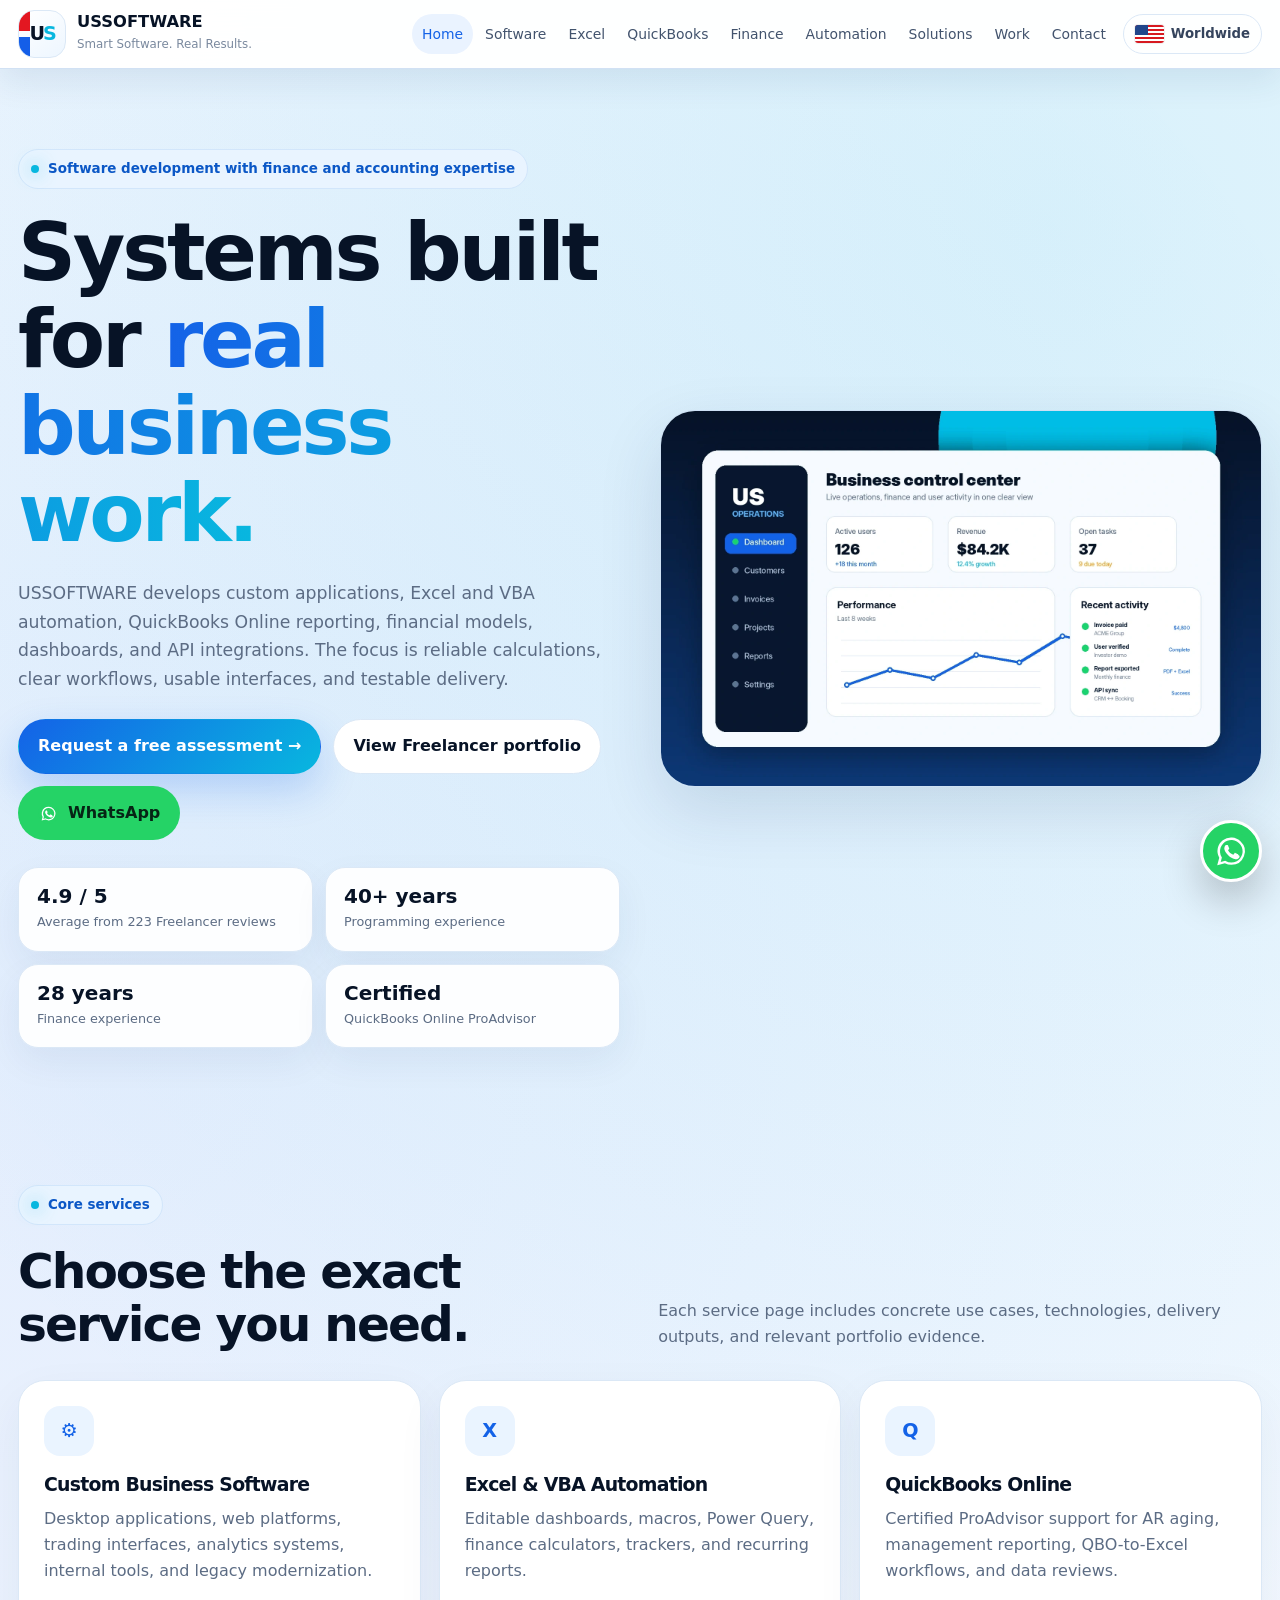
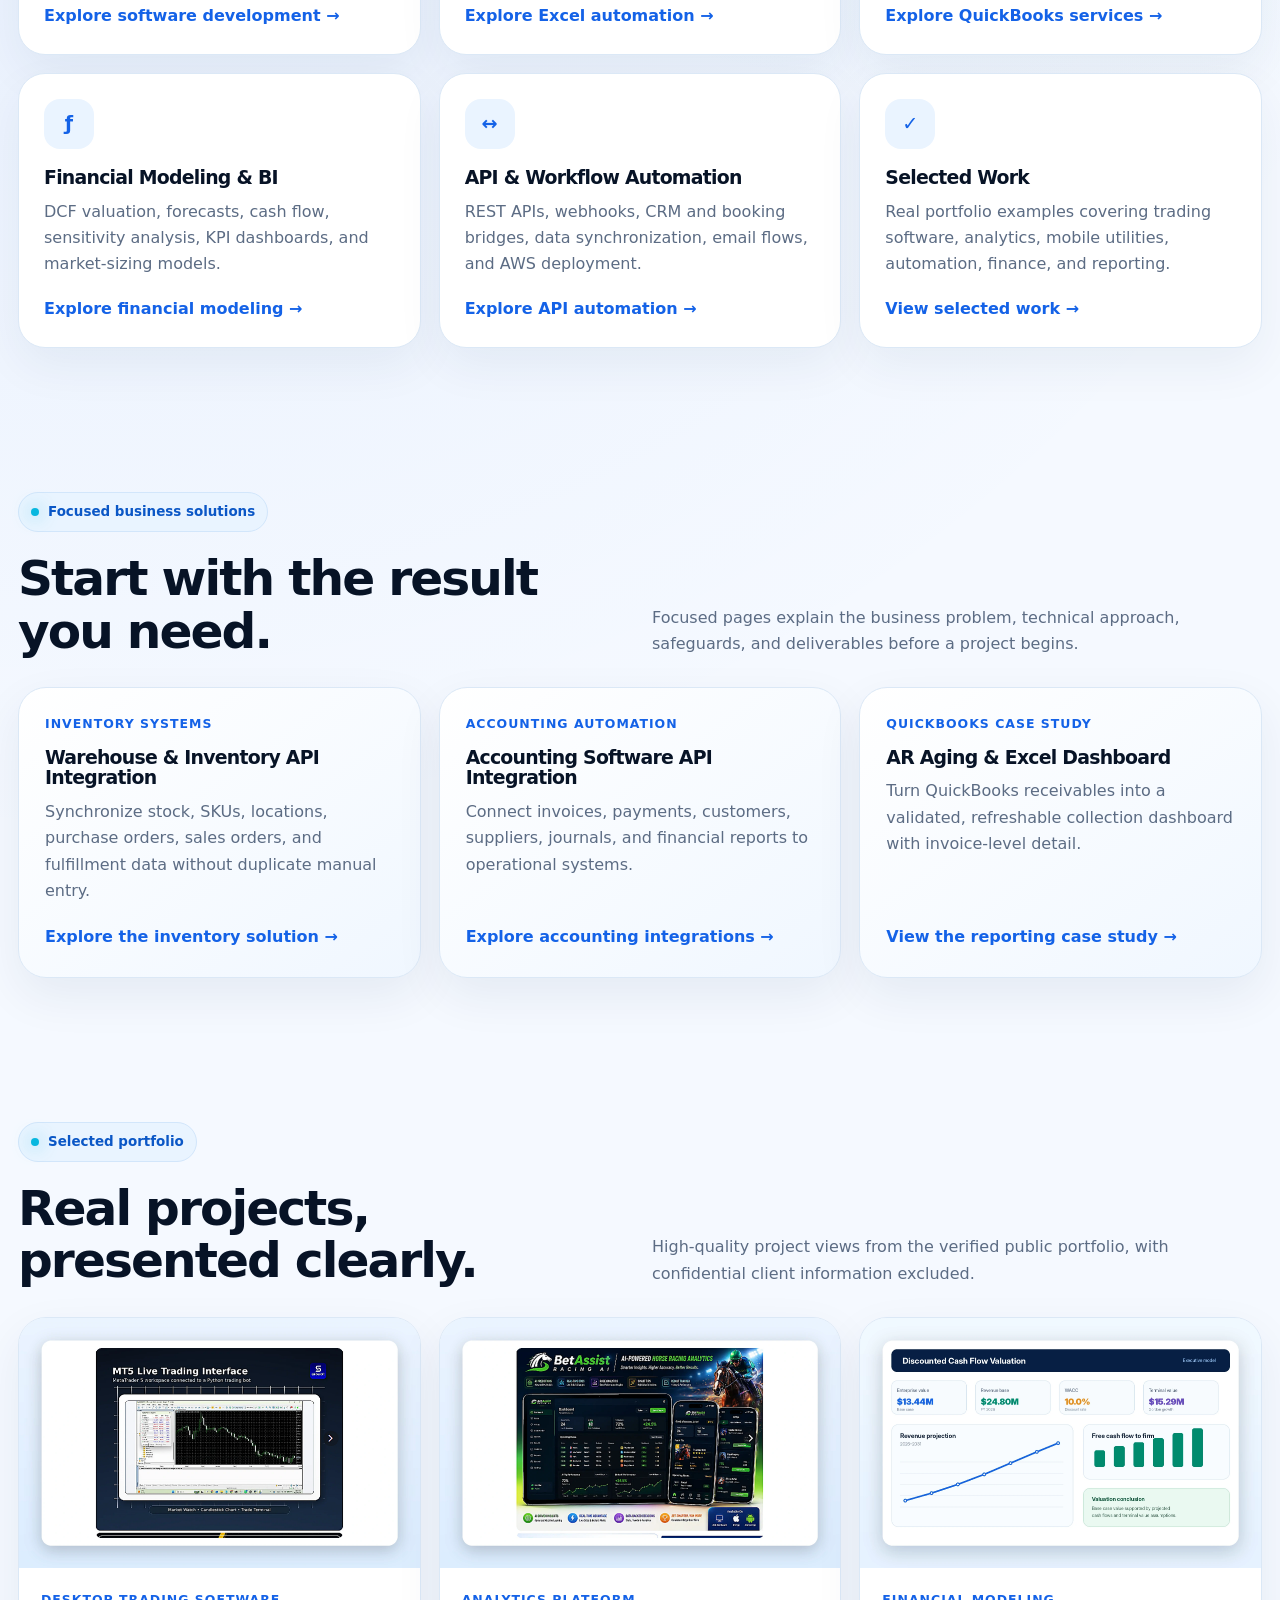
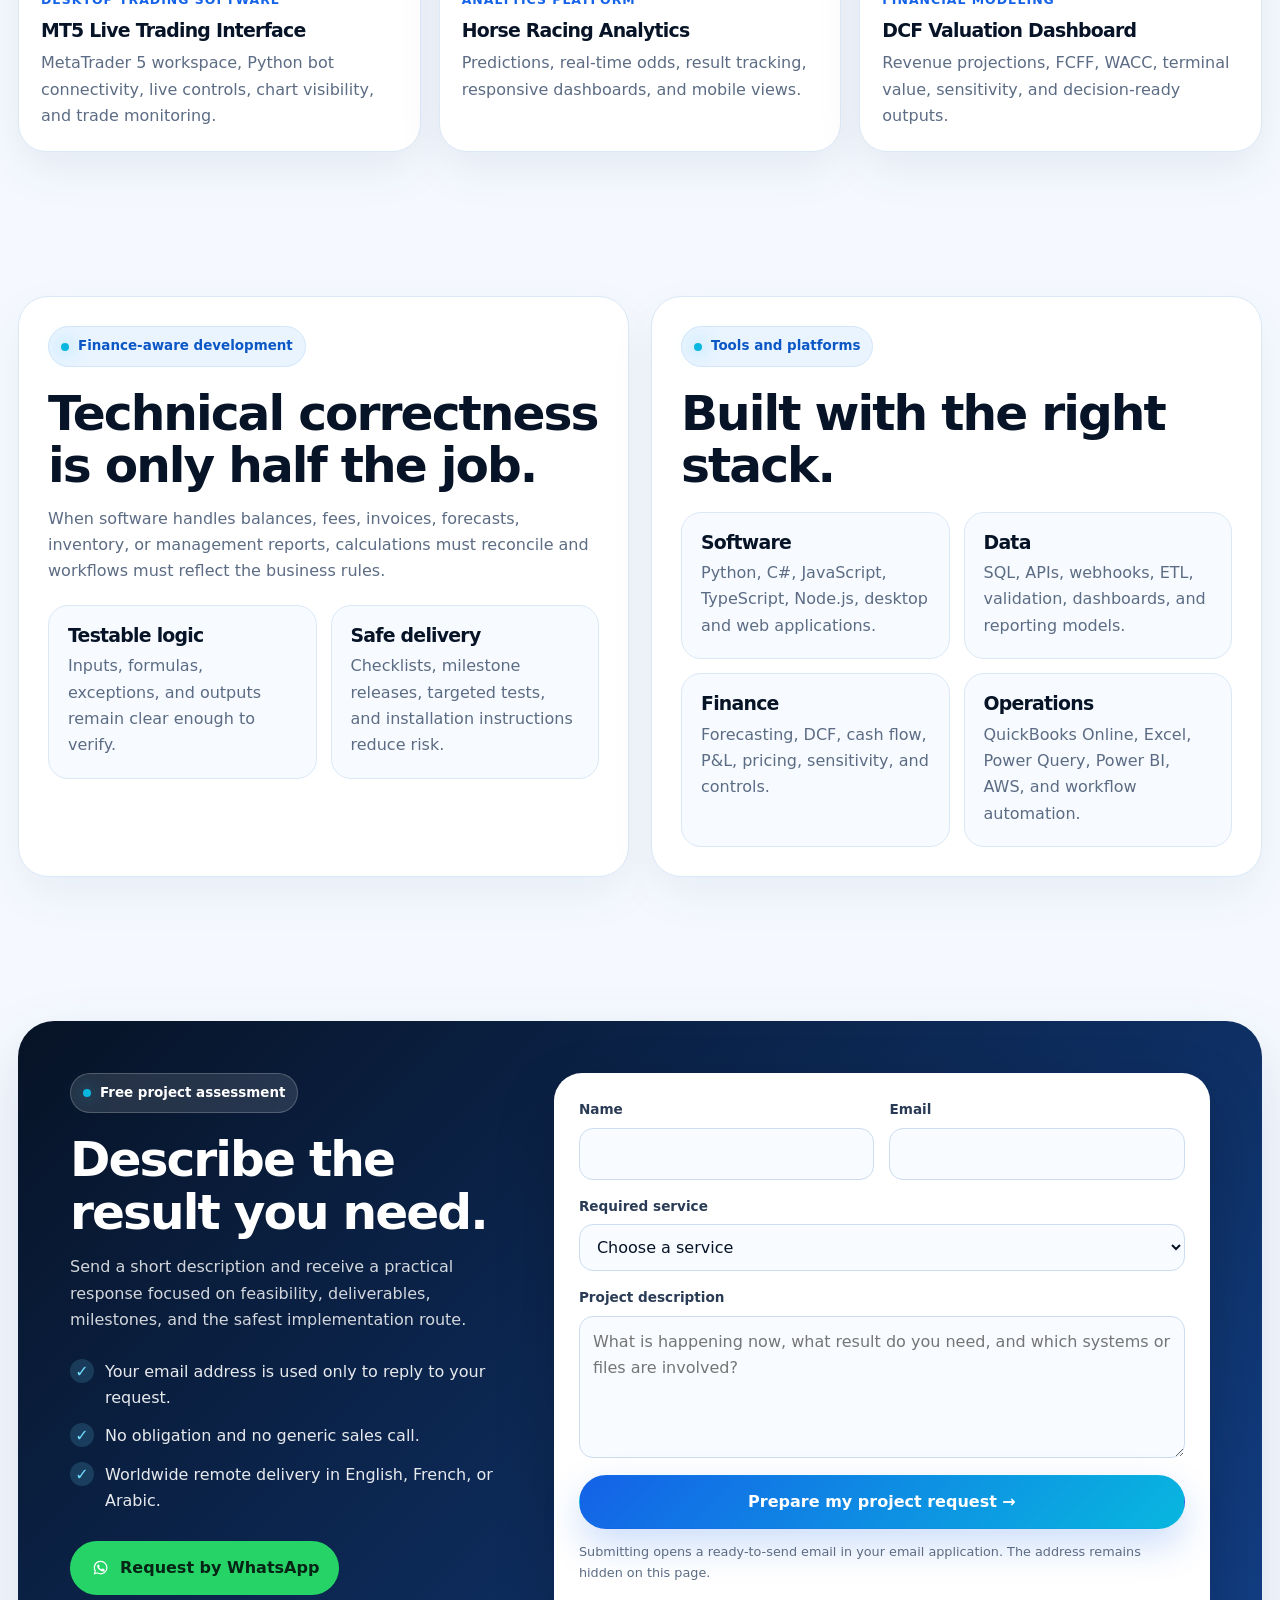
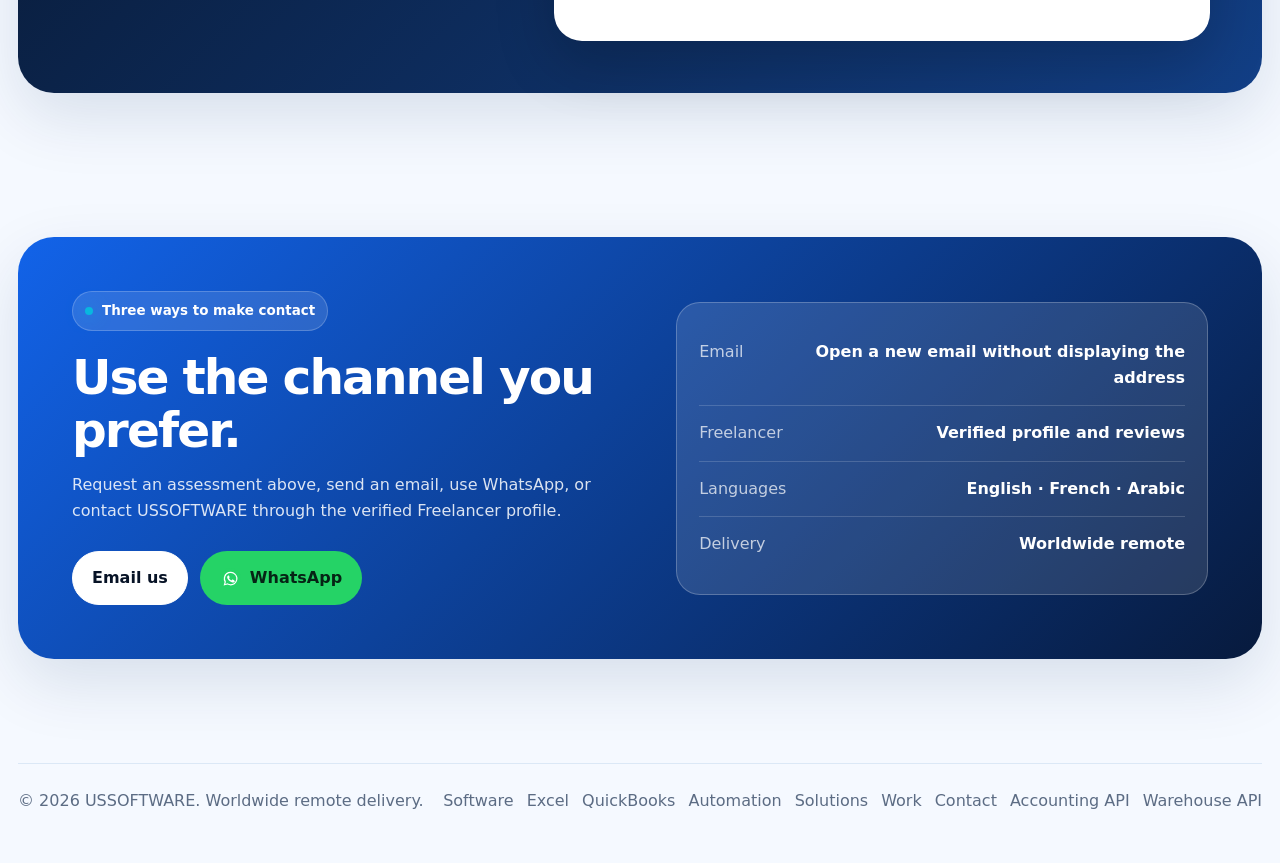
<file: index.html>
<!DOCTYPE html>

<html lang="en">
<head>
<meta charset="utf-8"/>
<meta content="width=device-width,initial-scale=1,viewport-fit=cover" name="viewport"/>
<title>Custom Software, Excel Automation &amp; QuickBooks Services | USSOFTWARE</title>
<meta content="Custom software, Excel and VBA automation, certified QuickBooks Online ProAdvisor services, financial dashboards, inventory systems, and API integration for businesses worldwide." name="description"/>
<meta content="index,follow,max-image-preview:large" name="robots"/>
<link href="https://ussoftware.online/" rel="canonical"/>
<meta content="#071326" name="theme-color"/>
<meta content="website" property="og:type"/>
<meta content="USSOFTWARE" property="og:site_name"/>
<meta content="Custom Software, Excel Automation &amp; QuickBooks Services | USSOFTWARE" property="og:title"/>
<meta content="Custom software, Excel automation, QuickBooks reporting, inventory systems, financial dashboards, and API integration for businesses worldwide." property="og:description"/>
<meta content="https://ussoftware.online/" property="og:url"/>
<meta content="https://ussoftware.online/assets/social-card.jpg" property="og:image"/>
<meta content="summary_large_image" name="twitter:card"/>
<link href="/assets/favicon.svg" rel="icon" type="image/svg+xml"/>
<link href="/assets/styles.css?v=4.2" rel="stylesheet"/>
<script type="application/ld+json">
    {
      "@context": "https://schema.org",
      "@graph": [
        {
          "@type": "ProfessionalService",
          "@id": "https://ussoftware.online/#business",
          "name": "USSOFTWARE",
          "url": "https://ussoftware.online/",
          "logo": "https://ussoftware.online/assets/favicon.svg",
          "image": "https://ussoftware.online/assets/social-card.jpg",
          "description": "Custom software, Excel automation, certified QuickBooks Online ProAdvisor services, financial modeling, dashboards, inventory systems, and API integration for businesses worldwide.",
          "areaServed": "Worldwide",
          "knowsLanguage": ["English", "French", "Arabic"],
          "sameAs": [
            "https://www.freelancer.com/u/saliba04",
            "https://github.com/ussoftware1"
          ],
          "serviceType": [
            "Custom Software Development",
            "Excel and VBA Automation",
            "QuickBooks Online Consulting",
            "Financial Modeling",
            "Warehouse and Inventory API Integration",
            "Accounting Software API Integration"
          ]
        },
        {
          "@type": "WebSite",
          "url": "https://ussoftware.online/",
          "name": "USSOFTWARE"
        }
      ]
    }
  </script>
</head>
<body>
<a class="skip-link" href="#main">Skip to content</a>
<header class="topbar">
<a aria-label="USSOFTWARE home" class="brand" href="/">
<span aria-hidden="true" class="brand-mark"><span>U<b>S</b></span></span>
<span><strong>USSOFTWARE</strong><em>Smart Software. Real Results.</em></span>
</a>
<button aria-expanded="false" aria-label="Open navigation" class="menu-btn" type="button">☰</button>
<nav aria-label="Main navigation">
<a aria-current="page" href="/">Home</a>
<a href="/custom-software/">Software</a>
<a href="/excel-automation/">Excel</a>
<a href="/quickbooks-online/">QuickBooks</a>
<a href="/financial-modeling/">Finance</a>
<a href="/api-automation/">Automation</a>
<a href="/solutions/">Solutions</a><a href="/work/">Work</a>
<a href="/#project-assessment">Contact</a>
<span class="flag-pill"><span aria-hidden="true" class="mini-flag"></span>Worldwide</span>
</nav>
</header>
<main id="main">
<section class="hero">
<div class="shell hero-grid">
<div class="reveal">
<div class="eyebrow"><span class="dot"></span>Software development with finance and accounting expertise</div>
<h1>Systems built for <span class="gradient">real business work.</span></h1>
<p class="lead">USSOFTWARE develops custom applications, Excel and VBA automation, QuickBooks Online reporting, financial models, dashboards, and API integrations. The focus is reliable calculations, clear workflows, usable interfaces, and testable delivery.</p>
<div class="cta-row">
<a class="btn primary" href="#project-assessment">Request a free assessment →</a>
<a class="btn secondary" href="https://www.freelancer.com/u/saliba04" rel="noopener" target="_blank">View Freelancer portfolio</a>
<a class="btn green" href="https://wa.me/9613613731?text=Hello%2C%20I%20visited%20USSOFTWARE%20and%20would%20like%20to%20discuss%20a%20project." rel="noopener" target="_blank">
<img alt="" class="whatsapp-mini" src="/assets/whatsapp.svg"/>WhatsApp
            </a>
</div>
<div class="proof-grid">
<div class="proof"><strong>4.9 / 5</strong><span>Average from 223 Freelancer reviews</span></div>
<div class="proof"><strong>40+ years</strong><span>Programming experience</span></div>
<div class="proof"><strong>28 years</strong><span>Finance experience</span></div>
<div class="proof"><strong>Certified</strong><span>QuickBooks Online ProAdvisor</span></div>
</div>
</div>
<div class="hero-visual reveal">
<img alt="Custom business software dashboard" height="1000" src="/assets/software-hero.webp" width="1600"/>
</div>
</div>
</section>
<section>
<div class="shell">
<div class="section-head">
<div>
<div class="eyebrow"><span class="dot"></span>Core services</div>
<h2>Choose the exact service you need.</h2>
</div>
<p>Each service page includes concrete use cases, technologies, delivery outputs, and relevant portfolio evidence.</p>
</div>
<div class="cards">
<a class="card reveal" href="/custom-software/">
<div class="icon">⚙</div>
<h3>Custom Business Software</h3>
<p>Desktop applications, web platforms, trading interfaces, analytics systems, internal tools, and legacy modernization.</p>
<span class="more">Explore software development →</span>
</a>
<a class="card reveal" href="/excel-automation/">
<div class="icon">X</div>
<h3>Excel &amp; VBA Automation</h3>
<p>Editable dashboards, macros, Power Query, finance calculators, trackers, and recurring reports.</p>
<span class="more">Explore Excel automation →</span>
</a>
<a class="card reveal" href="/quickbooks-online/">
<div class="icon">Q</div>
<h3>QuickBooks Online</h3>
<p>Certified ProAdvisor support for AR aging, management reporting, QBO-to-Excel workflows, and data reviews.</p>
<span class="more">Explore QuickBooks services →</span>
</a>
<a class="card reveal" href="/financial-modeling/">
<div class="icon">ƒ</div>
<h3>Financial Modeling &amp; BI</h3>
<p>DCF valuation, forecasts, cash flow, sensitivity analysis, KPI dashboards, and market-sizing models.</p>
<span class="more">Explore financial modeling →</span>
</a>
<a class="card reveal" href="/api-automation/">
<div class="icon">↔</div>
<h3>API &amp; Workflow Automation</h3>
<p>REST APIs, webhooks, CRM and booking bridges, data synchronization, email flows, and AWS deployment.</p>
<span class="more">Explore API automation →</span>
</a>
<a class="card reveal" href="/work/">
<div class="icon">✓</div>
<h3>Selected Work</h3>
<p>Real portfolio examples covering trading software, analytics, mobile utilities, automation, finance, and reporting.</p>
<span class="more">View selected work →</span>
</a>
</div>
</div>
</section>
<section aria-labelledby="buyer-solutions" id="specialized-solutions">
<div class="shell">
<div class="section-head">
<div>
<div class="eyebrow"><span class="dot"></span>Focused business solutions</div>
<h2 id="buyer-solutions">Start with the result you need.</h2>
</div>
<p>Focused pages explain the business problem, technical approach, safeguards, and deliverables before a project begins.</p>
</div>
<div class="solution-links">
<a class="solution-link reveal" href="/warehouse-inventory-api-integration/">
<span class="kicker">Inventory systems</span>
<h3>Warehouse &amp; Inventory API Integration</h3>
<p>Synchronize stock, SKUs, locations, purchase orders, sales orders, and fulfillment data without duplicate manual entry.</p>
<span class="more">Explore the inventory solution →</span>
</a>
<a class="solution-link reveal" href="/accounting-software-api-integration/">
<span class="kicker">Accounting automation</span>
<h3>Accounting Software API Integration</h3>
<p>Connect invoices, payments, customers, suppliers, journals, and financial reports to operational systems.</p>
<span class="more">Explore accounting integrations →</span>
</a>
<a class="solution-link reveal" href="/quickbooks-ar-aging-excel-dashboard/">
<span class="kicker">QuickBooks case study</span>
<h3>AR Aging &amp; Excel Dashboard</h3>
<p>Turn QuickBooks receivables into a validated, refreshable collection dashboard with invoice-level detail.</p>
<span class="more">View the reporting case study →</span>
</a>
</div>
</div>
</section>
<section>
<div class="shell">
<div class="section-head">
<div>
<div class="eyebrow"><span class="dot"></span>Selected portfolio</div>
<h2>Real projects, presented clearly.</h2>
</div>
<p>High-quality project views from the verified public portfolio, with confidential client information excluded.</p>
</div>
<div class="portfolio-grid">
<a class="portfolio-card reveal" href="/work/#mt5">
<div class="image-frame"><img alt="MT5 live trading interface" height="1000" loading="lazy" src="/assets/work-mt5.webp" width="1600"/></div>
<div class="portfolio-body"><small>Desktop trading software</small><h3>MT5 Live Trading Interface</h3><p>MetaTrader 5 workspace, Python bot connectivity, live controls, chart visibility, and trade monitoring.</p></div>
</a>
<a class="portfolio-card reveal" href="/work/#betassist">
<div class="image-frame"><img alt="Horse racing analytics platform" height="1000" loading="lazy" src="/assets/work-betassist.webp" width="1600"/></div>
<div class="portfolio-body"><small>Analytics platform</small><h3>Horse Racing Analytics</h3><p>Predictions, real-time odds, result tracking, responsive dashboards, and mobile views.</p></div>
</a>
<a class="portfolio-card reveal" href="/work/#dcf">
<div class="image-frame"><img alt="DCF valuation dashboard" height="1000" loading="lazy" src="/assets/work-dcf.webp" width="1600"/></div>
<div class="portfolio-body"><small>Financial modeling</small><h3>DCF Valuation Dashboard</h3><p>Revenue projections, FCFF, WACC, terminal value, sensitivity, and decision-ready outputs.</p></div>
</a>
</div>
</div>
</section>
<section>
<div class="shell split">
<div class="panel reveal">
<div class="eyebrow"><span class="dot"></span>Finance-aware development</div>
<h2>Technical correctness is only half the job.</h2>
<p>When software handles balances, fees, invoices, forecasts, inventory, or management reports, calculations must reconcile and workflows must reflect the business rules.</p>
<div class="feature-grid">
<div class="feature"><h3>Testable logic</h3><p>Inputs, formulas, exceptions, and outputs remain clear enough to verify.</p></div>
<div class="feature"><h3>Safe delivery</h3><p>Checklists, milestone releases, targeted tests, and installation instructions reduce risk.</p></div>
</div>
</div>
<div class="panel reveal">
<div class="eyebrow"><span class="dot"></span>Tools and platforms</div>
<h2>Built with the right stack.</h2>
<div class="feature-grid">
<div class="feature"><h3>Software</h3><p>Python, C#, JavaScript, TypeScript, Node.js, desktop and web applications.</p></div>
<div class="feature"><h3>Data</h3><p>SQL, APIs, webhooks, ETL, validation, dashboards, and reporting models.</p></div>
<div class="feature"><h3>Finance</h3><p>Forecasting, DCF, cash flow, P&amp;L, pricing, sensitivity, and controls.</p></div>
<div class="feature"><h3>Operations</h3><p>QuickBooks Online, Excel, Power Query, Power BI, AWS, and workflow automation.</p></div>
</div>
</div>
</div>
</section>
<section id="project-assessment">
<div class="shell">
<div class="assessment-wrap reveal">
<div class="assessment-copy">
<div class="eyebrow" style="background:rgba(255,255,255,.12);border-color:rgba(255,255,255,.2);color:#fff"><span class="dot"></span>Free project assessment</div>
<h2>Describe the result you need.</h2>
<p>Send a short description and receive a practical response focused on feasibility, deliverables, milestones, and the safest implementation route.</p>
<ul class="assessment-points">
<li>Your email address is used only to reply to your request.</li>
<li>No obligation and no generic sales call.</li>
<li>Worldwide remote delivery in English, French, or Arabic.</li>
</ul>
<div class="cta-row">
<a class="btn green" href="https://wa.me/9613613731?text=Hello%2C%20I%20would%20like%20a%20free%20project%20assessment." rel="noopener" target="_blank">
<img alt="" class="whatsapp-mini" src="/assets/whatsapp.svg"/>Request by WhatsApp
              </a>
</div>
</div>
<form class="assessment-form" data-assessment-form="">
<div class="form-grid">
<div class="field">
<label for="assessment-name">Name</label>
<input autocomplete="name" id="assessment-name" name="name" required=""/>
</div>
<div class="field">
<label for="assessment-email">Email</label>
<input autocomplete="email" id="assessment-email" name="email" required="" type="email"/>
</div>
<div class="field full">
<label for="assessment-service">Required service</label>
<select id="assessment-service" name="service" required="">
<option value="">Choose a service</option>
<option>Custom business software</option>
<option>Excel or VBA automation</option>
<option>QuickBooks Online reporting</option>
<option>Financial modeling or Power BI</option>
<option>Warehouse or inventory integration</option>
<option>Accounting software API integration</option>
<option>Other software or automation</option>
</select>
</div>
<div class="field full">
<label for="assessment-details">Project description</label>
<textarea id="assessment-details" minlength="20" name="details" placeholder="What is happening now, what result do you need, and which systems or files are involved?" required=""></textarea>
</div>
</div>
<button class="btn primary" type="submit">Prepare my project request →</button>
<p class="form-note">Submitting opens a ready-to-send email in your email application. The address remains hidden on this page.</p>
<p aria-live="polite" class="form-status" data-form-status=""></p>
</form>
</div>
</div>
</section>
<section id="contact">
<div class="shell">
<div class="contact-box reveal">
<div>
<div class="eyebrow" style="background:rgba(255,255,255,.12);border-color:rgba(255,255,255,.2);color:#fff"><span class="dot"></span>Three ways to make contact</div>
<h2>Use the channel you prefer.</h2>
<p>Request an assessment above, send an email, use WhatsApp, or contact USSOFTWARE through the verified Freelancer profile.</p>
<div class="cta-row">
<a class="btn light" data-email="" data-subject="Project inquiry from USSOFTWARE" href="#">Email us</a>
<a class="btn green" href="https://wa.me/9613613731?text=Hello%2C%20I%20visited%20USSOFTWARE%20and%20would%20like%20to%20discuss%20a%20project." rel="noopener" target="_blank">
<img alt="" class="whatsapp-mini" src="/assets/whatsapp.svg"/>WhatsApp
              </a>
</div>
</div>
<div class="contact-card">
<div class="contact-row"><span>Email</span><strong>Open a new email without displaying the address</strong></div>
<div class="contact-row"><span>Freelancer</span><strong><a href="https://www.freelancer.com/u/saliba04" rel="noopener" target="_blank">Verified profile and reviews</a></strong></div>
<div class="contact-row"><span>Languages</span><strong>English · French · Arabic</strong></div>
<div class="contact-row"><span>Delivery</span><strong>Worldwide remote</strong></div>
</div>
</div>
</div>
</section>
</main>
<footer>
<div class="shell footer-inner">
<span>© <span data-year=""></span> USSOFTWARE. Worldwide remote delivery.</span>
<div class="footer-links">
<a href="/custom-software/">Software</a>
<a href="/excel-automation/">Excel</a>
<a href="/quickbooks-online/">QuickBooks</a>
<a href="/api-automation/">Automation</a>
<a href="/solutions/">Solutions</a><a href="/work/">Work</a>
<a href="/#project-assessment">Contact</a>
<a href="/accounting-software-api-integration/">Accounting API</a><a href="/warehouse-inventory-api-integration/">Warehouse API</a></div>
</div>
</footer>
<a aria-label="Contact USSOFTWARE on WhatsApp" class="whatsapp-float" href="https://wa.me/9613613731?text=Hello%2C%20I%20visited%20USSOFTWARE%20and%20would%20like%20to%20discuss%20a%20project." rel="noopener" target="_blank">
<img alt="" src="/assets/whatsapp.svg"/>
</a>
<script defer="" src="/assets/main.js"></script>
<script data-cf-beacon='{"token":"175af1d7c566448f83ae9717b216f542"}' defer="" src="https://static.cloudflareinsights.com/beacon.min.js"></script>
</body>
</html>
</file>
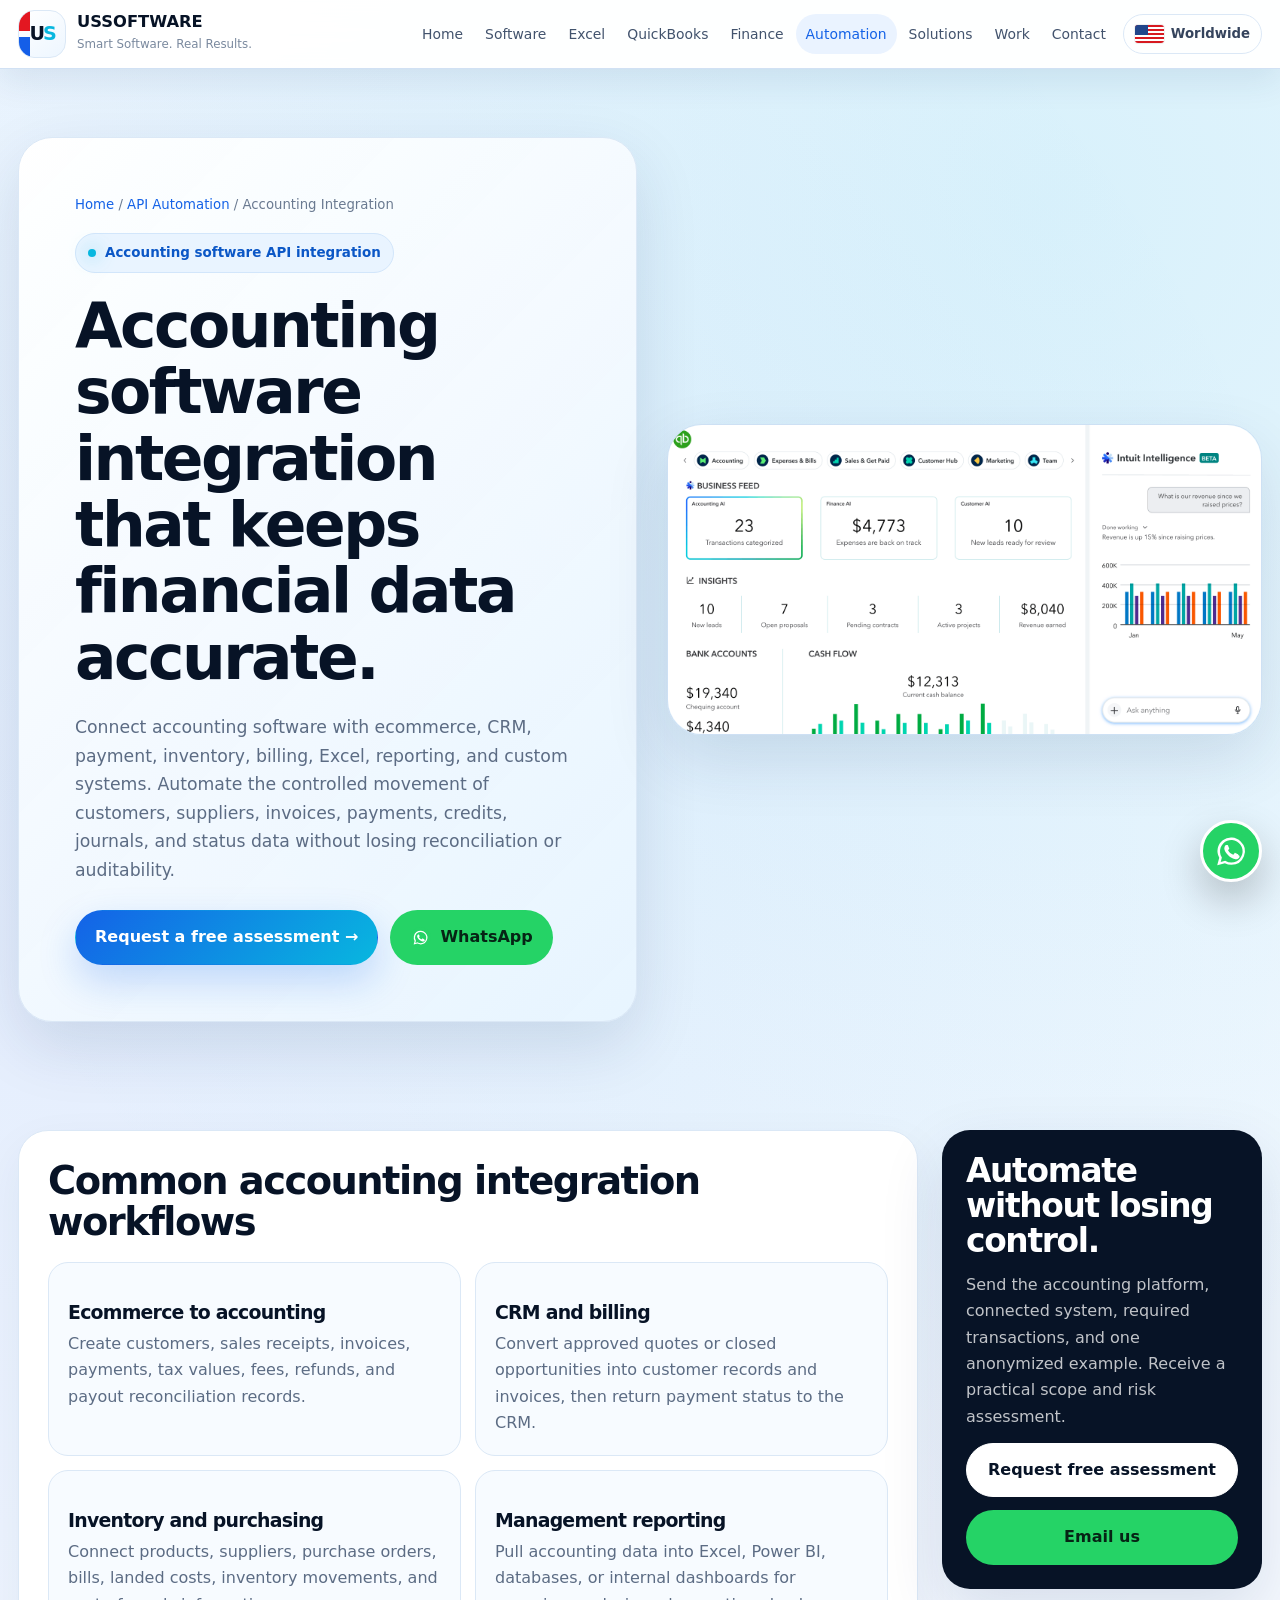
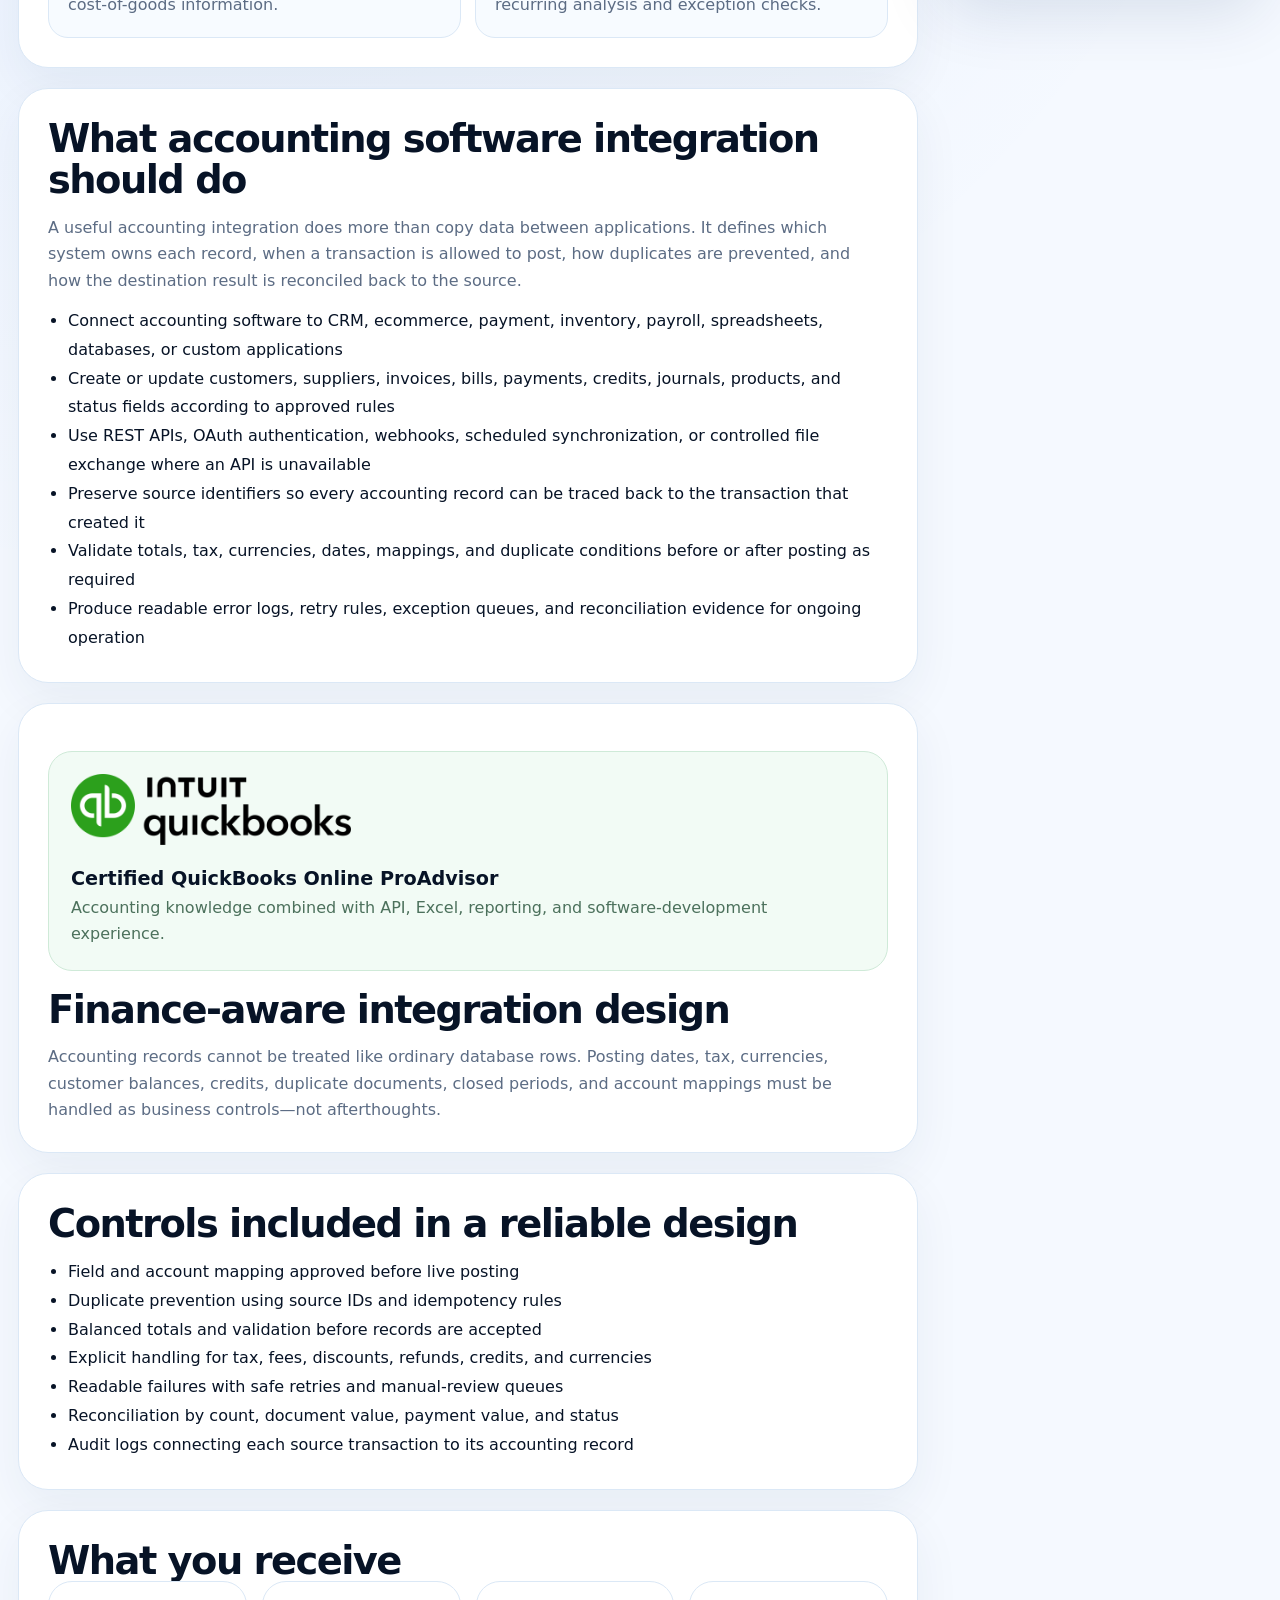
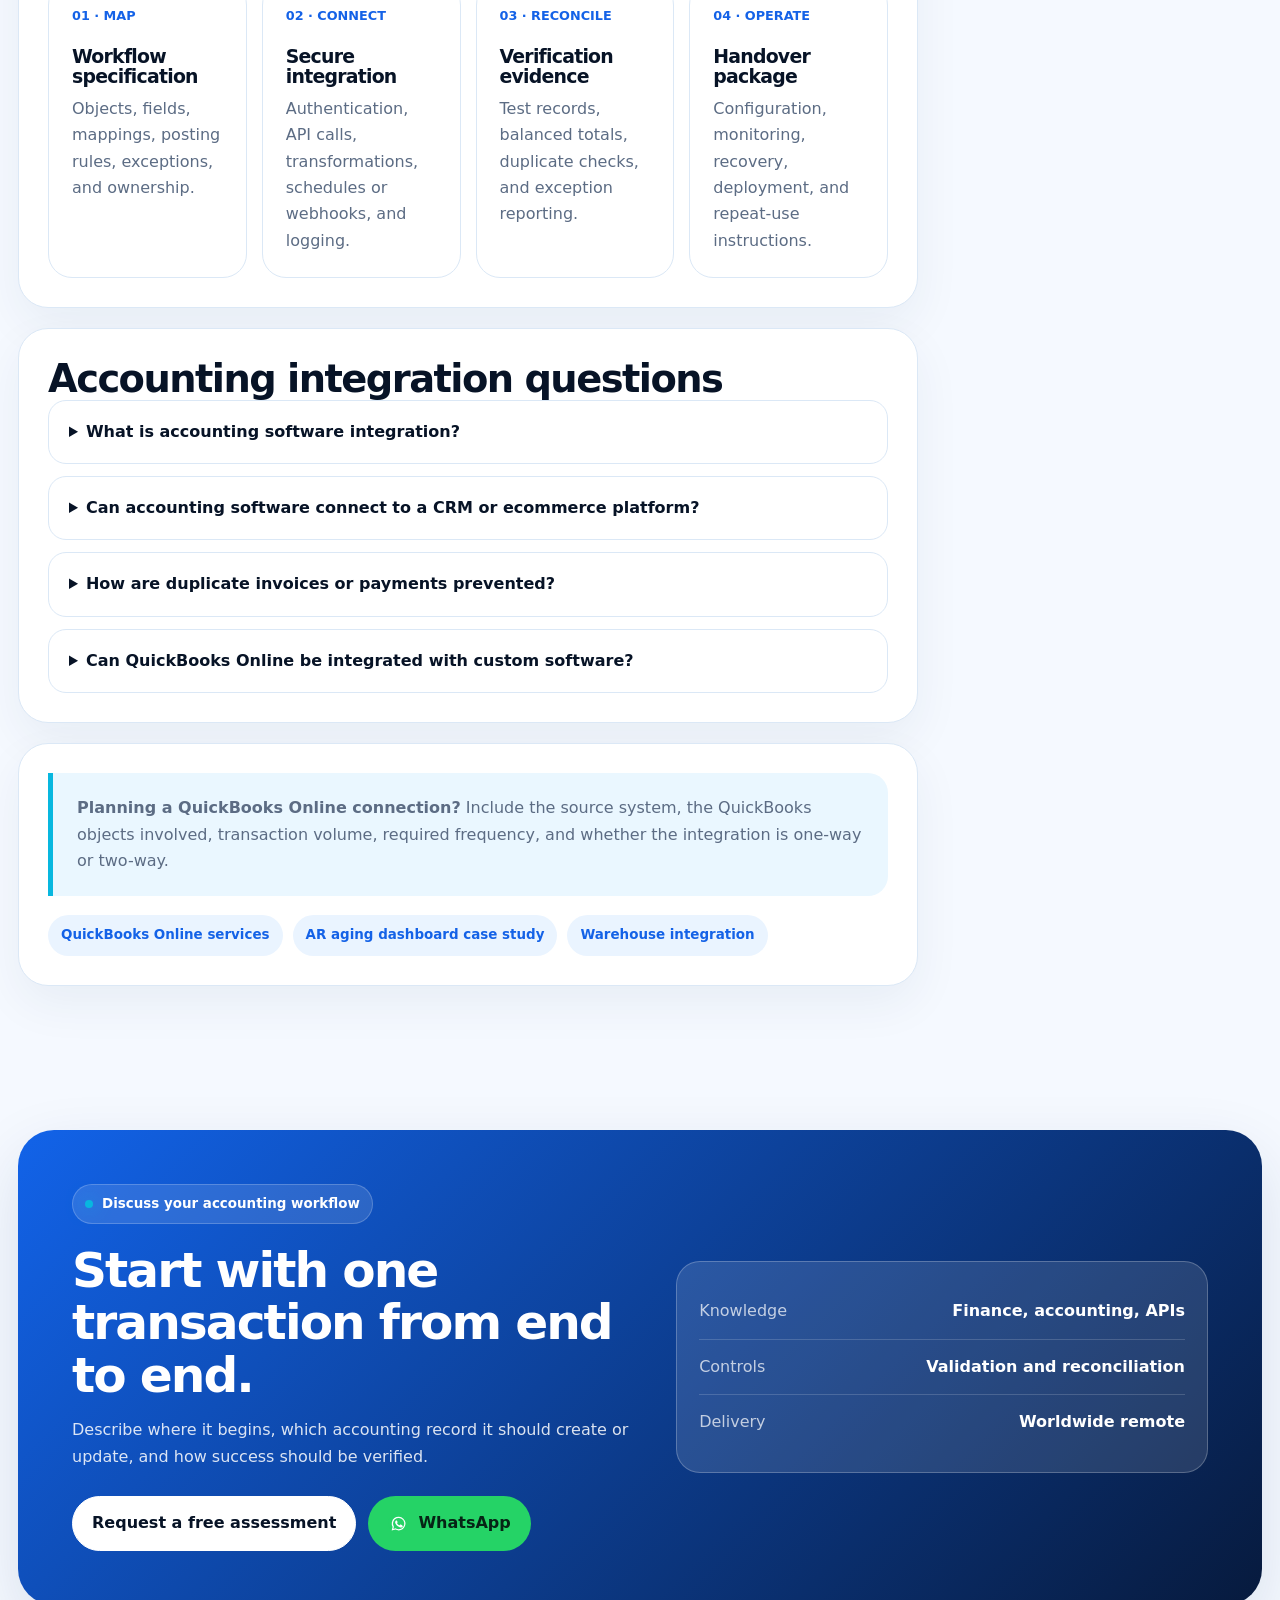
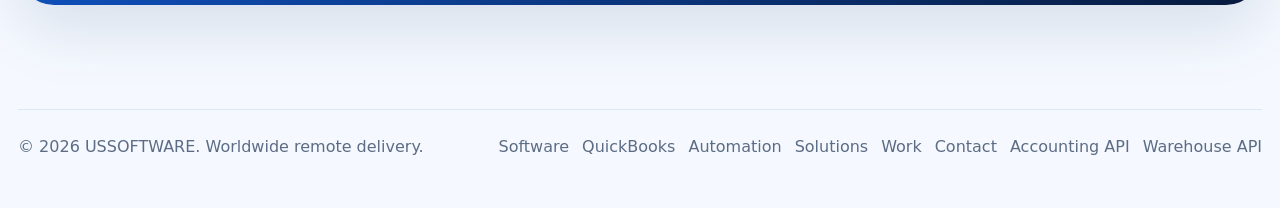
<file: accounting-software-api-integration/index.html>
<!DOCTYPE html>

<html lang="en">
<head>
<meta charset="utf-8"/>
<meta content="width=device-width,initial-scale=1,viewport-fit=cover" name="viewport"/>
<title>Accounting Software Integration &amp; API Services | USSOFTWARE</title>
<meta content="Accounting software integration services for QuickBooks, ecommerce, CRM, payments, inventory and reporting, with secure APIs, validation and reconciliation." name="description"/>
<meta content="index,follow,max-image-preview:large" name="robots"/>
<link href="https://ussoftware.online/accounting-software-api-integration/" rel="canonical"/>
<meta content="#071326" name="theme-color"/>
<meta content="website" property="og:type"/>
<meta content="USSOFTWARE" property="og:site_name"/>
<meta content="Accounting Software Integration &amp; API Services | USSOFTWARE" property="og:title"/>
<meta content="Connect accounting software to ecommerce, CRM, payments, inventory, Excel, reporting, and custom systems with validation and reconciliation." property="og:description"/>
<meta content="https://ussoftware.online/accounting-software-api-integration/" property="og:url"/>
<meta content="https://ussoftware.online/assets/qbo-dashboard-official.png" property="og:image"/>
<meta content="summary_large_image" name="twitter:card"/>
<link href="/assets/favicon.svg" rel="icon" type="image/svg+xml"/>
<link href="/assets/styles.css?v=4.2" rel="stylesheet"/>
<script type="application/ld+json">
    {
      "@context": "https://schema.org",
      "@graph": [
        {
          "@type": "Service",
          "name": "Accounting Software Integration & API Services",
          "url": "https://ussoftware.online/accounting-software-api-integration/",
          "provider": {
            "@type": "ProfessionalService",
            "name": "USSOFTWARE",
            "url": "https://ussoftware.online/"
          },
          "areaServed": "Worldwide",
          "description": "Accounting software integration for QuickBooks, ecommerce, CRM, payments, inventory, Excel, reporting, and custom systems with validation and reconciliation."
        },
        {
          "@type": "BreadcrumbList",
          "itemListElement": [
            {"@type": "ListItem", "position": 1, "name": "Home", "item": "https://ussoftware.online/"},
            {"@type": "ListItem", "position": 2, "name": "API Automation", "item": "https://ussoftware.online/api-automation/"},
            {"@type": "ListItem", "position": 3, "name": "Accounting Software API Integration"}
          ]
        }
      ]
    }
  </script>
</head>
<body>
<a class="skip-link" href="#main">Skip to content</a>
<header class="topbar">
<a aria-label="USSOFTWARE home" class="brand" href="/">
<span aria-hidden="true" class="brand-mark"><span>U<b>S</b></span></span>
<span><strong>USSOFTWARE</strong><em>Smart Software. Real Results.</em></span>
</a>
<button aria-expanded="false" aria-label="Open navigation" class="menu-btn" type="button">☰</button>
<nav aria-label="Main navigation">
<a href="/">Home</a>
<a href="/custom-software/">Software</a>
<a href="/excel-automation/">Excel</a>
<a href="/quickbooks-online/">QuickBooks</a>
<a href="/financial-modeling/">Finance</a>
<a aria-current="page" href="/api-automation/">Automation</a>
<a href="/solutions/">Solutions</a><a href="/work/">Work</a>
<a href="/#project-assessment">Contact</a>
<span class="flag-pill"><span aria-hidden="true" class="mini-flag"></span>Worldwide</span>
</nav>
</header>
<main id="main">
<section class="page-hero">
<div class="shell page-hero-grid">
<div class="hero-surface reveal">
<div class="breadcrumbs"><a href="/">Home</a> / <a href="/api-automation/">API Automation</a> / Accounting Integration</div>
<div class="eyebrow"><span class="dot"></span>Accounting software API integration</div>
<h1 class="compact-title">Accounting software integration that keeps financial data accurate.</h1>
<p class="lead">Connect accounting software with ecommerce, CRM, payment, inventory, billing, Excel, reporting, and custom systems. Automate the controlled movement of customers, suppliers, invoices, payments, credits, journals, and status data without losing reconciliation or auditability.</p>
<div class="cta-row">
<a class="btn primary" href="/#project-assessment">Request a free assessment →</a>
<a class="btn green" href="https://wa.me/9613613731?text=Hello%2C%20I%20need%20help%20with%20an%20accounting%20software%20API%20integration." rel="noopener" target="_blank"><img alt="" class="whatsapp-mini" src="/assets/whatsapp.svg"/>WhatsApp</a>
</div>
</div>
<div class="page-visual reveal">
<img alt="Accounting software API integration dashboard" height="1000" src="/assets/qbo-dashboard-official.png" width="1600"/>
</div>
</div>
</section>
<section>
<div class="shell content-grid">
<div class="content-main">
<div class="content-block reveal">
<h2>Common accounting integration workflows</h2>
<div class="use-case-grid">
<div class="use-case"><h3>Ecommerce to accounting</h3><p>Create customers, sales receipts, invoices, payments, tax values, fees, refunds, and payout reconciliation records.</p></div>
<div class="use-case"><h3>CRM and billing</h3><p>Convert approved quotes or closed opportunities into customer records and invoices, then return payment status to the CRM.</p></div>
<div class="use-case"><h3>Inventory and purchasing</h3><p>Connect products, suppliers, purchase orders, bills, landed costs, inventory movements, and cost-of-goods information.</p></div>
<div class="use-case"><h3>Management reporting</h3><p>Pull accounting data into Excel, Power BI, databases, or internal dashboards for recurring analysis and exception checks.</p></div>
</div>
</div><div class="content-block reveal"><h2>What accounting software integration should do</h2><p>A useful accounting integration does more than copy data between applications. It defines which system owns each record, when a transaction is allowed to post, how duplicates are prevented, and how the destination result is reconciled back to the source.</p><ul><li>Connect accounting software to CRM, ecommerce, payment, inventory, payroll, spreadsheets, databases, or custom applications</li><li>Create or update customers, suppliers, invoices, bills, payments, credits, journals, products, and status fields according to approved rules</li><li>Use REST APIs, OAuth authentication, webhooks, scheduled synchronization, or controlled file exchange where an API is unavailable</li><li>Preserve source identifiers so every accounting record can be traced back to the transaction that created it</li><li>Validate totals, tax, currencies, dates, mappings, and duplicate conditions before or after posting as required</li><li>Produce readable error logs, retry rules, exception queues, and reconciliation evidence for ongoing operation</li></ul></div>
<div class="content-block reveal">
<div class="qbo-brand">
<img alt="Intuit QuickBooks logo" height="328" src="/assets/quickbooks-logo.webp" width="1280"/>
<div><strong>Certified QuickBooks Online ProAdvisor</strong><span>Accounting knowledge combined with API, Excel, reporting, and software-development experience.</span></div>
</div>
<h2>Finance-aware integration design</h2>
<p>Accounting records cannot be treated like ordinary database rows. Posting dates, tax, currencies, customer balances, credits, duplicate documents, closed periods, and account mappings must be handled as business controls—not afterthoughts.</p>
</div>
<div class="content-block reveal">
<h2>Controls included in a reliable design</h2>
<ul>
<li>Field and account mapping approved before live posting</li>
<li>Duplicate prevention using source IDs and idempotency rules</li>
<li>Balanced totals and validation before records are accepted</li>
<li>Explicit handling for tax, fees, discounts, refunds, credits, and currencies</li>
<li>Readable failures with safe retries and manual-review queues</li>
<li>Reconciliation by count, document value, payment value, and status</li>
<li>Audit logs connecting each source transaction to its accounting record</li>
</ul>
</div>
<div class="content-block reveal">
<h2>What you receive</h2>
<div class="process-grid">
<div class="process"><span class="num">01 · MAP</span><h3>Workflow specification</h3><p>Objects, fields, mappings, posting rules, exceptions, and ownership.</p></div>
<div class="process"><span class="num">02 · CONNECT</span><h3>Secure integration</h3><p>Authentication, API calls, transformations, schedules or webhooks, and logging.</p></div>
<div class="process"><span class="num">03 · RECONCILE</span><h3>Verification evidence</h3><p>Test records, balanced totals, duplicate checks, and exception reporting.</p></div>
<div class="process"><span class="num">04 · OPERATE</span><h3>Handover package</h3><p>Configuration, monitoring, recovery, deployment, and repeat-use instructions.</p></div>
</div>
</div>
<div class="content-block reveal"><h2>Accounting integration questions</h2><div class="faq"><details><summary>What is accounting software integration?</summary><p>It is the controlled exchange of accounting data with other business systems so records can be created, updated, validated, and reconciled without repeated manual entry.</p></details><details><summary>Can accounting software connect to a CRM or ecommerce platform?</summary><p>Yes, when the systems expose suitable APIs or supported exports. Typical flows include customers, invoices, orders, payments, refunds, tax values, and status updates.</p></details><details><summary>How are duplicate invoices or payments prevented?</summary><p>A reliable integration stores source identifiers, applies idempotency rules, checks existing destination records, and logs the result of every attempted transaction.</p></details><details><summary>Can QuickBooks Online be integrated with custom software?</summary><p>QuickBooks Online can be connected to custom applications and reporting workflows through supported APIs, with authentication, mapping, validation, error handling, and reconciliation designed around the required transactions.</p></details></div></div><div class="content-block reveal">
<div class="callout"><p><strong>Planning a QuickBooks Online connection?</strong> Include the source system, the QuickBooks objects involved, transaction volume, required frequency, and whether the integration is one-way or two-way.</p></div>
<div class="inline-links">
<a href="/quickbooks-online/">QuickBooks Online services</a>
<a href="/quickbooks-ar-aging-excel-dashboard/">AR aging dashboard case study</a>
<a href="/warehouse-inventory-api-integration/">Warehouse integration</a>
</div>
</div>
</div>
<aside class="side-card reveal">
<h2>Automate without losing control.</h2>
<p>Send the accounting platform, connected system, required transactions, and one anonymized example. Receive a practical scope and risk assessment.</p>
<a class="btn light" href="/#project-assessment">Request free assessment</a>
<a class="btn green" data-email="" data-subject="Accounting software API integration inquiry" href="#">Email us</a>
</aside>
</div>
</section>
<section id="contact">
<div class="shell">
<div class="contact-box reveal">
<div>
<div class="eyebrow" style="background:rgba(255,255,255,.12);border-color:rgba(255,255,255,.2);color:#fff"><span class="dot"></span>Discuss your accounting workflow</div>
<h2>Start with one transaction from end to end.</h2>
<p>Describe where it begins, which accounting record it should create or update, and how success should be verified.</p>
<div class="cta-row">
<a class="btn light" href="/#project-assessment">Request a free assessment</a>
<a class="btn green" href="https://wa.me/9613613731?text=Hello%2C%20I%20need%20help%20with%20an%20accounting%20software%20API%20integration." rel="noopener" target="_blank"><img alt="" class="whatsapp-mini" src="/assets/whatsapp.svg"/>WhatsApp</a>
</div>
</div>
<div class="contact-card">
<div class="contact-row"><span>Knowledge</span><strong>Finance, accounting, APIs</strong></div>
<div class="contact-row"><span>Controls</span><strong>Validation and reconciliation</strong></div>
<div class="contact-row"><span>Delivery</span><strong>Worldwide remote</strong></div>
</div>
</div>
</div>
</section>
</main>
<footer>
<div class="shell footer-inner">
<span>© <span data-year=""></span> USSOFTWARE. Worldwide remote delivery.</span>
<div class="footer-links">
<a href="/custom-software/">Software</a>
<a href="/quickbooks-online/">QuickBooks</a>
<a href="/api-automation/">Automation</a>
<a href="/solutions/">Solutions</a><a href="/work/">Work</a>
<a href="/#project-assessment">Contact</a>
<a href="/accounting-software-api-integration/">Accounting API</a><a href="/warehouse-inventory-api-integration/">Warehouse API</a></div>
</div>
</footer>
<a aria-label="Contact USSOFTWARE on WhatsApp" class="whatsapp-float" href="https://wa.me/9613613731?text=Hello%2C%20I%20need%20help%20with%20an%20accounting%20software%20API%20integration." rel="noopener" target="_blank"><img alt="" src="/assets/whatsapp.svg"/></a>
<script defer="" src="/assets/main.js"></script>
<script data-cf-beacon='{"token":"175af1d7c566448f83ae9717b216f542"}' defer="" src="https://static.cloudflareinsights.com/beacon.min.js"></script>
</body>
</html>
</file>
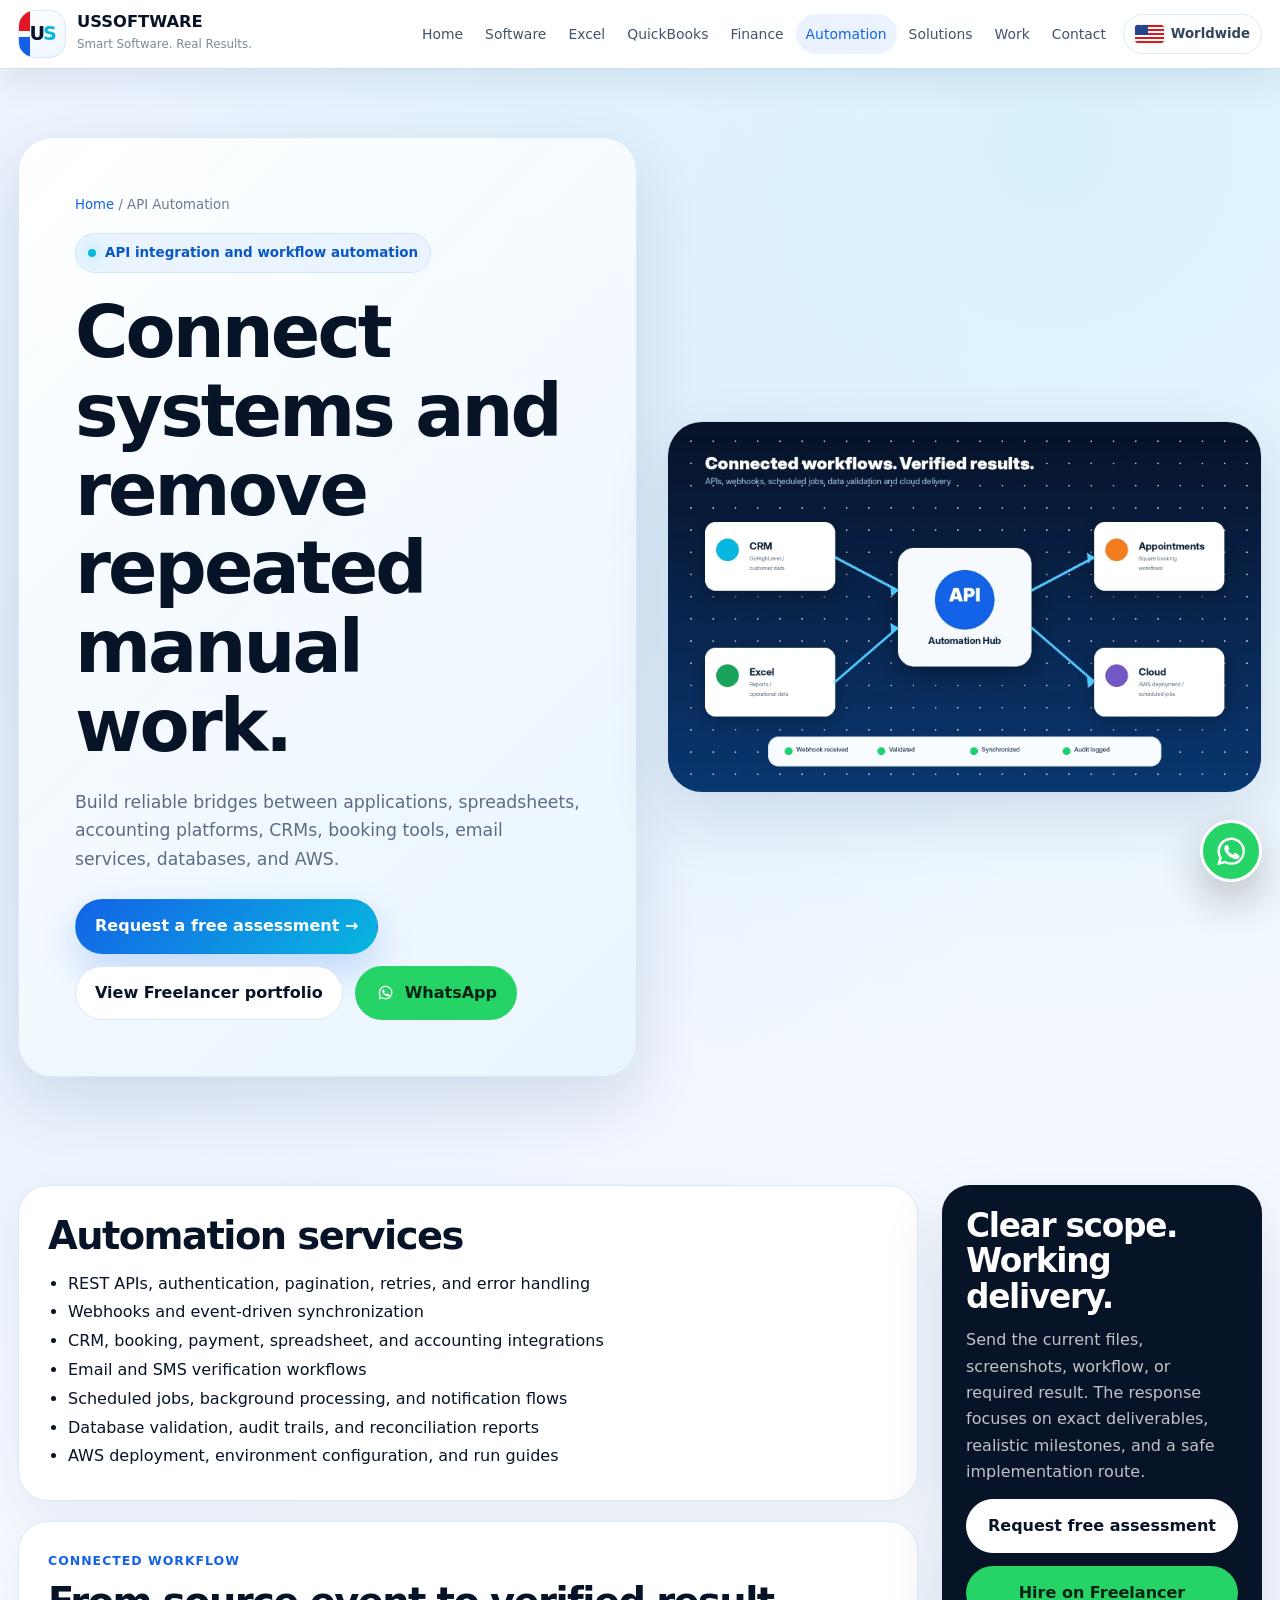
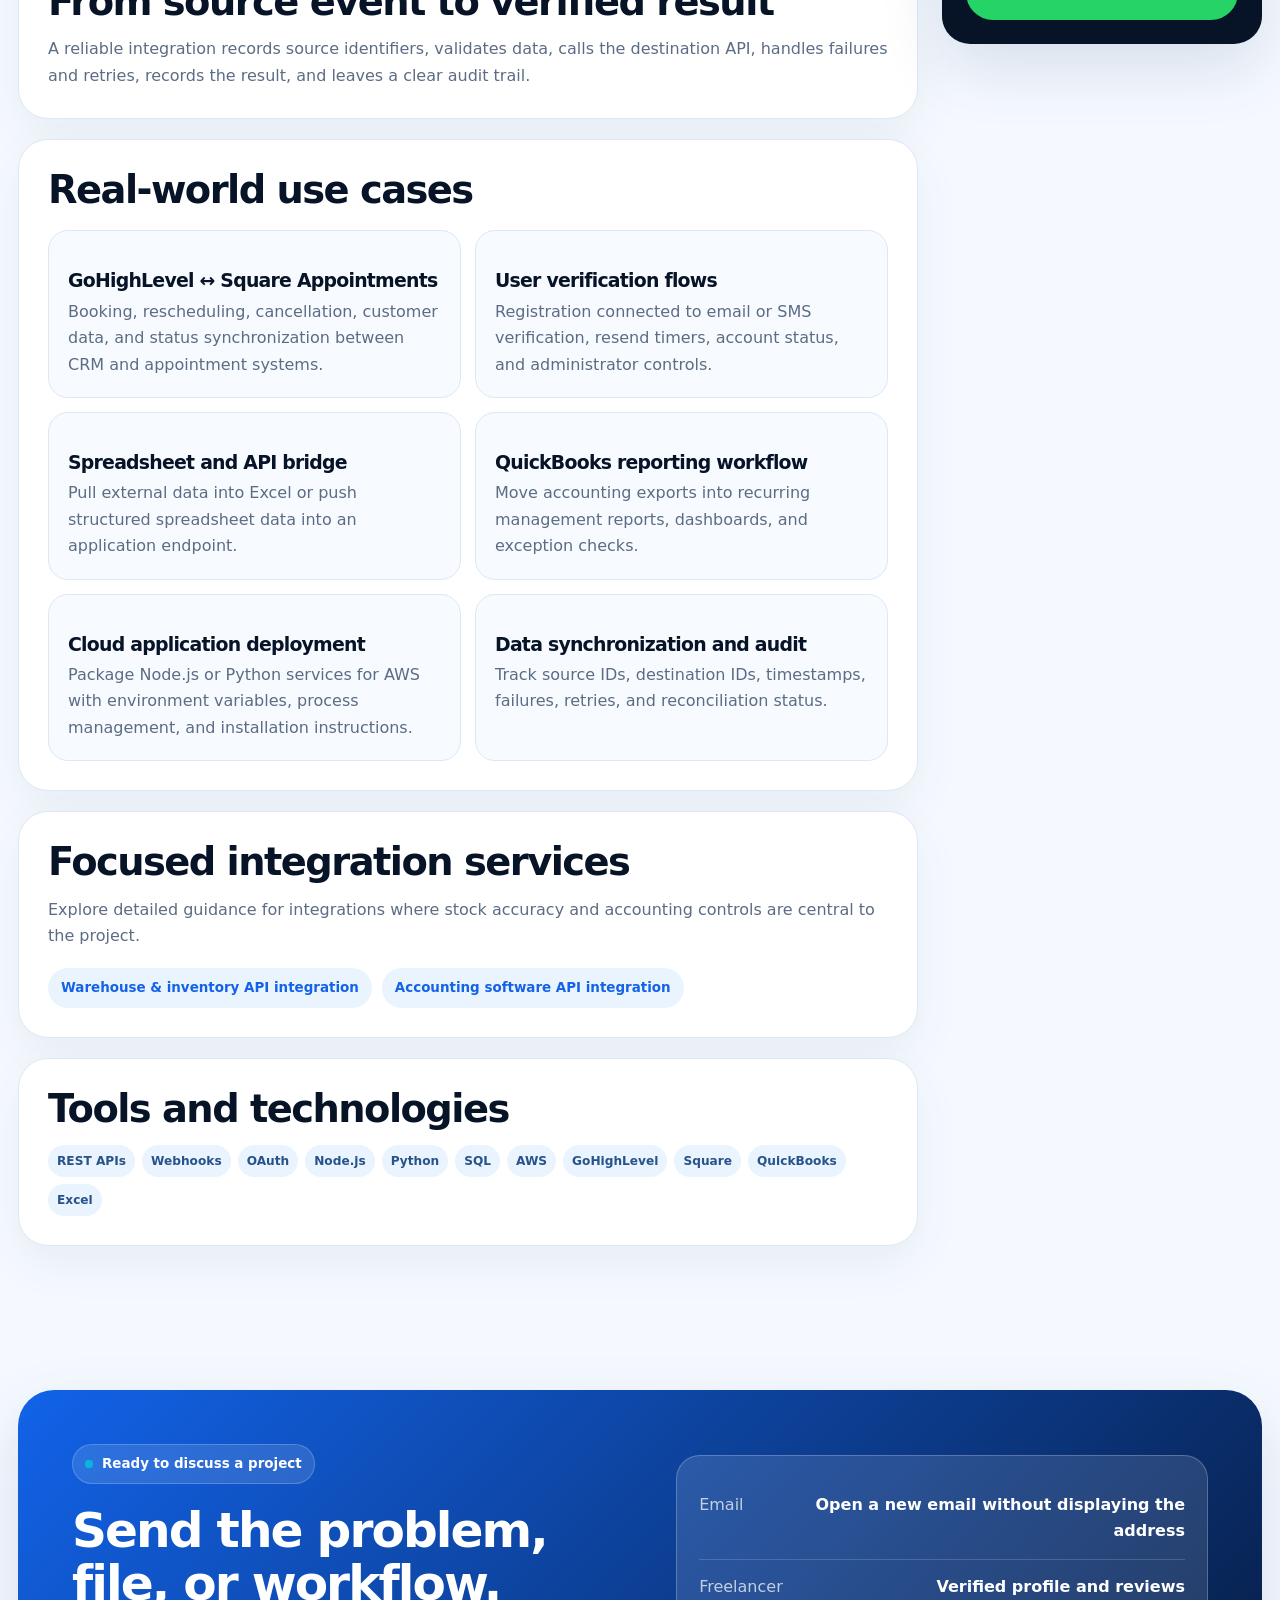
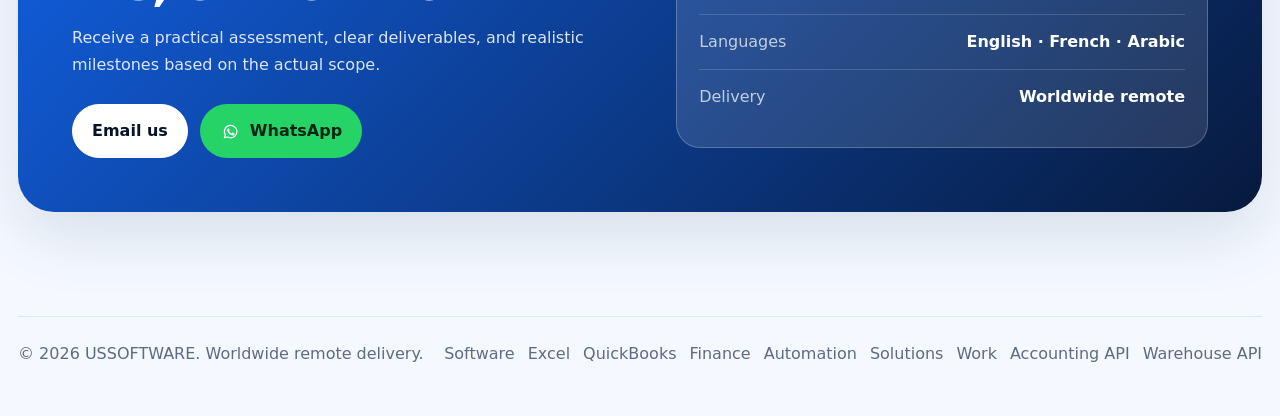
<file: api-automation/index.html>
<!DOCTYPE html>
<html lang="en"><head><meta charset="utf-8"/><meta content="width=device-width,initial-scale=1,viewport-fit=cover" name="viewport"/><title>API Integration &amp; Workflow Automation | USSOFTWARE</title><meta content="REST API integration, webhooks, CRM and booking bridges, Excel and QuickBooks workflows, data synchronization, email verification, and AWS deployment." name="description"/><meta content="index,follow,max-image-preview:large" name="robots"/><link href="https://ussoftware.online/api-automation/" rel="canonical"/><meta content="#071326" name="theme-color"/><meta content="website" property="og:type"/><meta content="USSOFTWARE" property="og:site_name"/><meta content="API Integration &amp; Workflow Automation | USSOFTWARE" property="og:title"/><meta content="REST API integration, webhooks, CRM and booking bridges, Excel and QuickBooks workflows, data synchronization, email verification, and AWS deployment." property="og:description"/><meta content="https://ussoftware.online/api-automation/" property="og:url"/><meta content="https://ussoftware.online/assets/social-card.jpg" property="og:image"/><meta content="summary_large_image" name="twitter:card"/><link href="/assets/favicon.svg" rel="icon" type="image/svg+xml"/><link href="/assets/styles.css?v=4.2" rel="stylesheet"/><script type="application/ld+json">{"@context":"https://schema.org","@type":"WebPage","name":"API Integration & Workflow Automation | USSOFTWARE","url":"https://ussoftware.online/api-automation/","description":"REST API integration, webhooks, CRM and booking bridges, Excel and QuickBooks workflows, data synchronization, email verification, and AWS deployment.","isPartOf":{"@type":"WebSite","name":"USSOFTWARE","url":"https://ussoftware.online/"}}</script></head><body><a class="skip-link" href="#main">Skip to content</a><header class="topbar"><a aria-label="USSOFTWARE home" class="brand" href="/"><span aria-hidden="true" class="brand-mark"><span>U<b>S</b></span></span><span><strong>USSOFTWARE</strong><em>Smart Software. Real Results.</em></span></a><button aria-expanded="false" aria-label="Open navigation" class="menu-btn" type="button">☰</button><nav aria-label="Main navigation"><a href="/">Home</a><a href="/custom-software/">Software</a><a href="/excel-automation/">Excel</a><a href="/quickbooks-online/">QuickBooks</a><a href="/financial-modeling/">Finance</a><a aria-current="page" href="/api-automation/">Automation</a><a href="/solutions/">Solutions</a><a href="/work/">Work</a><a href="/#project-assessment">Contact</a><span class="flag-pill"><span aria-hidden="true" class="mini-flag"></span>Worldwide</span></nav></header><main id="main"><section class="page-hero"><div class="shell page-hero-grid"><div class="hero-surface reveal"><div class="breadcrumbs"><a href="/">Home</a> / API Automation</div><div class="eyebrow"><span class="dot"></span>API integration and workflow automation</div><h1>Connect systems and remove repeated manual work.</h1><p class="lead">Build reliable bridges between applications, spreadsheets, accounting platforms, CRMs, booking tools, email services, databases, and AWS.</p><div class="cta-row"><a class="btn primary" href="/#project-assessment">Request a free assessment →</a><a class="btn secondary" href="https://www.freelancer.com/u/saliba04" rel="noopener" target="_blank">View Freelancer portfolio</a><a class="btn green" href="https://wa.me/9613613731?text=Hello%2C%20I%20visited%20USSOFTWARE%20and%20would%20like%20to%20discuss%20a%20project." rel="noopener" target="_blank"><img alt="" class="whatsapp-mini" src="/assets/whatsapp.svg"/>WhatsApp</a></div></div><div class="page-visual reveal"><img alt="API integration and workflow automation" height="1000" src="/assets/automation-hero.webp" width="1600"/></div></div></section><section><div class="shell content-grid"><div class="content-main"><div class="content-block reveal"><h2>Automation services</h2><ul><li>REST APIs, authentication, pagination, retries, and error handling</li><li>Webhooks and event-driven synchronization</li><li>CRM, booking, payment, spreadsheet, and accounting integrations</li><li>Email and SMS verification workflows</li><li>Scheduled jobs, background processing, and notification flows</li><li>Database validation, audit trails, and reconciliation reports</li><li>AWS deployment, environment configuration, and run guides</li></ul></div><div class="content-block reveal"><span class="kicker">Connected workflow</span><h2>From source event to verified result</h2><p>A reliable integration records source identifiers, validates data, calls the destination API, handles failures and retries, records the result, and leaves a clear audit trail.</p></div><div class="content-block reveal"><h2>Real-world use cases</h2><div class="use-case-grid"><div class="use-case"><h3>GoHighLevel ↔ Square Appointments</h3><p>Booking, rescheduling, cancellation, customer data, and status synchronization between CRM and appointment systems.</p></div><div class="use-case"><h3>User verification flows</h3><p>Registration connected to email or SMS verification, resend timers, account status, and administrator controls.</p></div><div class="use-case"><h3>Spreadsheet and API bridge</h3><p>Pull external data into Excel or push structured spreadsheet data into an application endpoint.</p></div><div class="use-case"><h3>QuickBooks reporting workflow</h3><p>Move accounting exports into recurring management reports, dashboards, and exception checks.</p></div><div class="use-case"><h3>Cloud application deployment</h3><p>Package Node.js or Python services for AWS with environment variables, process management, and installation instructions.</p></div><div class="use-case"><h3>Data synchronization and audit</h3><p>Track source IDs, destination IDs, timestamps, failures, retries, and reconciliation status.</p></div></div></div><div class="content-block reveal"><h2>Focused integration services</h2><p>Explore detailed guidance for integrations where stock accuracy and accounting controls are central to the project.</p><div class="inline-links"><a href="/warehouse-inventory-api-integration/">Warehouse &amp; inventory API integration</a><a href="/accounting-software-api-integration/">Accounting software API integration</a></div></div><div class="content-block reveal"><h2>Tools and technologies</h2><div class="tags"><span class="tag">REST APIs</span><span class="tag">Webhooks</span><span class="tag">OAuth</span><span class="tag">Node.js</span><span class="tag">Python</span><span class="tag">SQL</span><span class="tag">AWS</span><span class="tag">GoHighLevel</span><span class="tag">Square</span><span class="tag">QuickBooks</span><span class="tag">Excel</span></div></div></div><aside class="side-card reveal"><h2>Clear scope.<br/>Working delivery.</h2><p>Send the current files, screenshots, workflow, or required result. The response focuses on exact deliverables, realistic milestones, and a safe implementation route.</p><a class="btn light" href="/#project-assessment">Request free assessment</a><a class="btn green" href="https://www.freelancer.com/u/saliba04" rel="noopener" target="_blank">Hire on Freelancer</a></aside></div></section><section id="contact"><div class="shell"><div class="contact-box reveal"><div><div class="eyebrow" style="background:rgba(255,255,255,.12);border-color:rgba(255,255,255,.2);color:#fff"><span class="dot"></span>Ready to discuss a project</div><h2>Send the problem, file, or workflow.</h2><p>Receive a practical assessment, clear deliverables, and realistic milestones based on the actual scope.</p><div class="cta-row"><a class="btn light" data-email="" data-subject="API automation project inquiry" href="#">Email us</a><a class="btn green" href="https://wa.me/9613613731?text=Hello%2C%20I%20visited%20USSOFTWARE%20and%20would%20like%20to%20discuss%20a%20project." rel="noopener" target="_blank"><img alt="" class="whatsapp-mini" src="/assets/whatsapp.svg"/>WhatsApp</a></div></div><div class="contact-card"><div class="contact-row"><span>Email</span><strong>Open a new email without displaying the address</strong></div><div class="contact-row"><span>Freelancer</span><strong><a href="https://www.freelancer.com/u/saliba04" rel="noopener" target="_blank">Verified profile and reviews</a></strong></div><div class="contact-row"><span>Languages</span><strong>English · French · Arabic</strong></div><div class="contact-row"><span>Delivery</span><strong>Worldwide remote</strong></div></div></div></div></section></main><footer><div class="shell footer-inner"><span>© <span data-year=""></span> USSOFTWARE. Worldwide remote delivery.</span><div class="footer-links"><a href="/custom-software/">Software</a><a href="/excel-automation/">Excel</a><a href="/quickbooks-online/">QuickBooks</a><a href="/financial-modeling/">Finance</a><a href="/api-automation/">Automation</a><a href="/solutions/">Solutions</a><a href="/work/">Work</a><a href="/accounting-software-api-integration/">Accounting API</a><a href="/warehouse-inventory-api-integration/">Warehouse API</a></div></div></footer><a aria-label="Contact USSOFTWARE on WhatsApp" class="whatsapp-float" href="https://wa.me/9613613731?text=Hello%2C%20I%20visited%20USSOFTWARE%20and%20would%20like%20to%20discuss%20a%20project." rel="noopener" target="_blank"><img alt="" src="/assets/whatsapp.svg"/></a><script defer="" src="/assets/main.js"></script><script data-cf-beacon='{"token":"175af1d7c566448f83ae9717b216f542"}' defer="" src="https://static.cloudflareinsights.com/beacon.min.js"></script></body></html>
</file>
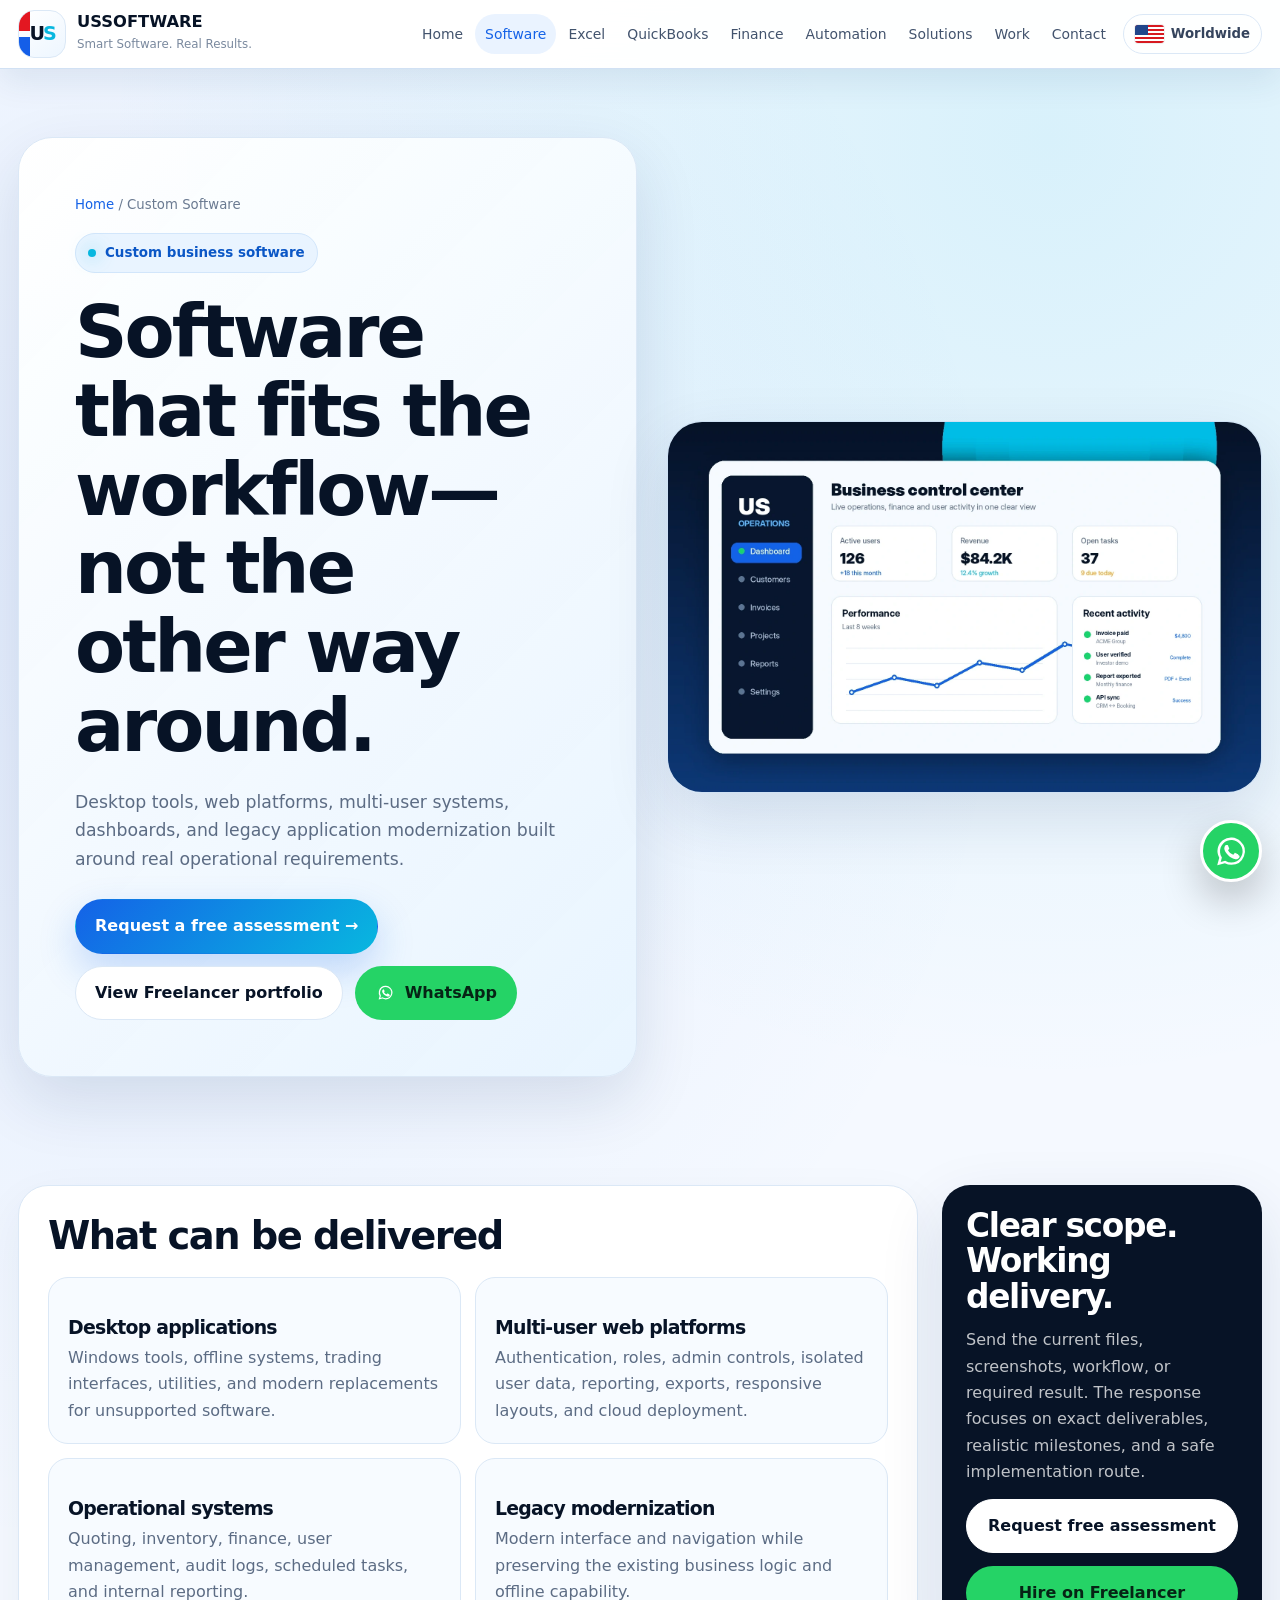
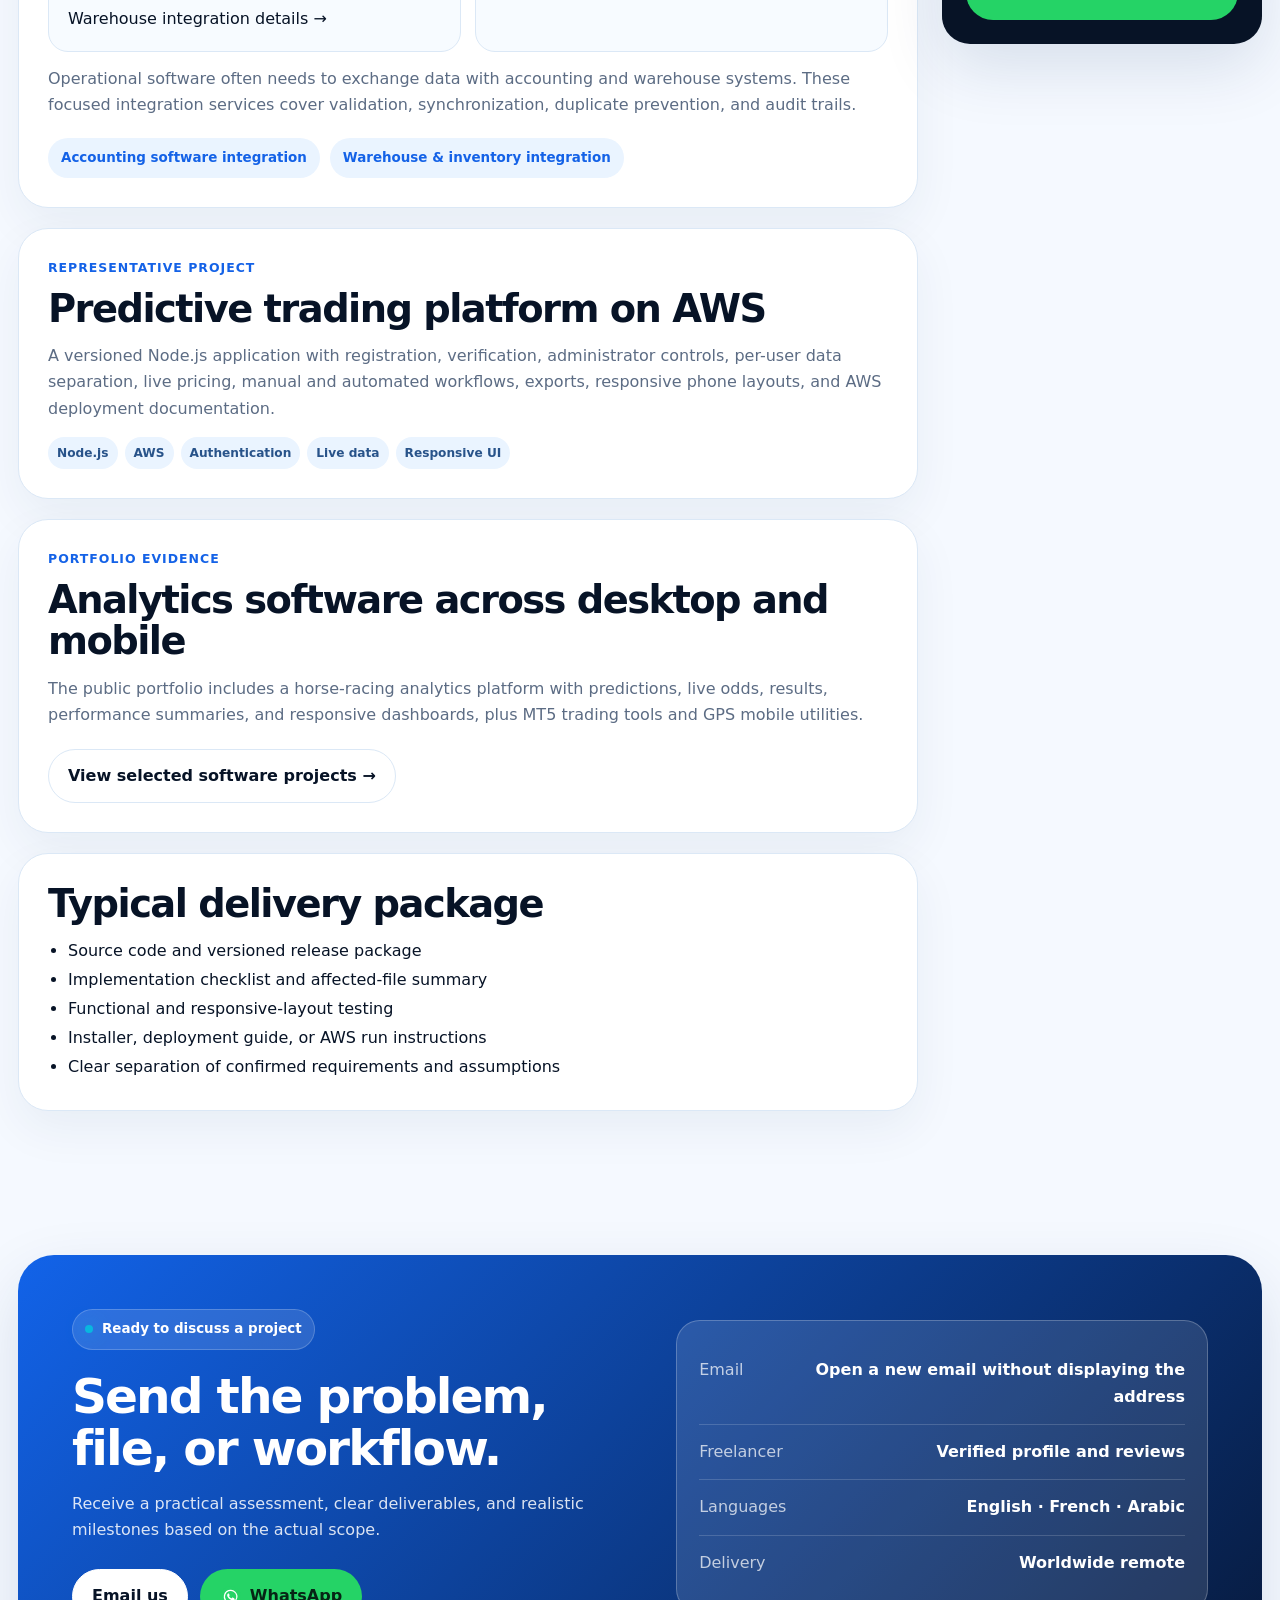
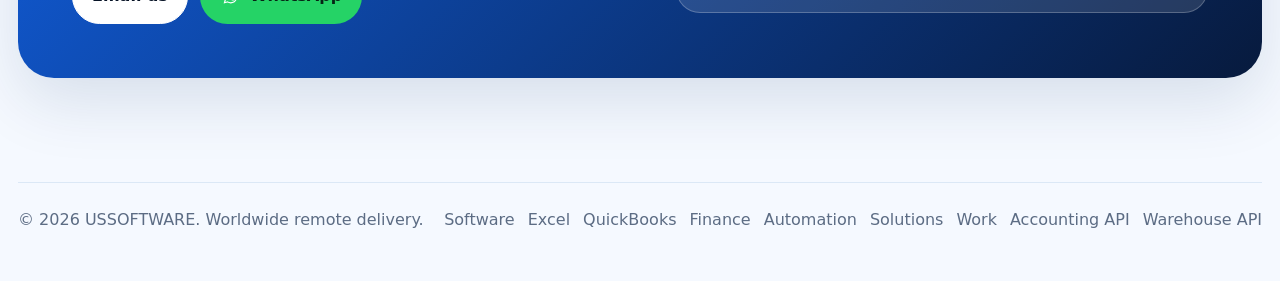
<file: custom-software/index.html>
<!DOCTYPE html>

<html lang="en"><head><meta charset="utf-8"/><meta content="width=device-width,initial-scale=1,viewport-fit=cover" name="viewport"/><title>Custom Business Software Development | USSOFTWARE</title><meta content="Custom desktop and web software, legacy modernization, trading interfaces, multi-user platforms, dashboards, and AWS deployment for business workflows." name="description"/><meta content="index,follow,max-image-preview:large" name="robots"/><link href="https://ussoftware.online/custom-software/" rel="canonical"/><meta content="#071326" name="theme-color"/><meta content="website" property="og:type"/><meta content="USSOFTWARE" property="og:site_name"/><meta content="Custom Business Software Development | USSOFTWARE" property="og:title"/><meta content="Custom desktop and web software, legacy modernization, trading interfaces, multi-user platforms, dashboards, and AWS deployment for business workflows." property="og:description"/><meta content="https://ussoftware.online/custom-software/" property="og:url"/><meta content="https://ussoftware.online/assets/social-card.jpg" property="og:image"/><meta content="summary_large_image" name="twitter:card"/><link href="/assets/favicon.svg" rel="icon" type="image/svg+xml"/><link href="/assets/styles.css?v=4.2" rel="stylesheet"/><script type="application/ld+json">{"@context":"https://schema.org","@type":"WebPage","name":"Custom Business Software Development | USSOFTWARE","url":"https://ussoftware.online/custom-software/","description":"Custom desktop and web software, legacy modernization, trading interfaces, multi-user platforms, dashboards, and AWS deployment for business workflows.","isPartOf":{"@type":"WebSite","name":"USSOFTWARE","url":"https://ussoftware.online/"}}</script></head><body><a class="skip-link" href="#main">Skip to content</a><header class="topbar"><a aria-label="USSOFTWARE home" class="brand" href="/"><span aria-hidden="true" class="brand-mark"><span>U<b>S</b></span></span><span><strong>USSOFTWARE</strong><em>Smart Software. Real Results.</em></span></a><button aria-expanded="false" aria-label="Open navigation" class="menu-btn" type="button">☰</button><nav aria-label="Main navigation"><a href="/">Home</a><a aria-current="page" href="/custom-software/">Software</a><a href="/excel-automation/">Excel</a><a href="/quickbooks-online/">QuickBooks</a><a href="/financial-modeling/">Finance</a><a href="/api-automation/">Automation</a><a href="/solutions/">Solutions</a><a href="/work/">Work</a><a href="/#project-assessment">Contact</a><span class="flag-pill"><span aria-hidden="true" class="mini-flag"></span>Worldwide</span></nav></header><main id="main"><section class="page-hero"><div class="shell page-hero-grid"><div class="hero-surface reveal"><div class="breadcrumbs"><a href="/">Home</a> / Custom Software</div><div class="eyebrow"><span class="dot"></span>Custom business software</div><h1>Software that fits the workflow—not the other way around.</h1><p class="lead">Desktop tools, web platforms, multi-user systems, dashboards, and legacy application modernization built around real operational requirements.</p><div class="cta-row"><a class="btn primary" href="/#project-assessment">Request a free assessment →</a><a class="btn secondary" href="https://www.freelancer.com/u/saliba04" rel="noopener" target="_blank">View Freelancer portfolio</a><a class="btn green" href="https://wa.me/9613613731?text=Hello%2C%20I%20visited%20USSOFTWARE%20and%20would%20like%20to%20discuss%20a%20project." rel="noopener" target="_blank"><img alt="" class="whatsapp-mini" src="/assets/whatsapp.svg"/>WhatsApp</a></div></div><div class="page-visual reveal"><img alt="Custom business software" height="1000" src="/assets/software-hero.webp" width="1600"/></div></div></section><section><div class="shell content-grid"><div class="content-main"><div class="content-block reveal"><h2>What can be delivered</h2><div class="use-case-grid"><div class="use-case"><h3>Desktop applications</h3><p>Windows tools, offline systems, trading interfaces, utilities, and modern replacements for unsupported software.</p></div><div class="use-case"><h3>Multi-user web platforms</h3><p>Authentication, roles, admin controls, isolated user data, reporting, exports, responsive layouts, and cloud deployment.</p></div><div class="use-case"><h3>Operational systems</h3><p>Quoting, inventory, finance, user management, audit logs, scheduled tasks, and internal reporting.</p><a class="more" href="/warehouse-inventory-api-integration/">Warehouse integration details →</a></div><div class="use-case"><h3>Legacy modernization</h3><p>Modern interface and navigation while preserving the existing business logic and offline capability.</p></div></div><p>Operational software often needs to exchange data with accounting and warehouse systems. These focused integration services cover validation, synchronization, duplicate prevention, and audit trails.</p><div class="inline-links"><a href="/accounting-software-api-integration/">Accounting software integration</a><a href="/warehouse-inventory-api-integration/">Warehouse &amp; inventory integration</a></div></div><div class="content-block reveal"><span class="kicker">Representative project</span><h2>Predictive trading platform on AWS</h2><p>A versioned Node.js application with registration, verification, administrator controls, per-user data separation, live pricing, manual and automated workflows, exports, responsive phone layouts, and AWS deployment documentation.</p><div class="tags"><span class="tag">Node.js</span><span class="tag">AWS</span><span class="tag">Authentication</span><span class="tag">Live data</span><span class="tag">Responsive UI</span></div></div><div class="content-block reveal"><span class="kicker">Portfolio evidence</span><h2>Analytics software across desktop and mobile</h2><p>The public portfolio includes a horse-racing analytics platform with predictions, live odds, results, performance summaries, and responsive dashboards, plus MT5 trading tools and GPS mobile utilities.</p><a class="btn secondary" href="/work/" style="margin-top:20px">View selected software projects →</a></div><div class="content-block reveal"><h2>Typical delivery package</h2><ul><li>Source code and versioned release package</li><li>Implementation checklist and affected-file summary</li><li>Functional and responsive-layout testing</li><li>Installer, deployment guide, or AWS run instructions</li><li>Clear separation of confirmed requirements and assumptions</li></ul></div></div><aside class="side-card reveal"><h2>Clear scope.<br/>Working delivery.</h2><p>Send the current files, screenshots, workflow, or required result. The response focuses on exact deliverables, realistic milestones, and a safe implementation route.</p><a class="btn light" href="/#project-assessment">Request free assessment</a><a class="btn green" href="https://www.freelancer.com/u/saliba04" rel="noopener" target="_blank">Hire on Freelancer</a></aside></div></section><section id="contact"><div class="shell"><div class="contact-box reveal"><div><div class="eyebrow" style="background:rgba(255,255,255,.12);border-color:rgba(255,255,255,.2);color:#fff"><span class="dot"></span>Ready to discuss a project</div><h2>Send the problem, file, or workflow.</h2><p>Receive a practical assessment, clear deliverables, and realistic milestones based on the actual scope.</p><div class="cta-row"><a class="btn light" data-email="" data-subject="Custom software project inquiry" href="#">Email us</a><a class="btn green" href="https://wa.me/9613613731?text=Hello%2C%20I%20visited%20USSOFTWARE%20and%20would%20like%20to%20discuss%20a%20project." rel="noopener" target="_blank"><img alt="" class="whatsapp-mini" src="/assets/whatsapp.svg"/>WhatsApp</a></div></div><div class="contact-card"><div class="contact-row"><span>Email</span><strong>Open a new email without displaying the address</strong></div><div class="contact-row"><span>Freelancer</span><strong><a href="https://www.freelancer.com/u/saliba04" rel="noopener" target="_blank">Verified profile and reviews</a></strong></div><div class="contact-row"><span>Languages</span><strong>English · French · Arabic</strong></div><div class="contact-row"><span>Delivery</span><strong>Worldwide remote</strong></div></div></div></div></section></main><footer><div class="shell footer-inner"><span>© <span data-year=""></span> USSOFTWARE. Worldwide remote delivery.</span><div class="footer-links"><a href="/custom-software/">Software</a><a href="/excel-automation/">Excel</a><a href="/quickbooks-online/">QuickBooks</a><a href="/financial-modeling/">Finance</a><a href="/api-automation/">Automation</a><a href="/solutions/">Solutions</a><a href="/work/">Work</a><a href="/accounting-software-api-integration/">Accounting API</a><a href="/warehouse-inventory-api-integration/">Warehouse API</a></div></div></footer><a aria-label="Contact USSOFTWARE on WhatsApp" class="whatsapp-float" href="https://wa.me/9613613731?text=Hello%2C%20I%20visited%20USSOFTWARE%20and%20would%20like%20to%20discuss%20a%20project." rel="noopener" target="_blank"><img alt="" src="/assets/whatsapp.svg"/></a><script defer="" src="/assets/main.js"></script><script data-cf-beacon='{"token":"175af1d7c566448f83ae9717b216f542"}' defer="" src="https://static.cloudflareinsights.com/beacon.min.js"></script></body></html>
</file>
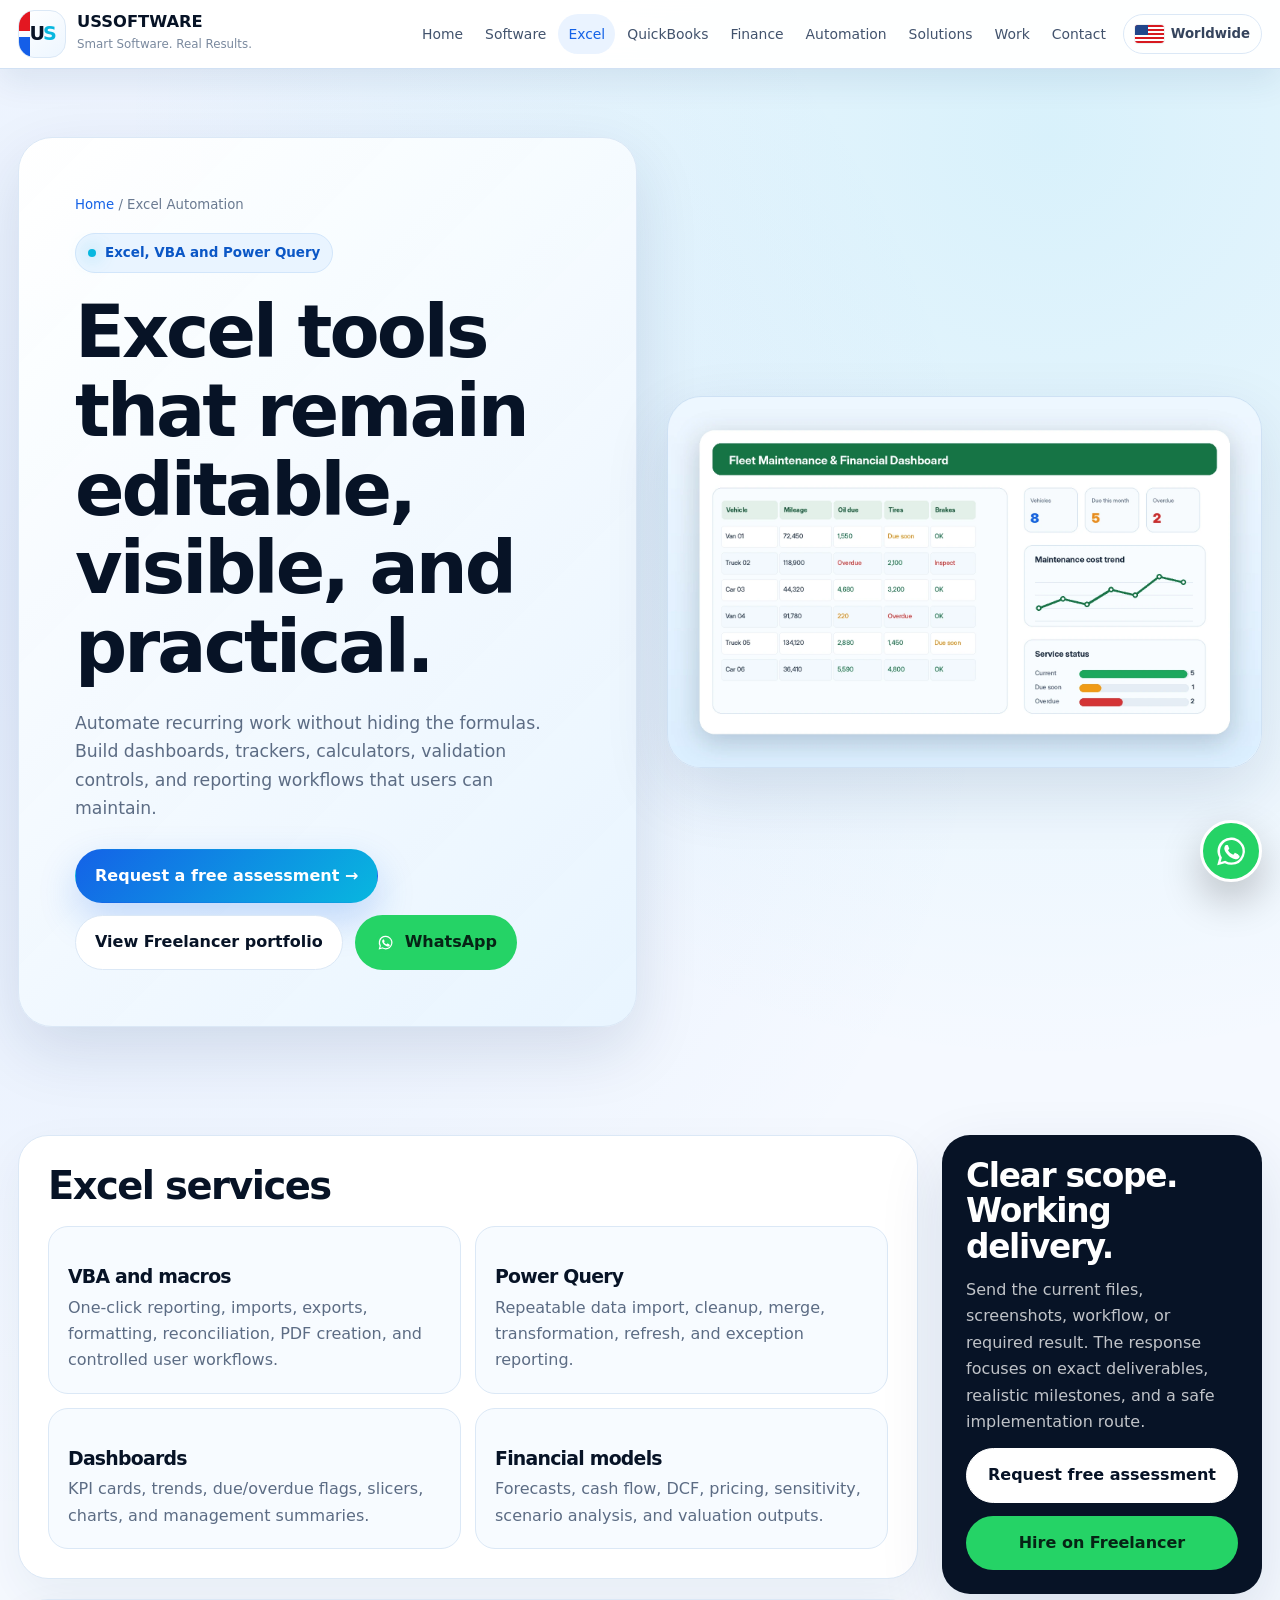
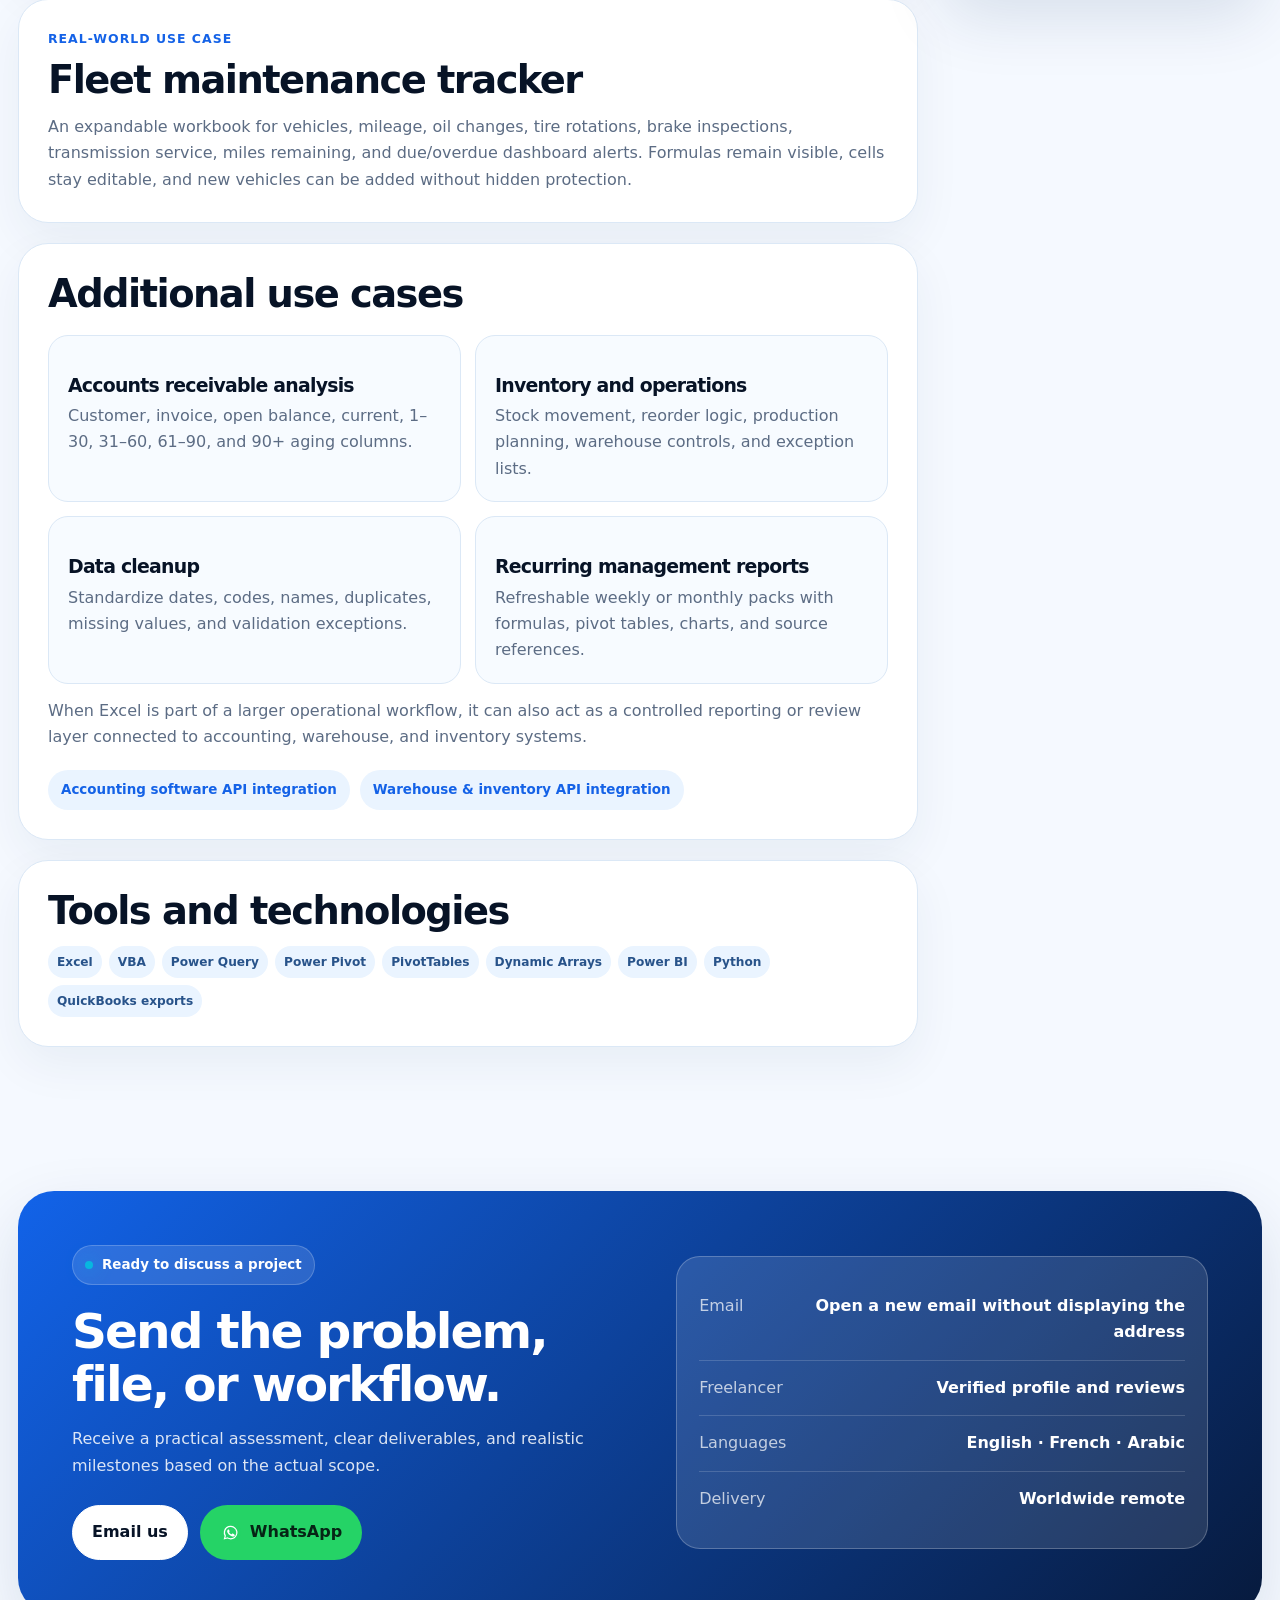
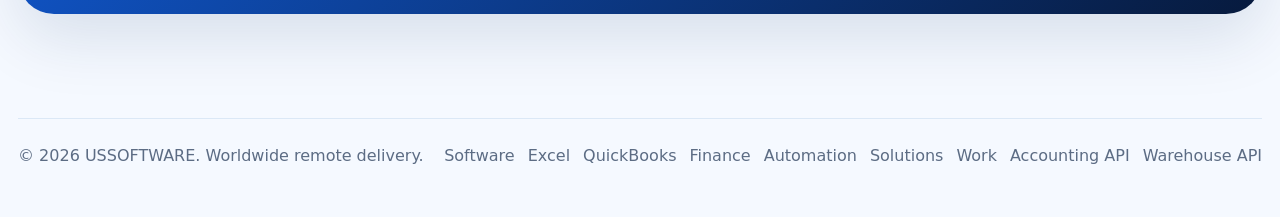
<file: excel-automation/index.html>
<!DOCTYPE html>

<html lang="en"><head><meta charset="utf-8"/><meta content="width=device-width,initial-scale=1,viewport-fit=cover" name="viewport"/><title>Excel VBA Automation, Dashboards &amp; Financial Models | USSOFTWARE</title><meta content="Excel and VBA automation, Power Query, editable dashboards, fleet trackers, financial models, reporting tools, cleanup, validation, and recurring workflows." name="description"/><meta content="index,follow,max-image-preview:large" name="robots"/><link href="https://ussoftware.online/excel-automation/" rel="canonical"/><meta content="#071326" name="theme-color"/><meta content="website" property="og:type"/><meta content="USSOFTWARE" property="og:site_name"/><meta content="Excel VBA Automation, Dashboards &amp; Financial Models | USSOFTWARE" property="og:title"/><meta content="Excel and VBA automation, Power Query, editable dashboards, fleet trackers, financial models, reporting tools, cleanup, validation, and recurring workflows." property="og:description"/><meta content="https://ussoftware.online/excel-automation/" property="og:url"/><meta content="https://ussoftware.online/assets/social-card.jpg" property="og:image"/><meta content="summary_large_image" name="twitter:card"/><link href="/assets/favicon.svg" rel="icon" type="image/svg+xml"/><link href="/assets/styles.css?v=4.2" rel="stylesheet"/><script type="application/ld+json">{"@context":"https://schema.org","@type":"WebPage","name":"Excel VBA Automation, Dashboards & Financial Models | USSOFTWARE","url":"https://ussoftware.online/excel-automation/","description":"Excel and VBA automation, Power Query, editable dashboards, fleet trackers, financial models, reporting tools, cleanup, validation, and recurring workflows.","isPartOf":{"@type":"WebSite","name":"USSOFTWARE","url":"https://ussoftware.online/"}}</script></head><body><a class="skip-link" href="#main">Skip to content</a><header class="topbar"><a aria-label="USSOFTWARE home" class="brand" href="/"><span aria-hidden="true" class="brand-mark"><span>U<b>S</b></span></span><span><strong>USSOFTWARE</strong><em>Smart Software. Real Results.</em></span></a><button aria-expanded="false" aria-label="Open navigation" class="menu-btn" type="button">☰</button><nav aria-label="Main navigation"><a href="/">Home</a><a href="/custom-software/">Software</a><a aria-current="page" href="/excel-automation/">Excel</a><a href="/quickbooks-online/">QuickBooks</a><a href="/financial-modeling/">Finance</a><a href="/api-automation/">Automation</a><a href="/solutions/">Solutions</a><a href="/work/">Work</a><a href="/#project-assessment">Contact</a><span class="flag-pill"><span aria-hidden="true" class="mini-flag"></span>Worldwide</span></nav></header><main id="main"><section class="page-hero"><div class="shell page-hero-grid"><div class="hero-surface reveal"><div class="breadcrumbs"><a href="/">Home</a> / Excel Automation</div><div class="eyebrow"><span class="dot"></span>Excel, VBA and Power Query</div><h1>Excel tools that remain editable, visible, and practical.</h1><p class="lead">Automate recurring work without hiding the formulas. Build dashboards, trackers, calculators, validation controls, and reporting workflows that users can maintain.</p><div class="cta-row"><a class="btn primary" href="/#project-assessment">Request a free assessment →</a><a class="btn secondary" href="https://www.freelancer.com/u/saliba04" rel="noopener" target="_blank">View Freelancer portfolio</a><a class="btn green" href="https://wa.me/9613613731?text=Hello%2C%20I%20visited%20USSOFTWARE%20and%20would%20like%20to%20discuss%20a%20project." rel="noopener" target="_blank"><img alt="" class="whatsapp-mini" src="/assets/whatsapp.svg"/>WhatsApp</a></div></div><div class="page-visual reveal"><img alt="Excel, VBA and Power Query" height="1000" src="/assets/excel-hero.webp" width="1600"/></div></div></section><section><div class="shell content-grid"><div class="content-main"><div class="content-block reveal"><h2>Excel services</h2><div class="use-case-grid"><div class="use-case"><h3>VBA and macros</h3><p>One-click reporting, imports, exports, formatting, reconciliation, PDF creation, and controlled user workflows.</p></div><div class="use-case"><h3>Power Query</h3><p>Repeatable data import, cleanup, merge, transformation, refresh, and exception reporting.</p></div><div class="use-case"><h3>Dashboards</h3><p>KPI cards, trends, due/overdue flags, slicers, charts, and management summaries.</p></div><div class="use-case"><h3>Financial models</h3><p>Forecasts, cash flow, DCF, pricing, sensitivity, scenario analysis, and valuation outputs.</p></div></div></div><div class="content-block reveal"><span class="kicker">Real-world use case</span><h2>Fleet maintenance tracker</h2><p>An expandable workbook for vehicles, mileage, oil changes, tire rotations, brake inspections, transmission service, miles remaining, and due/overdue dashboard alerts. Formulas remain visible, cells stay editable, and new vehicles can be added without hidden protection.</p></div><div class="content-block reveal"><h2>Additional use cases</h2><div class="use-case-grid"><div class="use-case"><h3>Accounts receivable analysis</h3><p>Customer, invoice, open balance, current, 1–30, 31–60, 61–90, and 90+ aging columns.</p></div><div class="use-case"><h3>Inventory and operations</h3><p>Stock movement, reorder logic, production planning, warehouse controls, and exception lists.</p></div><div class="use-case"><h3>Data cleanup</h3><p>Standardize dates, codes, names, duplicates, missing values, and validation exceptions.</p></div><div class="use-case"><h3>Recurring management reports</h3><p>Refreshable weekly or monthly packs with formulas, pivot tables, charts, and source references.</p></div></div><p>When Excel is part of a larger operational workflow, it can also act as a controlled reporting or review layer connected to accounting, warehouse, and inventory systems.</p><div class="inline-links"><a href="/accounting-software-api-integration/">Accounting software API integration</a><a href="/warehouse-inventory-api-integration/">Warehouse &amp; inventory API integration</a></div></div><div class="content-block reveal"><h2>Tools and technologies</h2><div class="tags"><span class="tag">Excel</span><span class="tag">VBA</span><span class="tag">Power Query</span><span class="tag">Power Pivot</span><span class="tag">PivotTables</span><span class="tag">Dynamic Arrays</span><span class="tag">Power BI</span><span class="tag">Python</span><span class="tag">QuickBooks exports</span></div></div></div><aside class="side-card reveal"><h2>Clear scope.<br/>Working delivery.</h2><p>Send the current files, screenshots, workflow, or required result. The response focuses on exact deliverables, realistic milestones, and a safe implementation route.</p><a class="btn light" href="/#project-assessment">Request free assessment</a><a class="btn green" href="https://www.freelancer.com/u/saliba04" rel="noopener" target="_blank">Hire on Freelancer</a></aside></div></section><section id="contact"><div class="shell"><div class="contact-box reveal"><div><div class="eyebrow" style="background:rgba(255,255,255,.12);border-color:rgba(255,255,255,.2);color:#fff"><span class="dot"></span>Ready to discuss a project</div><h2>Send the problem, file, or workflow.</h2><p>Receive a practical assessment, clear deliverables, and realistic milestones based on the actual scope.</p><div class="cta-row"><a class="btn light" data-email="" data-subject="Excel automation project inquiry" href="#">Email us</a><a class="btn green" href="https://wa.me/9613613731?text=Hello%2C%20I%20visited%20USSOFTWARE%20and%20would%20like%20to%20discuss%20a%20project." rel="noopener" target="_blank"><img alt="" class="whatsapp-mini" src="/assets/whatsapp.svg"/>WhatsApp</a></div></div><div class="contact-card"><div class="contact-row"><span>Email</span><strong>Open a new email without displaying the address</strong></div><div class="contact-row"><span>Freelancer</span><strong><a href="https://www.freelancer.com/u/saliba04" rel="noopener" target="_blank">Verified profile and reviews</a></strong></div><div class="contact-row"><span>Languages</span><strong>English · French · Arabic</strong></div><div class="contact-row"><span>Delivery</span><strong>Worldwide remote</strong></div></div></div></div></section></main><footer><div class="shell footer-inner"><span>© <span data-year=""></span> USSOFTWARE. Worldwide remote delivery.</span><div class="footer-links"><a href="/custom-software/">Software</a><a href="/excel-automation/">Excel</a><a href="/quickbooks-online/">QuickBooks</a><a href="/financial-modeling/">Finance</a><a href="/api-automation/">Automation</a><a href="/solutions/">Solutions</a><a href="/work/">Work</a><a href="/accounting-software-api-integration/">Accounting API</a><a href="/warehouse-inventory-api-integration/">Warehouse API</a></div></div></footer><a aria-label="Contact USSOFTWARE on WhatsApp" class="whatsapp-float" href="https://wa.me/9613613731?text=Hello%2C%20I%20visited%20USSOFTWARE%20and%20would%20like%20to%20discuss%20a%20project." rel="noopener" target="_blank"><img alt="" src="/assets/whatsapp.svg"/></a><script defer="" src="/assets/main.js"></script><script data-cf-beacon='{"token":"175af1d7c566448f83ae9717b216f542"}' defer="" src="https://static.cloudflareinsights.com/beacon.min.js"></script></body></html>
</file>
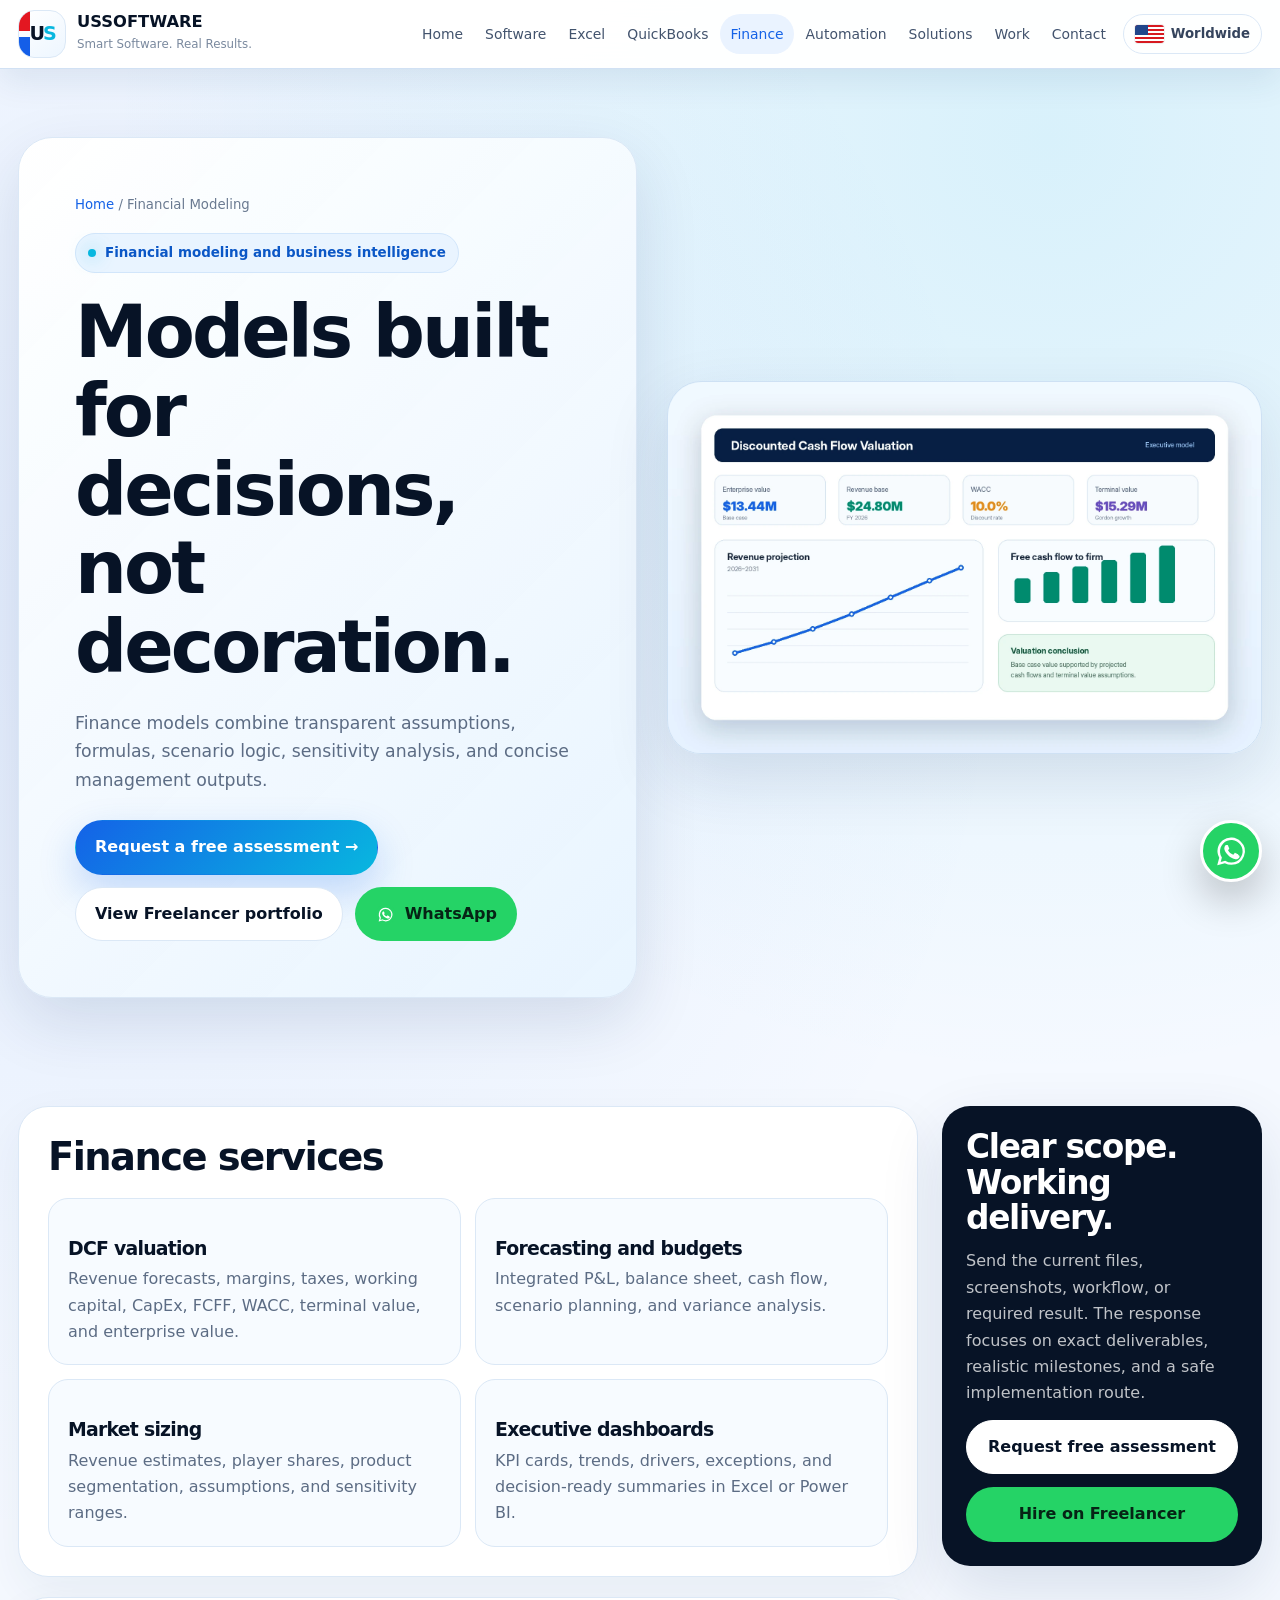
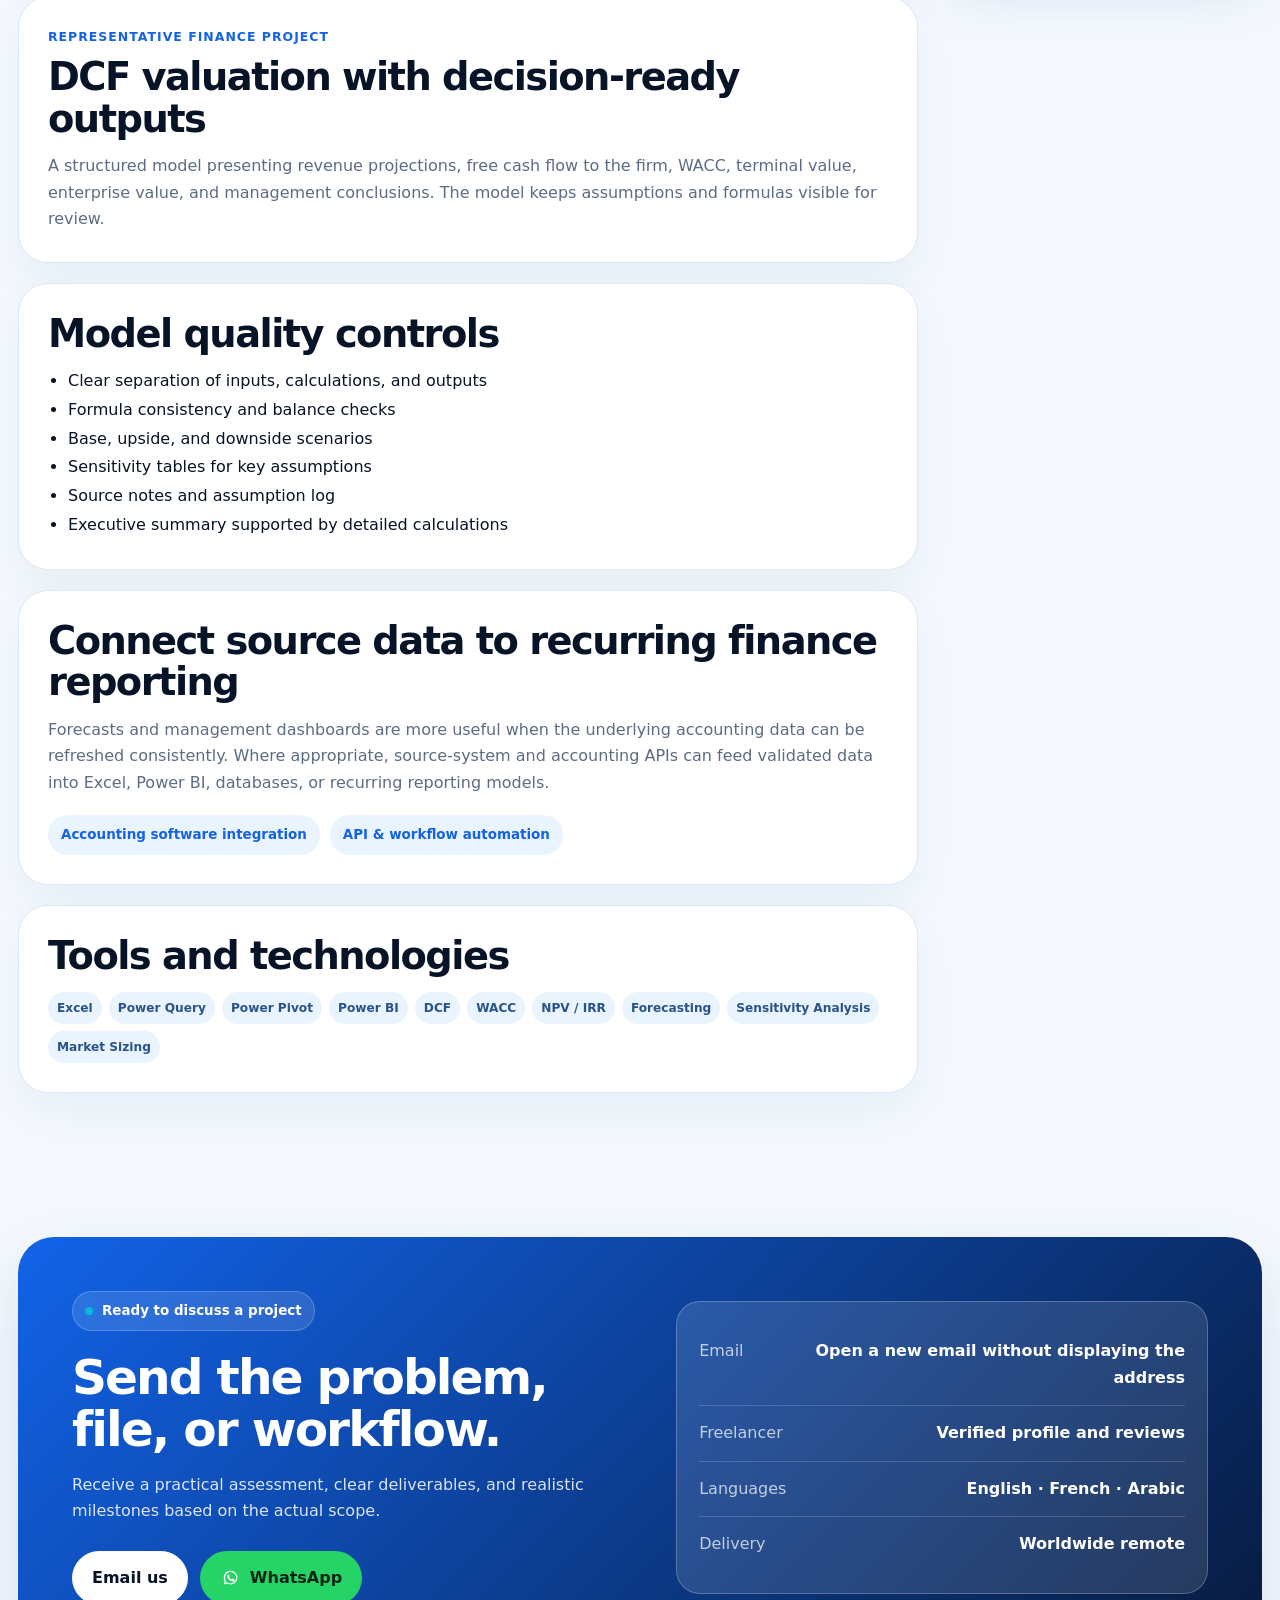
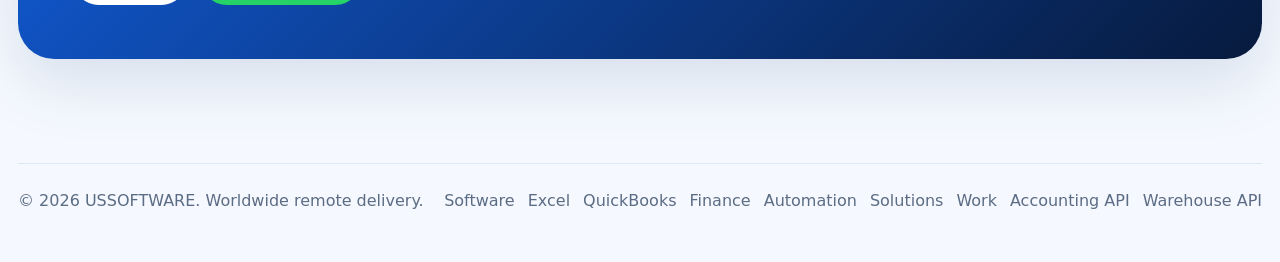
<file: financial-modeling/index.html>
<!DOCTYPE html>

<html lang="en"><head><meta charset="utf-8"/><meta content="width=device-width,initial-scale=1,viewport-fit=cover" name="viewport"/><title>Financial Modeling, DCF Valuation &amp; BI Dashboards | USSOFTWARE</title><meta content="DCF valuation, forecasts, cash flow models, WACC, sensitivity analysis, market sizing, KPI dashboards, and decision-ready finance reports." name="description"/><meta content="index,follow,max-image-preview:large" name="robots"/><link href="https://ussoftware.online/financial-modeling/" rel="canonical"/><meta content="#071326" name="theme-color"/><meta content="website" property="og:type"/><meta content="USSOFTWARE" property="og:site_name"/><meta content="Financial Modeling, DCF Valuation &amp; BI Dashboards | USSOFTWARE" property="og:title"/><meta content="DCF valuation, forecasts, cash flow models, WACC, sensitivity analysis, market sizing, KPI dashboards, and decision-ready finance reports." property="og:description"/><meta content="https://ussoftware.online/financial-modeling/" property="og:url"/><meta content="https://ussoftware.online/assets/social-card.jpg" property="og:image"/><meta content="summary_large_image" name="twitter:card"/><link href="/assets/favicon.svg" rel="icon" type="image/svg+xml"/><link href="/assets/styles.css?v=4.2" rel="stylesheet"/><script type="application/ld+json">{"@context":"https://schema.org","@type":"WebPage","name":"Financial Modeling, DCF Valuation & BI Dashboards | USSOFTWARE","url":"https://ussoftware.online/financial-modeling/","description":"DCF valuation, forecasts, cash flow models, WACC, sensitivity analysis, market sizing, KPI dashboards, and decision-ready finance reports.","isPartOf":{"@type":"WebSite","name":"USSOFTWARE","url":"https://ussoftware.online/"}}</script></head><body><a class="skip-link" href="#main">Skip to content</a><header class="topbar"><a aria-label="USSOFTWARE home" class="brand" href="/"><span aria-hidden="true" class="brand-mark"><span>U<b>S</b></span></span><span><strong>USSOFTWARE</strong><em>Smart Software. Real Results.</em></span></a><button aria-expanded="false" aria-label="Open navigation" class="menu-btn" type="button">☰</button><nav aria-label="Main navigation"><a href="/">Home</a><a href="/custom-software/">Software</a><a href="/excel-automation/">Excel</a><a href="/quickbooks-online/">QuickBooks</a><a aria-current="page" href="/financial-modeling/">Finance</a><a href="/api-automation/">Automation</a><a href="/solutions/">Solutions</a><a href="/work/">Work</a><a href="/#project-assessment">Contact</a><span class="flag-pill"><span aria-hidden="true" class="mini-flag"></span>Worldwide</span></nav></header><main id="main"><section class="page-hero"><div class="shell page-hero-grid"><div class="hero-surface reveal"><div class="breadcrumbs"><a href="/">Home</a> / Financial Modeling</div><div class="eyebrow"><span class="dot"></span>Financial modeling and business intelligence</div><h1>Models built for decisions, not decoration.</h1><p class="lead">Finance models combine transparent assumptions, formulas, scenario logic, sensitivity analysis, and concise management outputs.</p><div class="cta-row"><a class="btn primary" href="/#project-assessment">Request a free assessment →</a><a class="btn secondary" href="https://www.freelancer.com/u/saliba04" rel="noopener" target="_blank">View Freelancer portfolio</a><a class="btn green" href="https://wa.me/9613613731?text=Hello%2C%20I%20visited%20USSOFTWARE%20and%20would%20like%20to%20discuss%20a%20project." rel="noopener" target="_blank"><img alt="" class="whatsapp-mini" src="/assets/whatsapp.svg"/>WhatsApp</a></div></div><div class="page-visual reveal"><img alt="Financial modeling and business intelligence" height="1000" src="/assets/finance-hero.webp" width="1600"/></div></div></section><section><div class="shell content-grid"><div class="content-main"><div class="content-block reveal"><h2>Finance services</h2><div class="use-case-grid"><div class="use-case"><h3>DCF valuation</h3><p>Revenue forecasts, margins, taxes, working capital, CapEx, FCFF, WACC, terminal value, and enterprise value.</p></div><div class="use-case"><h3>Forecasting and budgets</h3><p>Integrated P&amp;L, balance sheet, cash flow, scenario planning, and variance analysis.</p></div><div class="use-case"><h3>Market sizing</h3><p>Revenue estimates, player shares, product segmentation, assumptions, and sensitivity ranges.</p></div><div class="use-case"><h3>Executive dashboards</h3><p>KPI cards, trends, drivers, exceptions, and decision-ready summaries in Excel or Power BI.</p></div></div></div><div class="content-block reveal"><span class="kicker">Representative finance project</span><h2>DCF valuation with decision-ready outputs</h2><p>A structured model presenting revenue projections, free cash flow to the firm, WACC, terminal value, enterprise value, and management conclusions. The model keeps assumptions and formulas visible for review.</p></div><div class="content-block reveal"><h2>Model quality controls</h2><ul><li>Clear separation of inputs, calculations, and outputs</li><li>Formula consistency and balance checks</li><li>Base, upside, and downside scenarios</li><li>Sensitivity tables for key assumptions</li><li>Source notes and assumption log</li><li>Executive summary supported by detailed calculations</li></ul></div><div class="content-block reveal"><h2>Connect source data to recurring finance reporting</h2><p>Forecasts and management dashboards are more useful when the underlying accounting data can be refreshed consistently. Where appropriate, source-system and accounting APIs can feed validated data into Excel, Power BI, databases, or recurring reporting models.</p><div class="inline-links"><a href="/accounting-software-api-integration/">Accounting software integration</a><a href="/api-automation/">API &amp; workflow automation</a></div></div><div class="content-block reveal"><h2>Tools and technologies</h2><div class="tags"><span class="tag">Excel</span><span class="tag">Power Query</span><span class="tag">Power Pivot</span><span class="tag">Power BI</span><span class="tag">DCF</span><span class="tag">WACC</span><span class="tag">NPV / IRR</span><span class="tag">Forecasting</span><span class="tag">Sensitivity Analysis</span><span class="tag">Market Sizing</span></div></div></div><aside class="side-card reveal"><h2>Clear scope.<br/>Working delivery.</h2><p>Send the current files, screenshots, workflow, or required result. The response focuses on exact deliverables, realistic milestones, and a safe implementation route.</p><a class="btn light" href="/#project-assessment">Request free assessment</a><a class="btn green" href="https://www.freelancer.com/u/saliba04" rel="noopener" target="_blank">Hire on Freelancer</a></aside></div></section><section id="contact"><div class="shell"><div class="contact-box reveal"><div><div class="eyebrow" style="background:rgba(255,255,255,.12);border-color:rgba(255,255,255,.2);color:#fff"><span class="dot"></span>Ready to discuss a project</div><h2>Send the problem, file, or workflow.</h2><p>Receive a practical assessment, clear deliverables, and realistic milestones based on the actual scope.</p><div class="cta-row"><a class="btn light" data-email="" data-subject="Financial modeling project inquiry" href="#">Email us</a><a class="btn green" href="https://wa.me/9613613731?text=Hello%2C%20I%20visited%20USSOFTWARE%20and%20would%20like%20to%20discuss%20a%20project." rel="noopener" target="_blank"><img alt="" class="whatsapp-mini" src="/assets/whatsapp.svg"/>WhatsApp</a></div></div><div class="contact-card"><div class="contact-row"><span>Email</span><strong>Open a new email without displaying the address</strong></div><div class="contact-row"><span>Freelancer</span><strong><a href="https://www.freelancer.com/u/saliba04" rel="noopener" target="_blank">Verified profile and reviews</a></strong></div><div class="contact-row"><span>Languages</span><strong>English · French · Arabic</strong></div><div class="contact-row"><span>Delivery</span><strong>Worldwide remote</strong></div></div></div></div></section></main><footer><div class="shell footer-inner"><span>© <span data-year=""></span> USSOFTWARE. Worldwide remote delivery.</span><div class="footer-links"><a href="/custom-software/">Software</a><a href="/excel-automation/">Excel</a><a href="/quickbooks-online/">QuickBooks</a><a href="/financial-modeling/">Finance</a><a href="/api-automation/">Automation</a><a href="/solutions/">Solutions</a><a href="/work/">Work</a><a href="/accounting-software-api-integration/">Accounting API</a><a href="/warehouse-inventory-api-integration/">Warehouse API</a></div></div></footer><a aria-label="Contact USSOFTWARE on WhatsApp" class="whatsapp-float" href="https://wa.me/9613613731?text=Hello%2C%20I%20visited%20USSOFTWARE%20and%20would%20like%20to%20discuss%20a%20project." rel="noopener" target="_blank"><img alt="" src="/assets/whatsapp.svg"/></a><script defer="" src="/assets/main.js"></script><script data-cf-beacon='{"token":"175af1d7c566448f83ae9717b216f542"}' defer="" src="https://static.cloudflareinsights.com/beacon.min.js"></script></body></html>
</file>
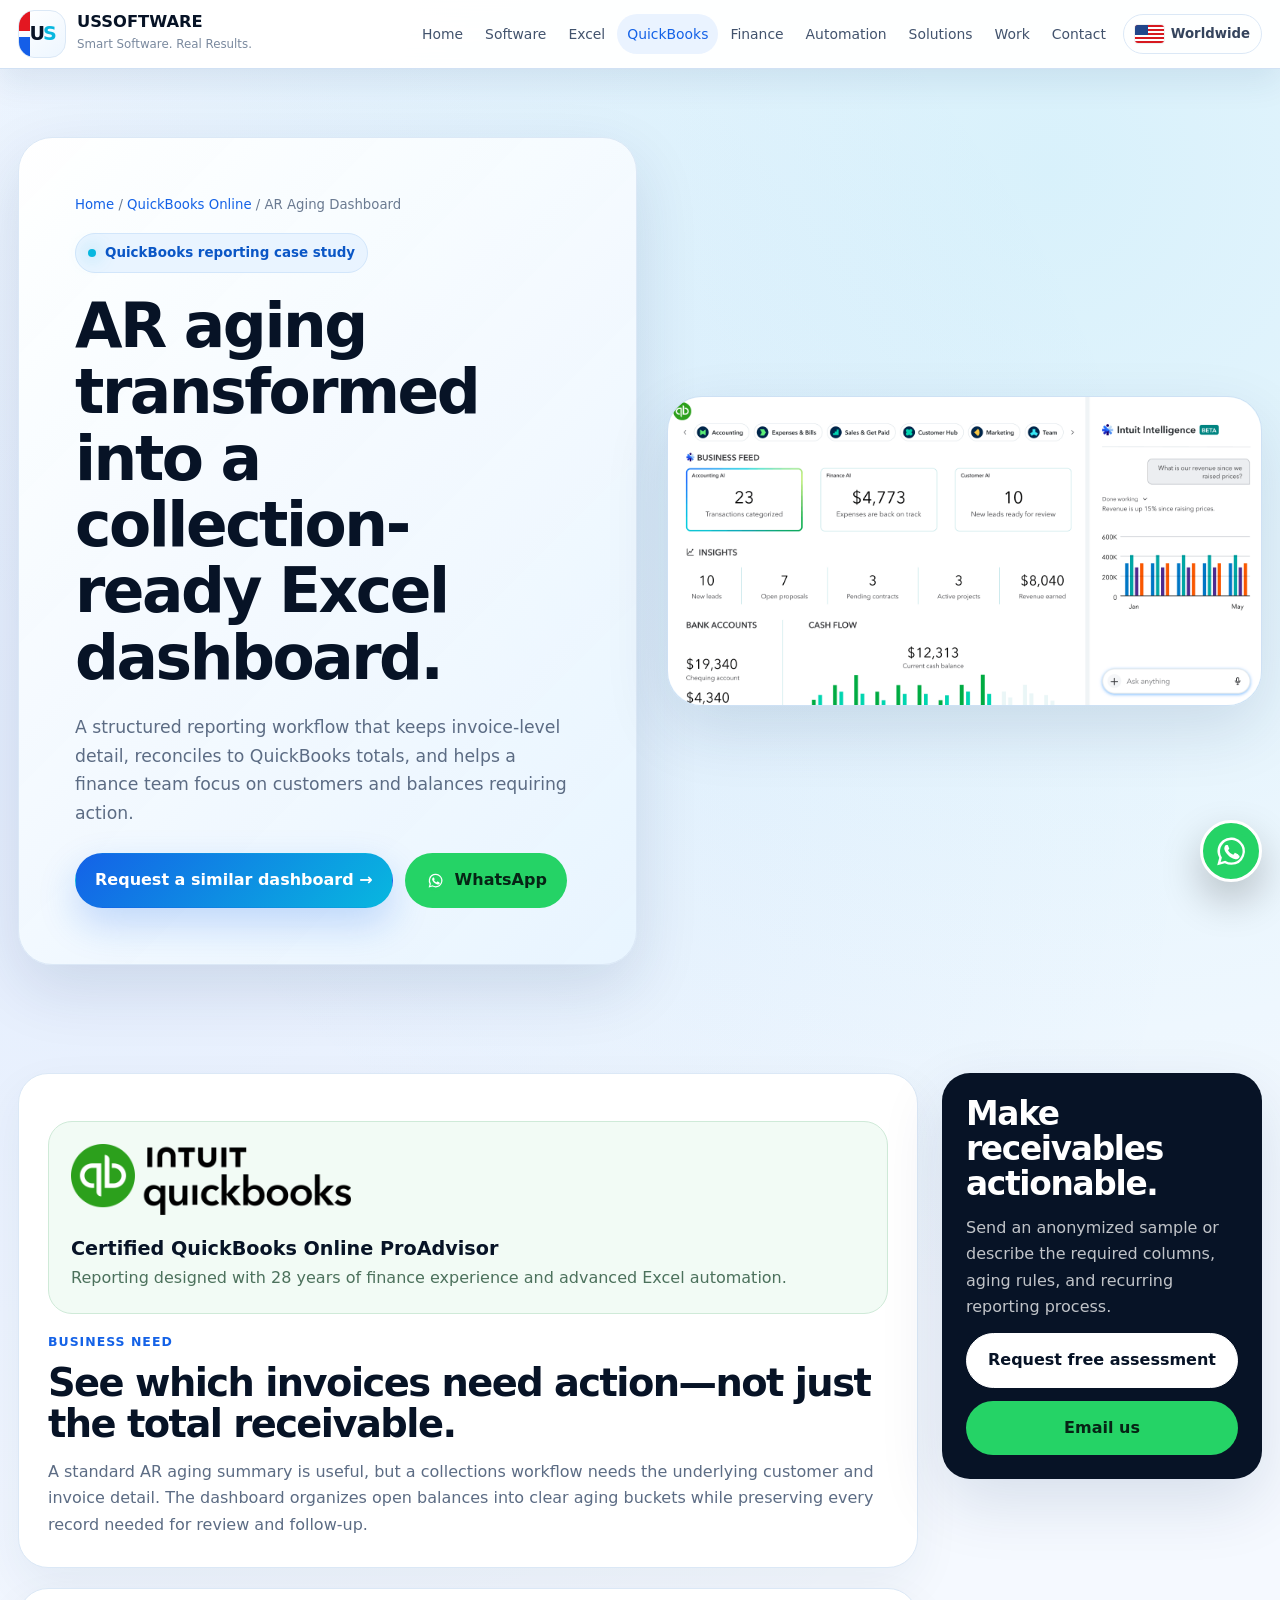
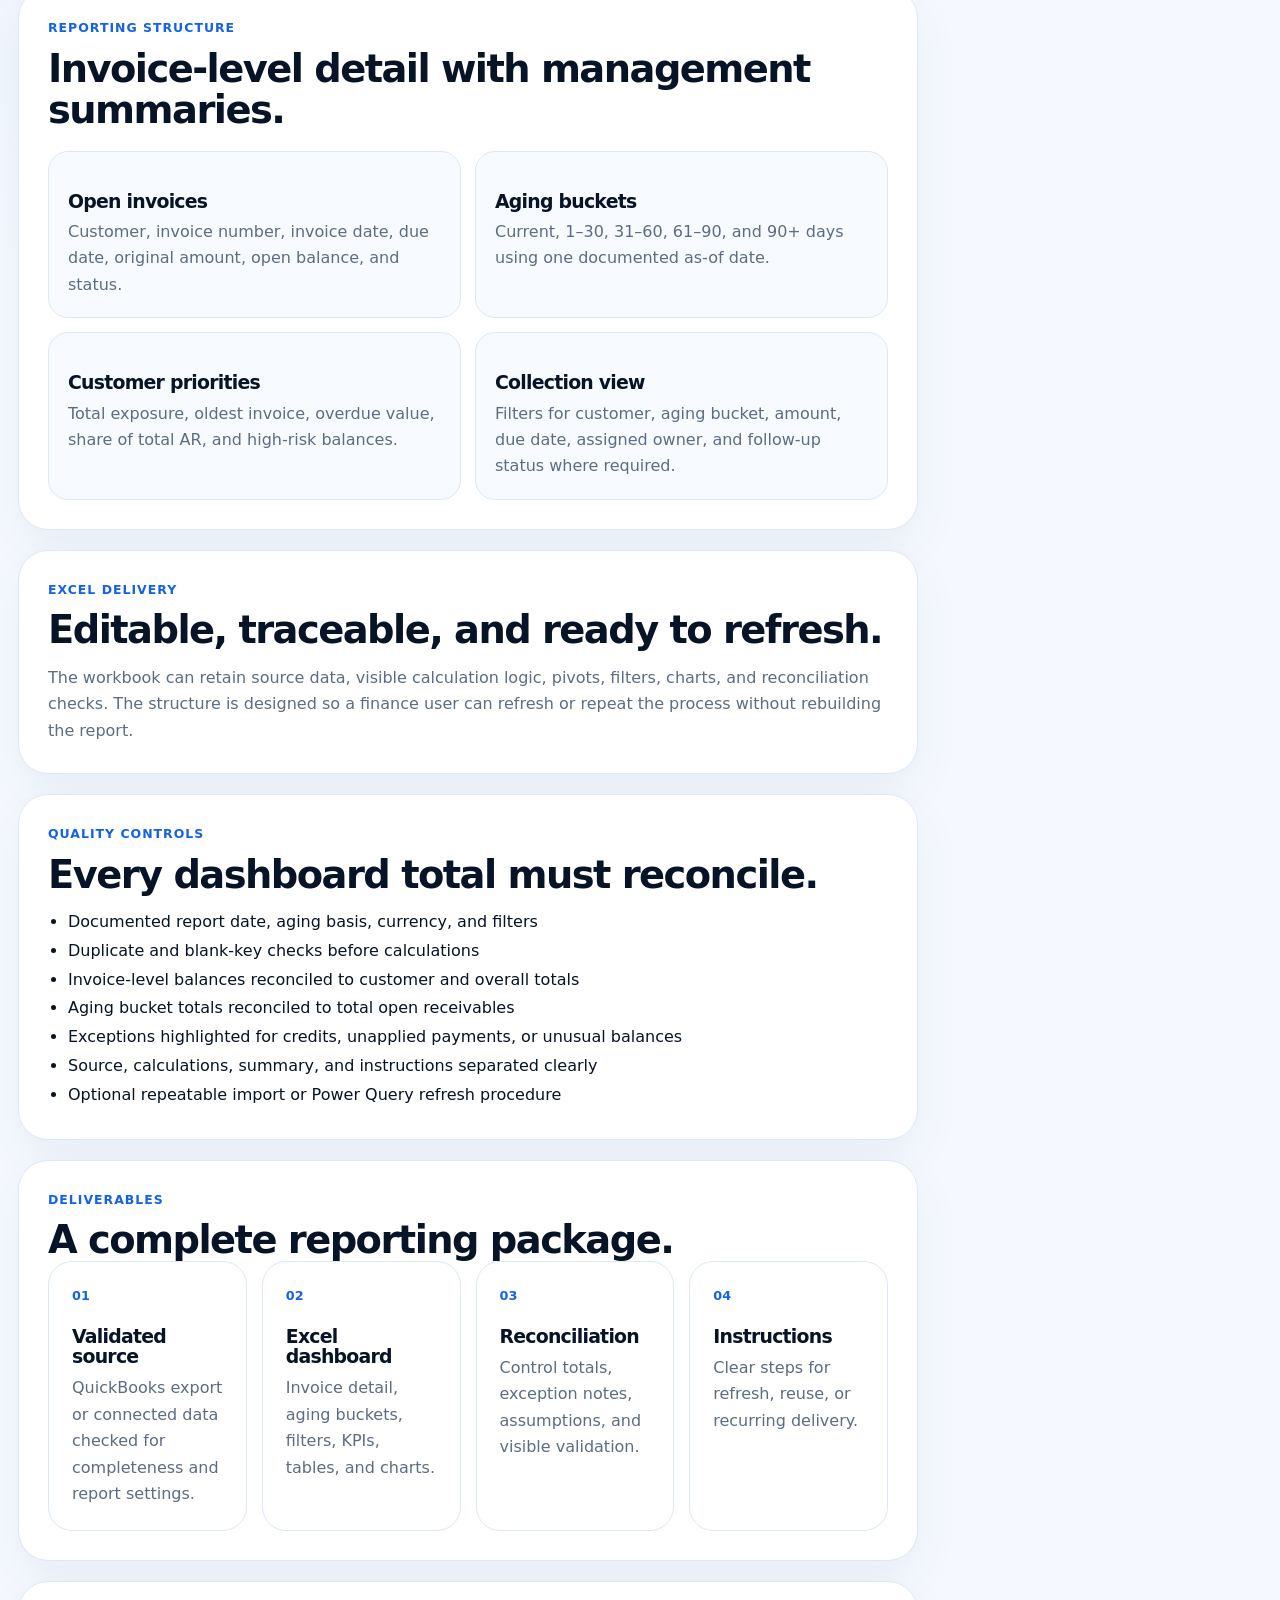
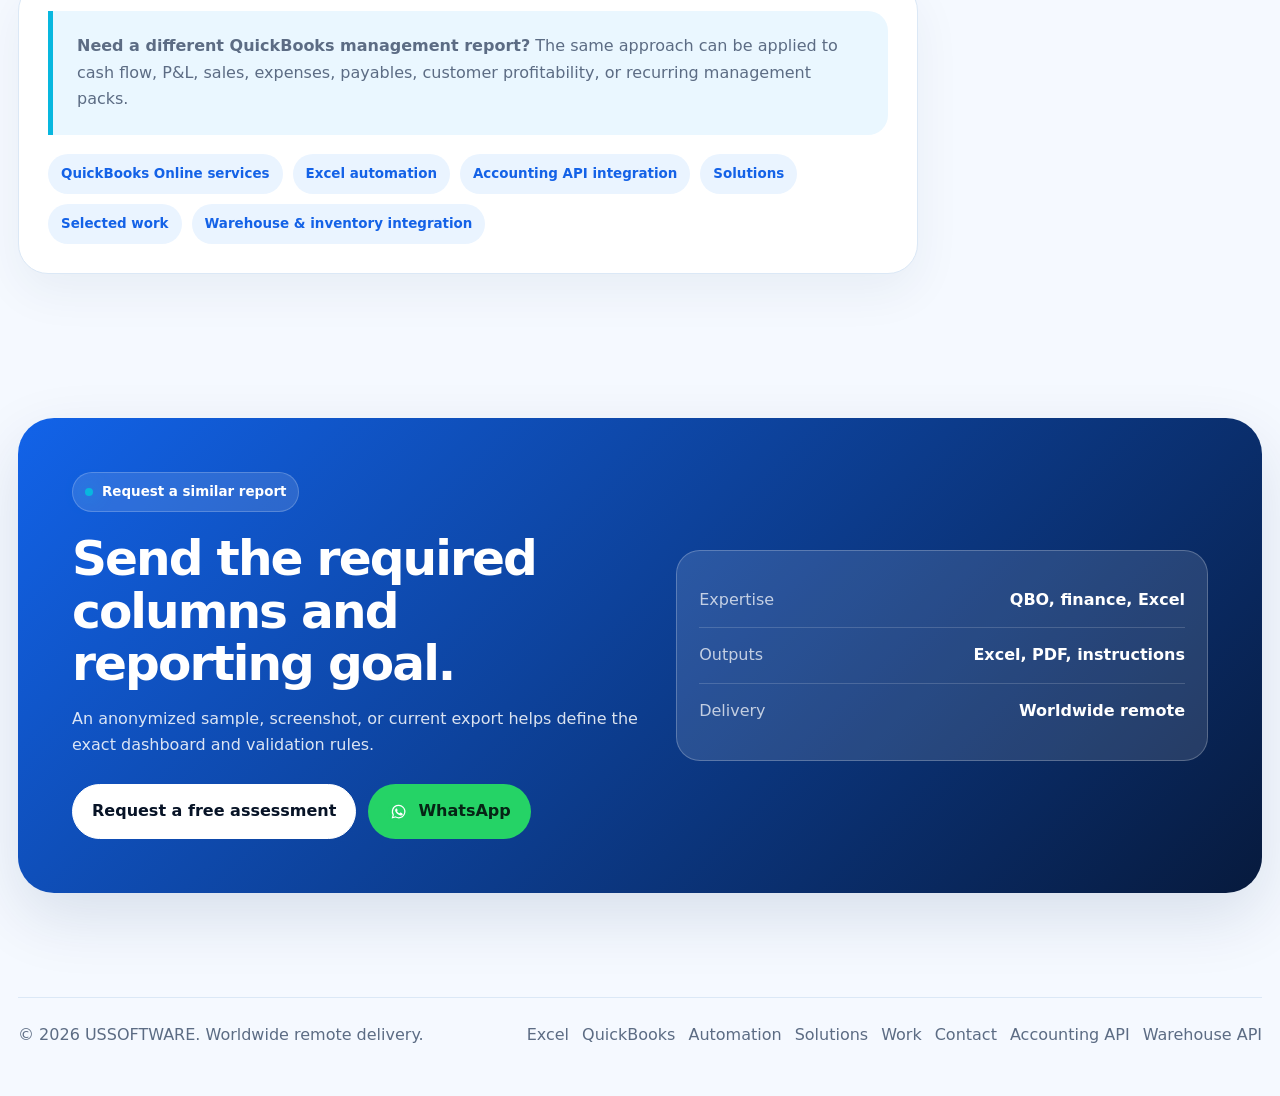
<file: quickbooks-ar-aging-excel-dashboard/index.html>
<!DOCTYPE html>

<html lang="en">
<head>
<meta charset="utf-8"/>
<meta content="width=device-width,initial-scale=1,viewport-fit=cover" name="viewport"/>
<title>QuickBooks AR Aging Excel Dashboard Case Study | USSOFTWARE</title>
<meta content="QuickBooks Online AR aging dashboard case study: invoice-level aging buckets, customer balances, collection priorities, validation controls, and refreshable Excel reporting." name="description"/>
<meta content="index,follow,max-image-preview:large" name="robots"/>
<link href="https://ussoftware.online/quickbooks-ar-aging-excel-dashboard/" rel="canonical"/>
<meta content="#071326" name="theme-color"/>
<meta content="article" property="og:type"/>
<meta content="USSOFTWARE" property="og:site_name"/>
<meta content="QuickBooks AR Aging Excel Dashboard Case Study | USSOFTWARE" property="og:title"/>
<meta content="A practical QuickBooks-to-Excel reporting workflow for invoice-level receivables, aging buckets, collection priorities, and reconciliation." property="og:description"/>
<meta content="https://ussoftware.online/quickbooks-ar-aging-excel-dashboard/" property="og:url"/>
<meta content="https://ussoftware.online/assets/qbo-dashboard-official.png" property="og:image"/>
<meta content="summary_large_image" name="twitter:card"/>
<link href="/assets/favicon.svg" rel="icon" type="image/svg+xml"/>
<link href="/assets/styles.css?v=4.2" rel="stylesheet"/>
<script type="application/ld+json">
    {
      "@context": "https://schema.org",
      "@graph": [
        {
          "@type": "Article",
          "headline": "QuickBooks AR Aging and Excel Dashboard Case Study",
          "url": "https://ussoftware.online/quickbooks-ar-aging-excel-dashboard/",
          "description": "A QuickBooks-to-Excel reporting workflow for invoice-level receivables, aging buckets, collection priorities, and reconciliation.",
          "author": {"@type": "Organization", "name": "USSOFTWARE"},
          "publisher": {"@type": "Organization", "name": "USSOFTWARE"},
          "dateModified": "2026-07-29"
        },
        {
          "@type": "BreadcrumbList",
          "itemListElement": [
            {"@type": "ListItem", "position": 1, "name": "Home", "item": "https://ussoftware.online/"},
            {"@type": "ListItem", "position": 2, "name": "QuickBooks Online", "item": "https://ussoftware.online/quickbooks-online/"},
            {"@type": "ListItem", "position": 3, "name": "AR Aging Excel Dashboard"}
          ]
        }
      ]
    }
  </script>
</head>
<body>
<a class="skip-link" href="#main">Skip to content</a>
<header class="topbar">
<a aria-label="USSOFTWARE home" class="brand" href="/">
<span aria-hidden="true" class="brand-mark"><span>U<b>S</b></span></span>
<span><strong>USSOFTWARE</strong><em>Smart Software. Real Results.</em></span>
</a>
<button aria-expanded="false" aria-label="Open navigation" class="menu-btn" type="button">☰</button>
<nav aria-label="Main navigation">
<a href="/">Home</a>
<a href="/custom-software/">Software</a>
<a href="/excel-automation/">Excel</a>
<a aria-current="page" href="/quickbooks-online/">QuickBooks</a>
<a href="/financial-modeling/">Finance</a>
<a href="/api-automation/">Automation</a>
<a href="/solutions/">Solutions</a><a href="/work/">Work</a>
<a href="/#project-assessment">Contact</a>
<span class="flag-pill"><span aria-hidden="true" class="mini-flag"></span>Worldwide</span>
</nav>
</header>
<main id="main">
<section class="page-hero">
<div class="shell page-hero-grid">
<div class="hero-surface reveal">
<div class="breadcrumbs"><a href="/">Home</a> / <a href="/quickbooks-online/">QuickBooks Online</a> / AR Aging Dashboard</div>
<div class="eyebrow"><span class="dot"></span>QuickBooks reporting case study</div>
<h1 class="compact-title">AR aging transformed into a collection-ready Excel dashboard.</h1>
<p class="lead">A structured reporting workflow that keeps invoice-level detail, reconciles to QuickBooks totals, and helps a finance team focus on customers and balances requiring action.</p>
<div class="cta-row">
<a class="btn primary" href="/#project-assessment">Request a similar dashboard →</a>
<a class="btn green" href="https://wa.me/9613613731?text=Hello%2C%20I%20need%20a%20QuickBooks%20AR%20aging%20or%20Excel%20dashboard." rel="noopener" target="_blank"><img alt="" class="whatsapp-mini" src="/assets/whatsapp.svg"/>WhatsApp</a>
</div>
</div>
<div class="page-visual reveal">
<img alt="QuickBooks AR aging and Excel dashboard" height="1000" src="/assets/qbo-dashboard-official.png" width="1600"/>
</div>
</div>
</section>
<section>
<div class="shell content-grid">
<article class="content-main">
<div class="content-block reveal">
<div class="qbo-brand">
<img alt="Intuit QuickBooks logo" height="328" src="/assets/quickbooks-logo.webp" width="1280"/>
<div><strong>Certified QuickBooks Online ProAdvisor</strong><span>Reporting designed with 28 years of finance experience and advanced Excel automation.</span></div>
</div>
<span class="kicker">Business need</span>
<h2>See which invoices need action—not just the total receivable.</h2>
<p>A standard AR aging summary is useful, but a collections workflow needs the underlying customer and invoice detail. The dashboard organizes open balances into clear aging buckets while preserving every record needed for review and follow-up.</p>
</div>
<div class="content-block reveal">
<span class="kicker">Reporting structure</span>
<h2>Invoice-level detail with management summaries.</h2>
<div class="use-case-grid">
<div class="use-case"><h3>Open invoices</h3><p>Customer, invoice number, invoice date, due date, original amount, open balance, and status.</p></div>
<div class="use-case"><h3>Aging buckets</h3><p>Current, 1–30, 31–60, 61–90, and 90+ days using one documented as-of date.</p></div>
<div class="use-case"><h3>Customer priorities</h3><p>Total exposure, oldest invoice, overdue value, share of total AR, and high-risk balances.</p></div>
<div class="use-case"><h3>Collection view</h3><p>Filters for customer, aging bucket, amount, due date, assigned owner, and follow-up status where required.</p></div>
</div>
</div>
<div class="content-block reveal">
<span class="kicker">Excel delivery</span>
<h2>Editable, traceable, and ready to refresh.</h2>
<p>The workbook can retain source data, visible calculation logic, pivots, filters, charts, and reconciliation checks. The structure is designed so a finance user can refresh or repeat the process without rebuilding the report.</p>
</div>
<div class="content-block reveal">
<span class="kicker">Quality controls</span>
<h2>Every dashboard total must reconcile.</h2>
<ul>
<li>Documented report date, aging basis, currency, and filters</li>
<li>Duplicate and blank-key checks before calculations</li>
<li>Invoice-level balances reconciled to customer and overall totals</li>
<li>Aging bucket totals reconciled to total open receivables</li>
<li>Exceptions highlighted for credits, unapplied payments, or unusual balances</li>
<li>Source, calculations, summary, and instructions separated clearly</li>
<li>Optional repeatable import or Power Query refresh procedure</li>
</ul>
</div>
<div class="content-block reveal">
<span class="kicker">Deliverables</span>
<h2>A complete reporting package.</h2>
<div class="process-grid">
<div class="process"><span class="num">01</span><h3>Validated source</h3><p>QuickBooks export or connected data checked for completeness and report settings.</p></div>
<div class="process"><span class="num">02</span><h3>Excel dashboard</h3><p>Invoice detail, aging buckets, filters, KPIs, tables, and charts.</p></div>
<div class="process"><span class="num">03</span><h3>Reconciliation</h3><p>Control totals, exception notes, assumptions, and visible validation.</p></div>
<div class="process"><span class="num">04</span><h3>Instructions</h3><p>Clear steps for refresh, reuse, or recurring delivery.</p></div>
</div>
</div>
<div class="content-block reveal">
<div class="callout"><p><strong>Need a different QuickBooks management report?</strong> The same approach can be applied to cash flow, P&amp;L, sales, expenses, payables, customer profitability, or recurring management packs.</p></div>
<div class="inline-links">
<a href="/quickbooks-online/">QuickBooks Online services</a>
<a href="/excel-automation/">Excel automation</a>
<a href="/accounting-software-api-integration/">Accounting API integration</a>
<a href="/solutions/">Solutions</a><a href="/work/">Selected work</a>
<a href="/warehouse-inventory-api-integration/">Warehouse &amp; inventory integration</a></div>
</div>
</article>
<aside class="side-card reveal">
<h2>Make receivables actionable.</h2>
<p>Send an anonymized sample or describe the required columns, aging rules, and recurring reporting process.</p>
<a class="btn light" href="/#project-assessment">Request free assessment</a>
<a class="btn green" data-email="" data-subject="QuickBooks AR aging Excel dashboard inquiry" href="#">Email us</a>
</aside>
</div>
</section>
<section id="contact">
<div class="shell">
<div class="contact-box reveal">
<div>
<div class="eyebrow" style="background:rgba(255,255,255,.12);border-color:rgba(255,255,255,.2);color:#fff"><span class="dot"></span>Request a similar report</div>
<h2>Send the required columns and reporting goal.</h2>
<p>An anonymized sample, screenshot, or current export helps define the exact dashboard and validation rules.</p>
<div class="cta-row">
<a class="btn light" href="/#project-assessment">Request a free assessment</a>
<a class="btn green" href="https://wa.me/9613613731?text=Hello%2C%20I%20need%20a%20QuickBooks%20AR%20aging%20or%20Excel%20dashboard." rel="noopener" target="_blank"><img alt="" class="whatsapp-mini" src="/assets/whatsapp.svg"/>WhatsApp</a>
</div>
</div>
<div class="contact-card">
<div class="contact-row"><span>Expertise</span><strong>QBO, finance, Excel</strong></div>
<div class="contact-row"><span>Outputs</span><strong>Excel, PDF, instructions</strong></div>
<div class="contact-row"><span>Delivery</span><strong>Worldwide remote</strong></div>
</div>
</div>
</div>
</section>
</main>
<footer>
<div class="shell footer-inner">
<span>© <span data-year=""></span> USSOFTWARE. Worldwide remote delivery.</span>
<div class="footer-links">
<a href="/excel-automation/">Excel</a>
<a href="/quickbooks-online/">QuickBooks</a>
<a href="/api-automation/">Automation</a>
<a href="/solutions/">Solutions</a><a href="/work/">Work</a>
<a href="/#project-assessment">Contact</a>
<a href="/accounting-software-api-integration/">Accounting API</a><a href="/warehouse-inventory-api-integration/">Warehouse API</a></div>
</div>
</footer>
<a aria-label="Contact USSOFTWARE on WhatsApp" class="whatsapp-float" href="https://wa.me/9613613731?text=Hello%2C%20I%20need%20a%20QuickBooks%20AR%20aging%20or%20Excel%20dashboard." rel="noopener" target="_blank"><img alt="" src="/assets/whatsapp.svg"/></a>
<script defer="" src="/assets/main.js"></script>
<script data-cf-beacon='{"token":"175af1d7c566448f83ae9717b216f542"}' defer="" src="https://static.cloudflareinsights.com/beacon.min.js"></script>
</body>
</html>
</file>
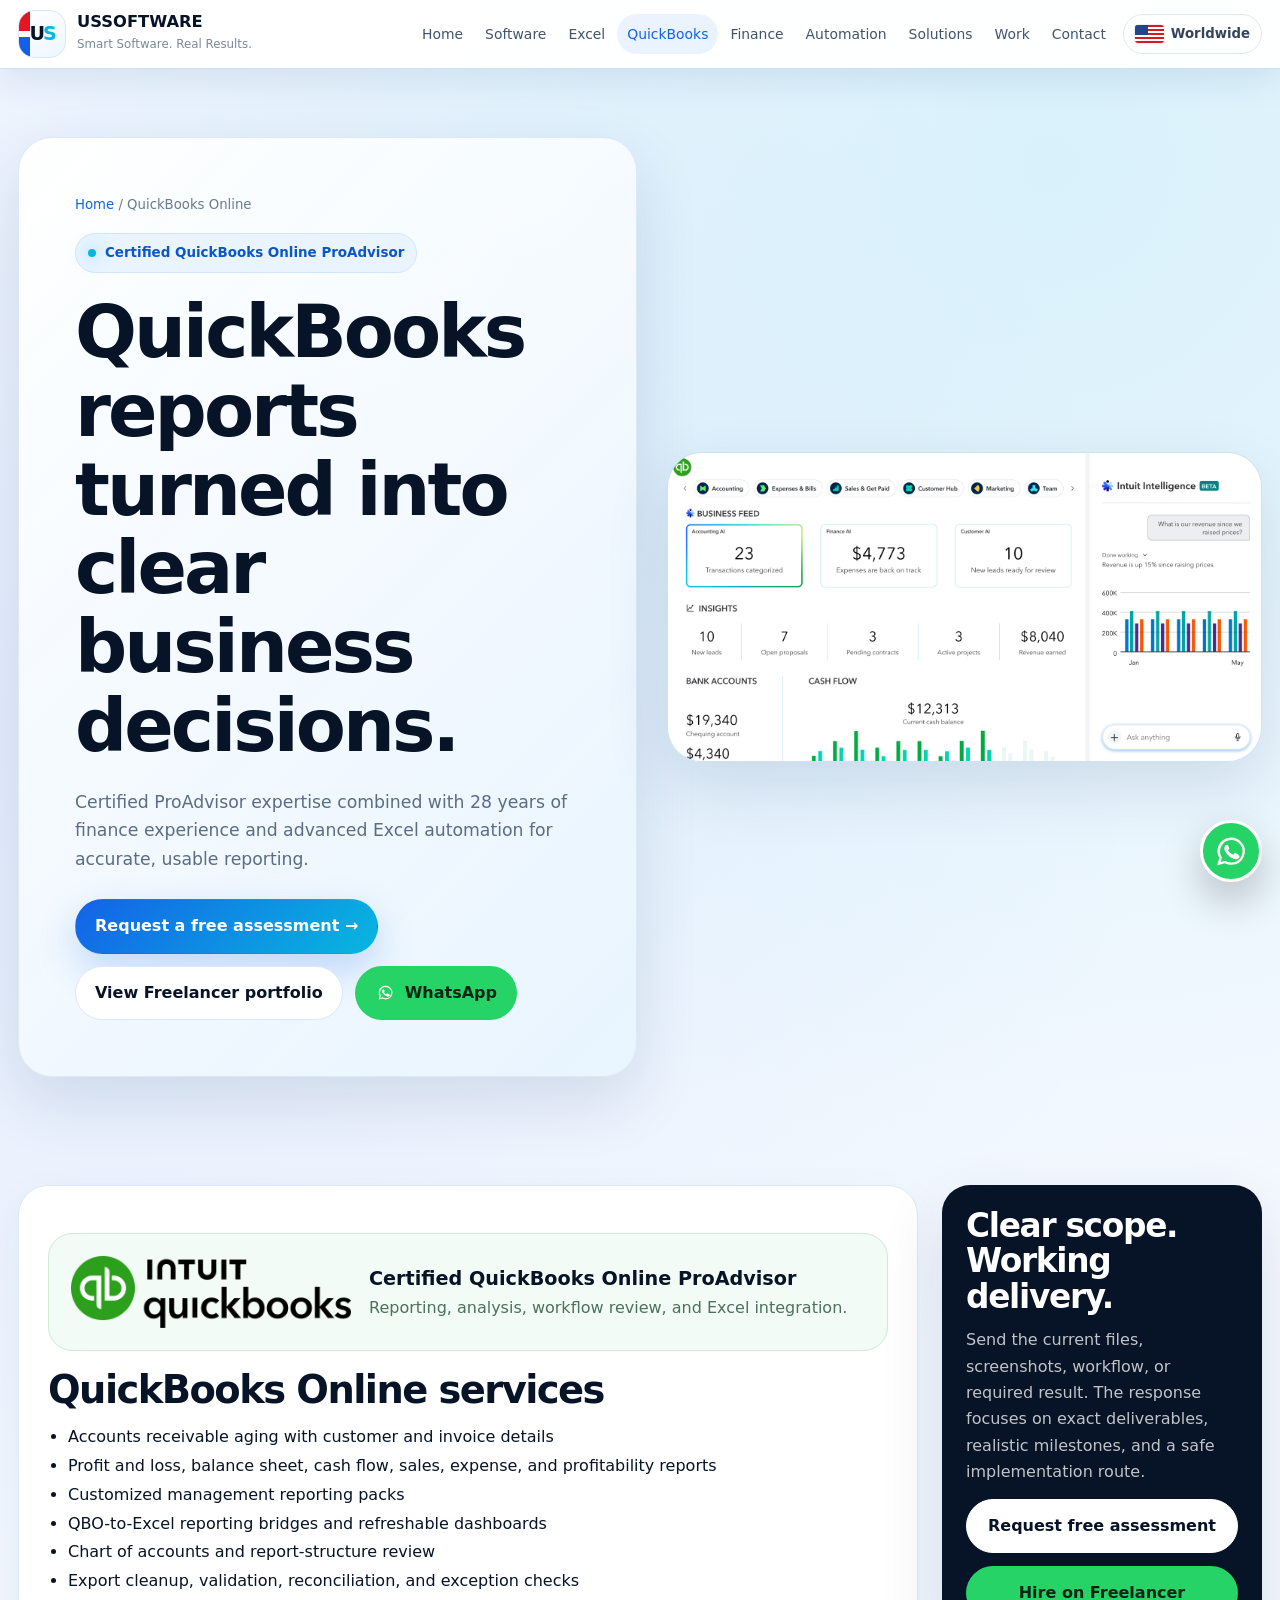
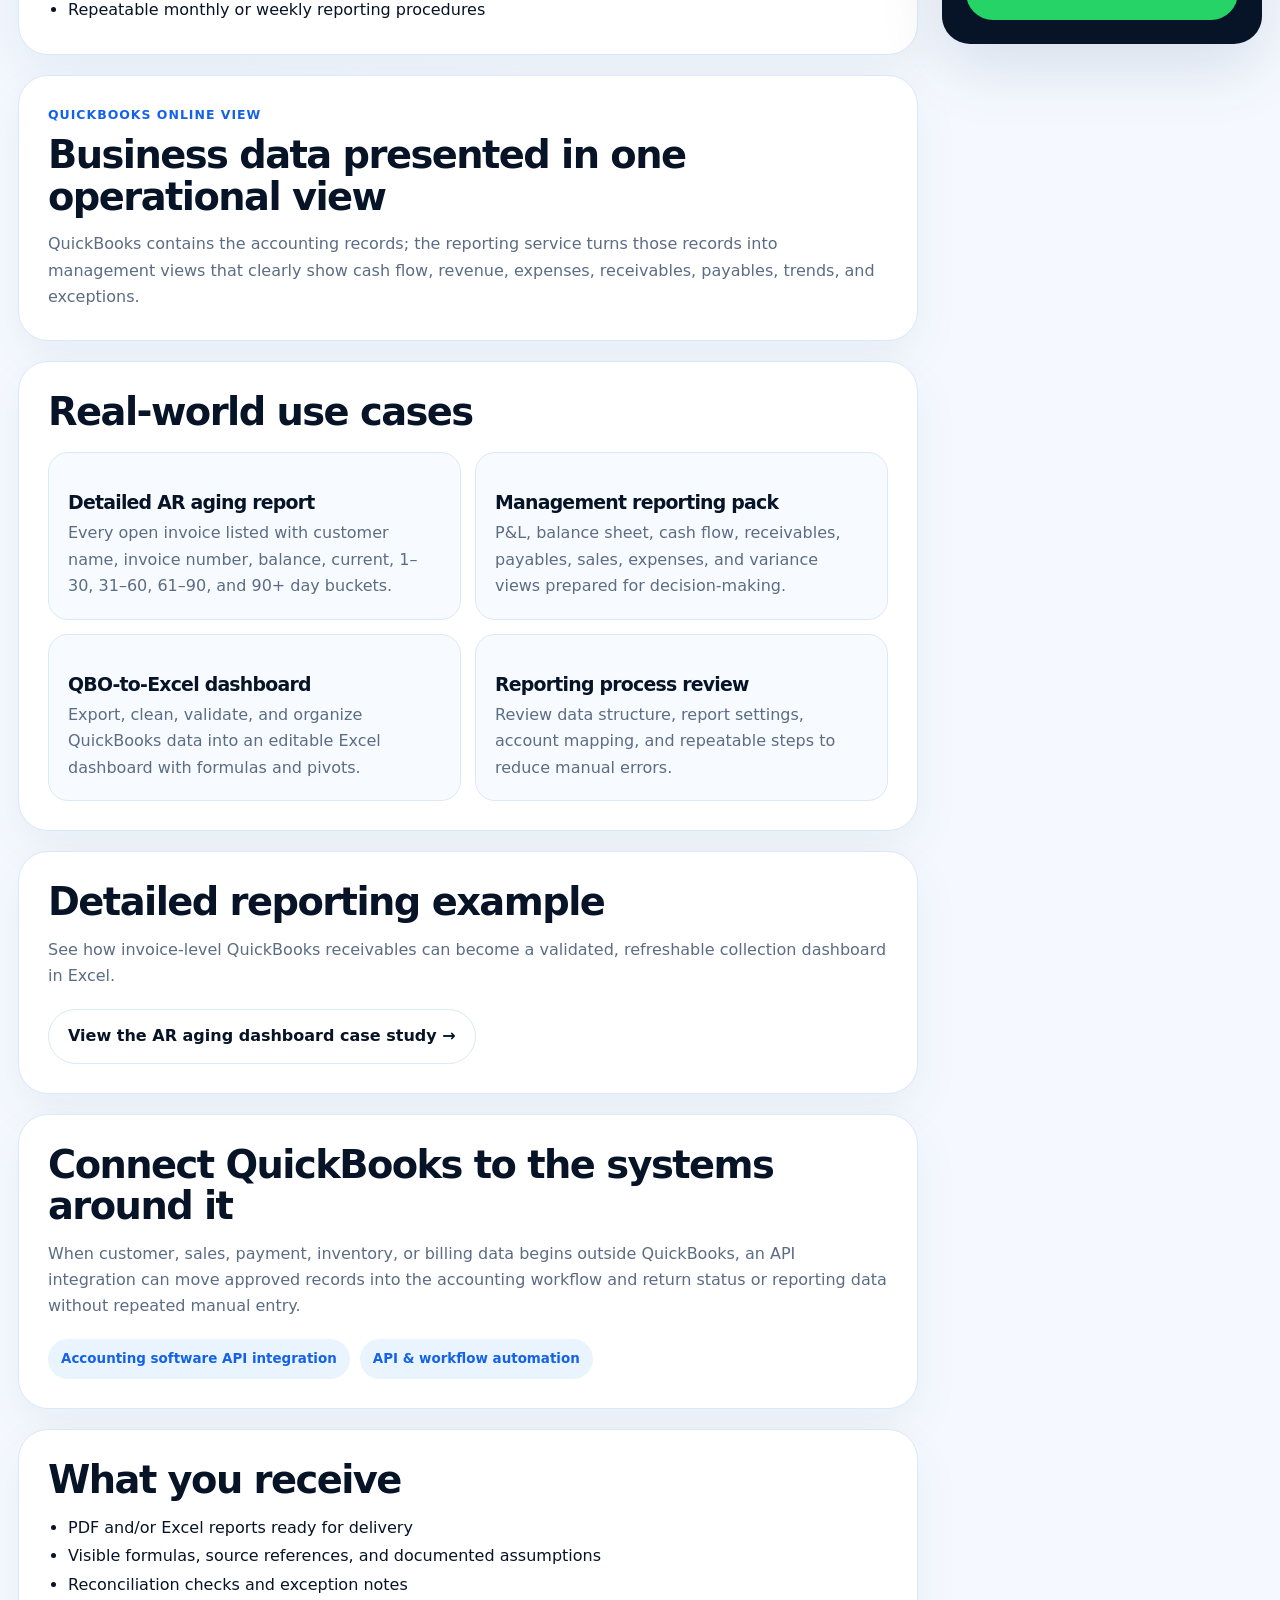
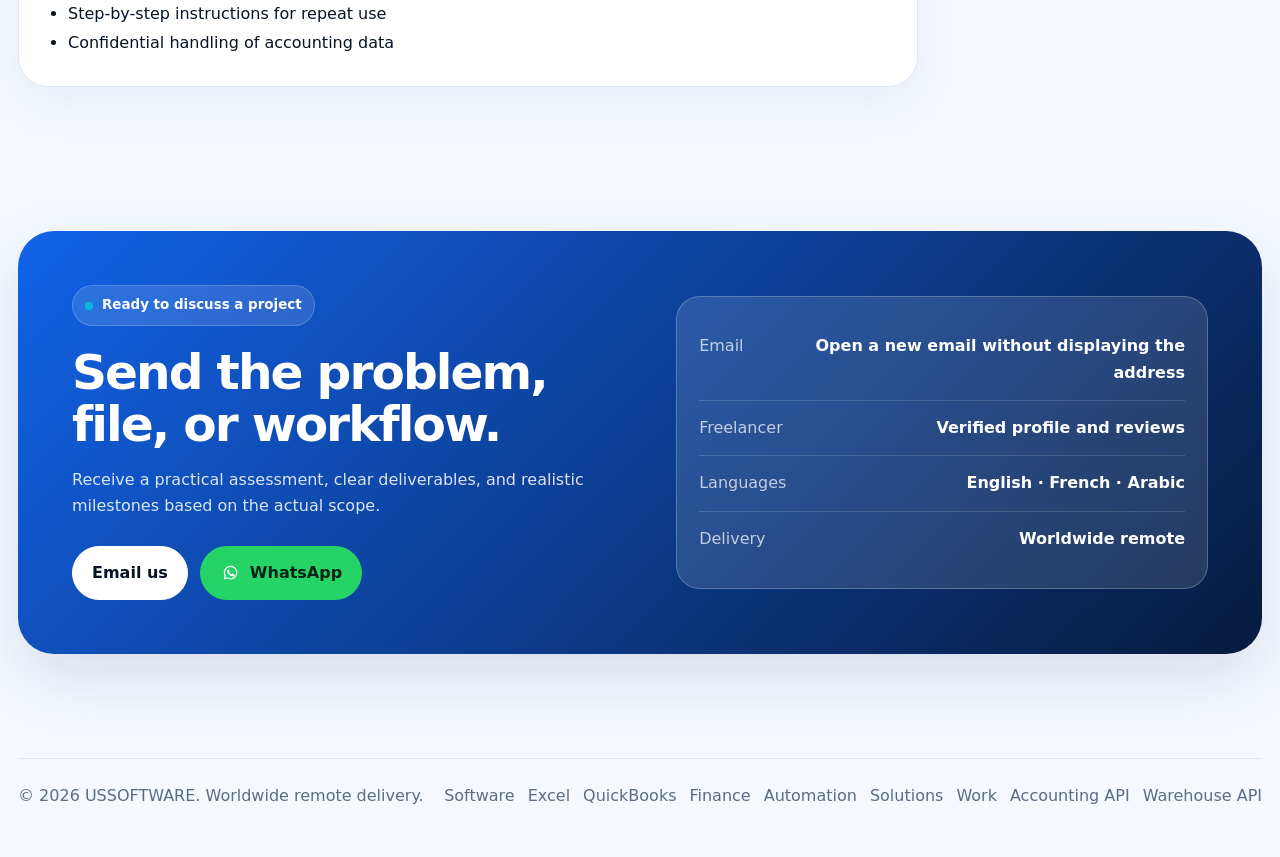
<file: quickbooks-online/index.html>
<!DOCTYPE html>

<html lang="en"><head><meta charset="utf-8"/><meta content="width=device-width,initial-scale=1,viewport-fit=cover" name="viewport"/><title>Certified QuickBooks Online ProAdvisor Services | USSOFTWARE</title><meta content="Certified QuickBooks Online ProAdvisor services for AR aging, management reporting, QBO-to-Excel workflows, data review, cleanup, dashboards, and recurring reports." name="description"/><meta content="index,follow,max-image-preview:large" name="robots"/><link href="https://ussoftware.online/quickbooks-online/" rel="canonical"/><meta content="#071326" name="theme-color"/><meta content="website" property="og:type"/><meta content="USSOFTWARE" property="og:site_name"/><meta content="Certified QuickBooks Online ProAdvisor Services | USSOFTWARE" property="og:title"/><meta content="Certified QuickBooks Online ProAdvisor services for AR aging, management reporting, QBO-to-Excel workflows, data review, cleanup, dashboards, and recurring reports." property="og:description"/><meta content="https://ussoftware.online/quickbooks-online/" property="og:url"/><meta content="https://ussoftware.online/assets/social-card.jpg" property="og:image"/><meta content="summary_large_image" name="twitter:card"/><link href="/assets/favicon.svg" rel="icon" type="image/svg+xml"/><link href="/assets/styles.css?v=4.2" rel="stylesheet"/><script type="application/ld+json">{"@context":"https://schema.org","@type":"Service","name":"QuickBooks Online Reporting and Automation","provider":{"@type":"ProfessionalService","name":"USSOFTWARE","url":"https://ussoftware.online/"},"areaServed":"Worldwide","description":"Certified QuickBooks Online ProAdvisor services for reporting, AR aging, management reports, Excel workflows, data review, and automation."}</script></head><body><a class="skip-link" href="#main">Skip to content</a><header class="topbar"><a aria-label="USSOFTWARE home" class="brand" href="/"><span aria-hidden="true" class="brand-mark"><span>U<b>S</b></span></span><span><strong>USSOFTWARE</strong><em>Smart Software. Real Results.</em></span></a><button aria-expanded="false" aria-label="Open navigation" class="menu-btn" type="button">☰</button><nav aria-label="Main navigation"><a href="/">Home</a><a href="/custom-software/">Software</a><a href="/excel-automation/">Excel</a><a aria-current="page" href="/quickbooks-online/">QuickBooks</a><a href="/financial-modeling/">Finance</a><a href="/api-automation/">Automation</a><a href="/solutions/">Solutions</a><a href="/work/">Work</a><a href="/#project-assessment">Contact</a><span class="flag-pill"><span aria-hidden="true" class="mini-flag"></span>Worldwide</span></nav></header><main id="main"><section class="page-hero"><div class="shell page-hero-grid"><div class="hero-surface reveal"><div class="breadcrumbs"><a href="/">Home</a> / QuickBooks Online</div><div class="eyebrow"><span class="dot"></span>Certified QuickBooks Online ProAdvisor</div><h1>QuickBooks reports turned into clear business decisions.</h1><p class="lead">Certified ProAdvisor expertise combined with 28 years of finance experience and advanced Excel automation for accurate, usable reporting.</p><div class="cta-row"><a class="btn primary" href="/#project-assessment">Request a free assessment →</a><a class="btn secondary" href="https://www.freelancer.com/u/saliba04" rel="noopener" target="_blank">View Freelancer portfolio</a><a class="btn green" href="https://wa.me/9613613731?text=Hello%2C%20I%20visited%20USSOFTWARE%20and%20would%20like%20to%20discuss%20a%20project." rel="noopener" target="_blank"><img alt="" class="whatsapp-mini" src="/assets/whatsapp.svg"/>WhatsApp</a></div></div><div class="page-visual reveal"><img alt="Certified QuickBooks Online ProAdvisor" height="1000" src="/assets/qbo-dashboard-official.png" width="1600"/></div></div></section><section><div class="shell content-grid"><div class="content-main"><div class="content-block reveal"><div class="qbo-brand"><img alt="Intuit QuickBooks logo" height="328" src="/assets/quickbooks-logo.webp" width="1280"/><div><strong>Certified QuickBooks Online ProAdvisor</strong><span>Reporting, analysis, workflow review, and Excel integration.</span></div></div><h2>QuickBooks Online services</h2><ul><li>Accounts receivable aging with customer and invoice details</li><li>Profit and loss, balance sheet, cash flow, sales, expense, and profitability reports</li><li>Customized management reporting packs</li><li>QBO-to-Excel reporting bridges and refreshable dashboards</li><li>Chart of accounts and report-structure review</li><li>Export cleanup, validation, reconciliation, and exception checks</li><li>Repeatable monthly or weekly reporting procedures</li></ul></div><div class="content-block reveal"><span class="kicker">QuickBooks Online view</span><h2>Business data presented in one operational view</h2><p>QuickBooks contains the accounting records; the reporting service turns those records into management views that clearly show cash flow, revenue, expenses, receivables, payables, trends, and exceptions.</p></div><div class="content-block reveal"><h2>Real-world use cases</h2><div class="use-case-grid"><div class="use-case"><h3>Detailed AR aging report</h3><p>Every open invoice listed with customer name, invoice number, balance, current, 1–30, 31–60, 61–90, and 90+ day buckets.</p></div><div class="use-case"><h3>Management reporting pack</h3><p>P&amp;L, balance sheet, cash flow, receivables, payables, sales, expenses, and variance views prepared for decision-making.</p></div><div class="use-case"><h3>QBO-to-Excel dashboard</h3><p>Export, clean, validate, and organize QuickBooks data into an editable Excel dashboard with formulas and pivots.</p></div><div class="use-case"><h3>Reporting process review</h3><p>Review data structure, report settings, account mapping, and repeatable steps to reduce manual errors.</p></div></div></div><div class="content-block reveal"><h2>Detailed reporting example</h2><p>See how invoice-level QuickBooks receivables can become a validated, refreshable collection dashboard in Excel.</p><a class="btn secondary" href="/quickbooks-ar-aging-excel-dashboard/" style="margin-top:20px">View the AR aging dashboard case study →</a></div><div class="content-block reveal"><h2>Connect QuickBooks to the systems around it</h2><p>When customer, sales, payment, inventory, or billing data begins outside QuickBooks, an API integration can move approved records into the accounting workflow and return status or reporting data without repeated manual entry.</p><div class="inline-links"><a href="/accounting-software-api-integration/">Accounting software API integration</a><a href="/api-automation/">API &amp; workflow automation</a></div></div><div class="content-block reveal"><h2>What you receive</h2><ul><li>PDF and/or Excel reports ready for delivery</li><li>Visible formulas, source references, and documented assumptions</li><li>Reconciliation checks and exception notes</li><li>Step-by-step instructions for repeat use</li><li>Confidential handling of accounting data</li></ul></div></div><aside class="side-card reveal"><h2>Clear scope.<br/>Working delivery.</h2><p>Send the current files, screenshots, workflow, or required result. The response focuses on exact deliverables, realistic milestones, and a safe implementation route.</p><a class="btn light" href="/#project-assessment">Request free assessment</a><a class="btn green" href="https://www.freelancer.com/u/saliba04" rel="noopener" target="_blank">Hire on Freelancer</a></aside></div></section><section id="contact"><div class="shell"><div class="contact-box reveal"><div><div class="eyebrow" style="background:rgba(255,255,255,.12);border-color:rgba(255,255,255,.2);color:#fff"><span class="dot"></span>Ready to discuss a project</div><h2>Send the problem, file, or workflow.</h2><p>Receive a practical assessment, clear deliverables, and realistic milestones based on the actual scope.</p><div class="cta-row"><a class="btn light" data-email="" data-subject="QuickBooks Online project inquiry" href="#">Email us</a><a class="btn green" href="https://wa.me/9613613731?text=Hello%2C%20I%20visited%20USSOFTWARE%20and%20would%20like%20to%20discuss%20a%20project." rel="noopener" target="_blank"><img alt="" class="whatsapp-mini" src="/assets/whatsapp.svg"/>WhatsApp</a></div></div><div class="contact-card"><div class="contact-row"><span>Email</span><strong>Open a new email without displaying the address</strong></div><div class="contact-row"><span>Freelancer</span><strong><a href="https://www.freelancer.com/u/saliba04" rel="noopener" target="_blank">Verified profile and reviews</a></strong></div><div class="contact-row"><span>Languages</span><strong>English · French · Arabic</strong></div><div class="contact-row"><span>Delivery</span><strong>Worldwide remote</strong></div></div></div></div></section></main><footer><div class="shell footer-inner"><span>© <span data-year=""></span> USSOFTWARE. Worldwide remote delivery.</span><div class="footer-links"><a href="/custom-software/">Software</a><a href="/excel-automation/">Excel</a><a href="/quickbooks-online/">QuickBooks</a><a href="/financial-modeling/">Finance</a><a href="/api-automation/">Automation</a><a href="/solutions/">Solutions</a><a href="/work/">Work</a><a href="/accounting-software-api-integration/">Accounting API</a><a href="/warehouse-inventory-api-integration/">Warehouse API</a></div></div></footer><a aria-label="Contact USSOFTWARE on WhatsApp" class="whatsapp-float" href="https://wa.me/9613613731?text=Hello%2C%20I%20visited%20USSOFTWARE%20and%20would%20like%20to%20discuss%20a%20project." rel="noopener" target="_blank"><img alt="" src="/assets/whatsapp.svg"/></a><script defer="" src="/assets/main.js"></script><script data-cf-beacon='{"token":"175af1d7c566448f83ae9717b216f542"}' defer="" src="https://static.cloudflareinsights.com/beacon.min.js"></script></body></html>
</file>
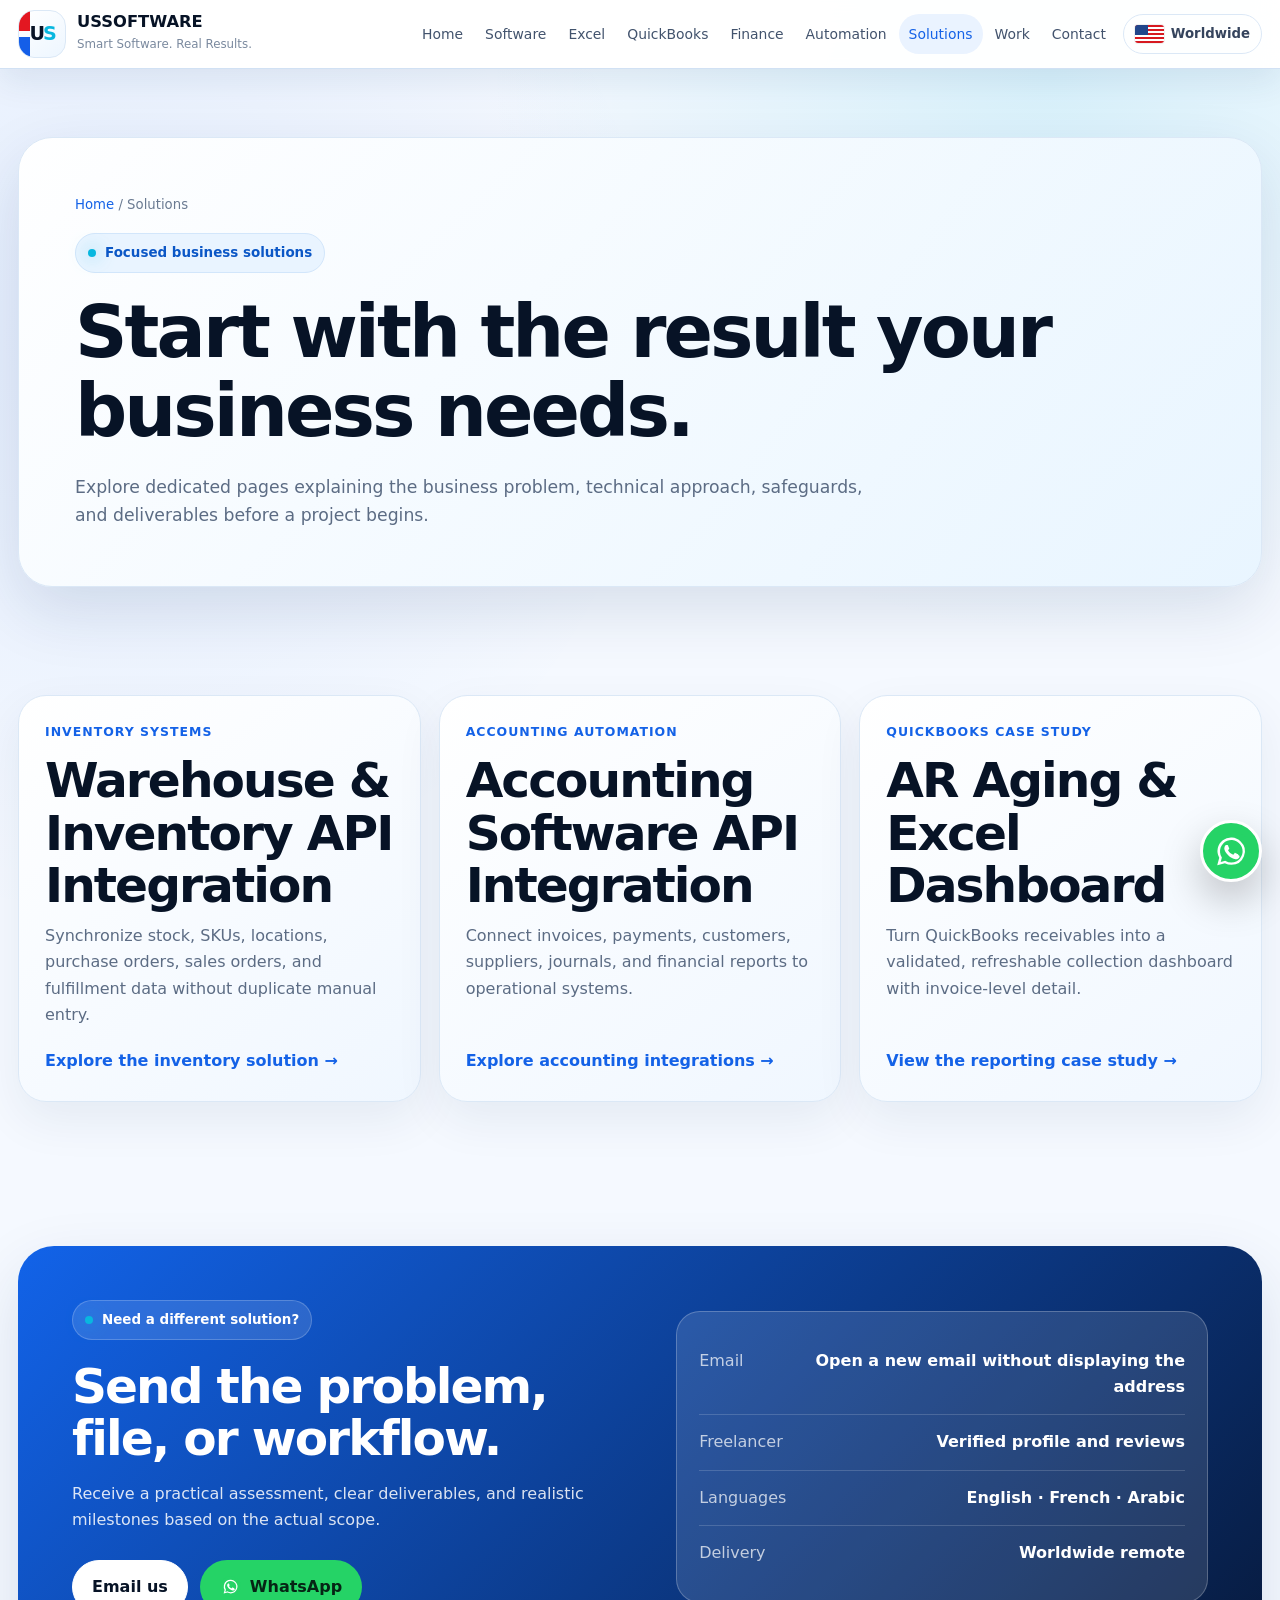
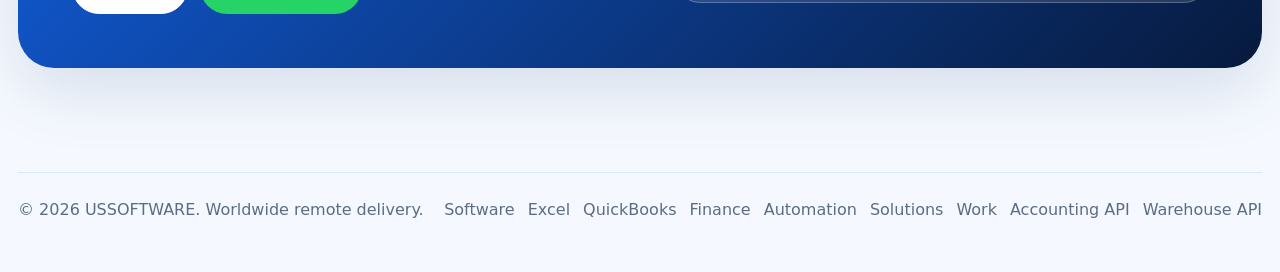
<file: solutions/index.html>
<!DOCTYPE html>

<html lang="en">
<head>
<meta charset="utf-8"/>
<meta content="width=device-width,initial-scale=1,viewport-fit=cover" name="viewport"/>
<title>Business Software Solutions | USSOFTWARE</title>
<meta content="Focused warehouse, inventory, accounting API, and QuickBooks reporting solutions from USSOFTWARE." name="description"/>
<meta content="index,follow,max-image-preview:large" name="robots"/>
<link href="https://ussoftware.online/solutions/" rel="canonical"/>
<meta content="#071326" name="theme-color"/>
<meta content="website" property="og:type"/>
<meta content="USSOFTWARE" property="og:site_name"/>
<meta content="Business Software Solutions | USSOFTWARE" property="og:title"/>
<meta content="Focused warehouse, inventory, accounting API, and QuickBooks reporting solutions." property="og:description"/>
<meta content="https://ussoftware.online/solutions/" property="og:url"/>
<meta content="https://ussoftware.online/assets/social-card.jpg" property="og:image"/>
<link href="/assets/favicon.svg" rel="icon" type="image/svg+xml"/>
<link href="/assets/styles.css?v=4.3" rel="stylesheet"/>
<script type="application/ld+json">{"@context":"https://schema.org","@type":"CollectionPage","name":"Business Software Solutions","url":"https://ussoftware.online/solutions/","isPartOf":{"@type":"WebSite","name":"USSOFTWARE","url":"https://ussoftware.online/"}}</script>
</head>
<body>
<a class="skip-link" href="#main">Skip to content</a>
<header class="topbar">
<a aria-label="USSOFTWARE home" class="brand" href="/"><span aria-hidden="true" class="brand-mark"><span>U<b>S</b></span></span><span><strong>USSOFTWARE</strong><em>Smart Software. Real Results.</em></span></a>
<button aria-expanded="false" aria-label="Open navigation" class="menu-btn" type="button">☰</button>
<nav aria-label="Main navigation">
<a href="/">Home</a><a href="/custom-software/">Software</a><a href="/excel-automation/">Excel</a><a href="/quickbooks-online/">QuickBooks</a><a href="/financial-modeling/">Finance</a><a href="/api-automation/">Automation</a><a aria-current="page" href="/solutions/">Solutions</a><a href="/work/">Work</a><a href="/#project-assessment">Contact</a><span class="flag-pill"><span aria-hidden="true" class="mini-flag"></span>Worldwide</span>
</nav>
</header>
<main id="main">
<section class="page-hero">
<div class="shell">
<div class="hero-surface reveal">
<div class="breadcrumbs"><a href="/">Home</a> / Solutions</div>
<div class="eyebrow"><span class="dot"></span>Focused business solutions</div>
<h1>Start with the result your business needs.</h1>
<p class="lead">Explore dedicated pages explaining the business problem, technical approach, safeguards, and deliverables before a project begins.</p>
</div>
</div>
</section>
<section>
<div class="shell">
<div class="solution-links">
<a class="solution-link reveal" href="/warehouse-inventory-api-integration/">
<span class="kicker">Inventory systems</span>
<h2>Warehouse &amp; Inventory API Integration</h2>
<p>Synchronize stock, SKUs, locations, purchase orders, sales orders, and fulfillment data without duplicate manual entry.</p>
<span class="more">Explore the inventory solution →</span>
</a>
<a class="solution-link reveal" href="/accounting-software-api-integration/">
<span class="kicker">Accounting automation</span>
<h2>Accounting Software API Integration</h2>
<p>Connect invoices, payments, customers, suppliers, journals, and financial reports to operational systems.</p>
<span class="more">Explore accounting integrations →</span>
</a>
<a class="solution-link reveal" href="/quickbooks-ar-aging-excel-dashboard/">
<span class="kicker">QuickBooks case study</span>
<h2>AR Aging &amp; Excel Dashboard</h2>
<p>Turn QuickBooks receivables into a validated, refreshable collection dashboard with invoice-level detail.</p>
<span class="more">View the reporting case study →</span>
</a>
</div>
</div>
</section>
<section id="contact">
<div class="shell">
<div class="contact-box reveal">
<div><div class="eyebrow" style="background:rgba(255,255,255,.12);border-color:rgba(255,255,255,.2);color:#fff"><span class="dot"></span>Need a different solution?</div><h2>Send the problem, file, or workflow.</h2><p>Receive a practical assessment, clear deliverables, and realistic milestones based on the actual scope.</p><div class="cta-row"><a class="btn light" data-email="" data-subject="Business solution project inquiry" href="#">Email us</a><a class="btn green" href="https://wa.me/9613613731?text=Hello%2C%20I%20visited%20USSOFTWARE%20and%20would%20like%20to%20discuss%20a%20project." rel="noopener" target="_blank"><img alt="" class="whatsapp-mini" src="/assets/whatsapp.svg"/>WhatsApp</a></div></div>
<div class="contact-card"><div class="contact-row"><span>Email</span><strong>Open a new email without displaying the address</strong></div><div class="contact-row"><span>Freelancer</span><strong><a href="https://www.freelancer.com/u/saliba04" rel="noopener" target="_blank">Verified profile and reviews</a></strong></div><div class="contact-row"><span>Languages</span><strong>English · French · Arabic</strong></div><div class="contact-row"><span>Delivery</span><strong>Worldwide remote</strong></div></div>
</div>
</div>
</section>
</main>
<footer><div class="shell footer-inner"><span>© <span data-year=""></span> USSOFTWARE. Worldwide remote delivery.</span><div class="footer-links"><a href="/custom-software/">Software</a><a href="/excel-automation/">Excel</a><a href="/quickbooks-online/">QuickBooks</a><a href="/financial-modeling/">Finance</a><a href="/api-automation/">Automation</a><a href="/solutions/">Solutions</a><a href="/work/">Work</a><a href="/accounting-software-api-integration/">Accounting API</a><a href="/warehouse-inventory-api-integration/">Warehouse API</a></div></div></footer>
<a aria-label="Contact USSOFTWARE on WhatsApp" class="whatsapp-float" href="https://wa.me/9613613731?text=Hello%2C%20I%20visited%20USSOFTWARE%20and%20would%20like%20to%20discuss%20a%20project." rel="noopener" target="_blank"><img alt="" src="/assets/whatsapp.svg"/></a>
<script defer="" src="/assets/main.js"></script>
</body>
</html>
</file>
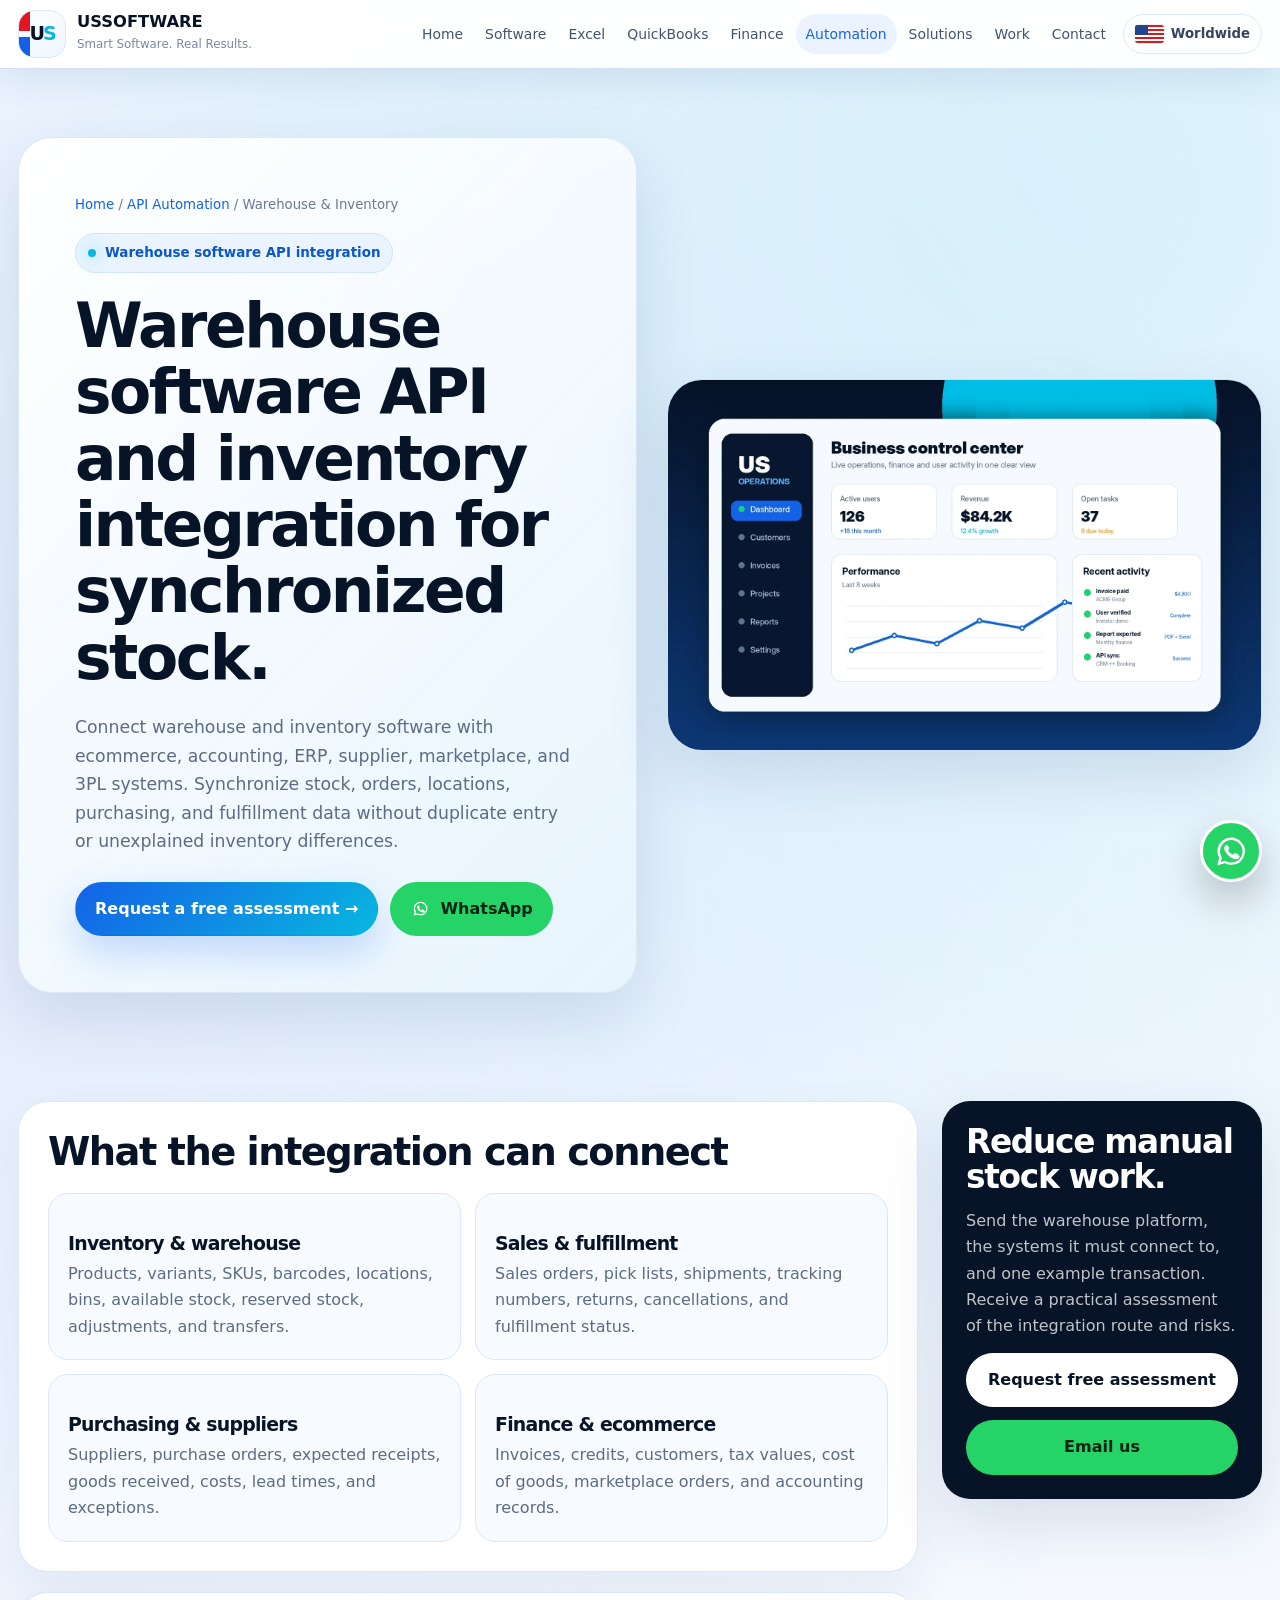
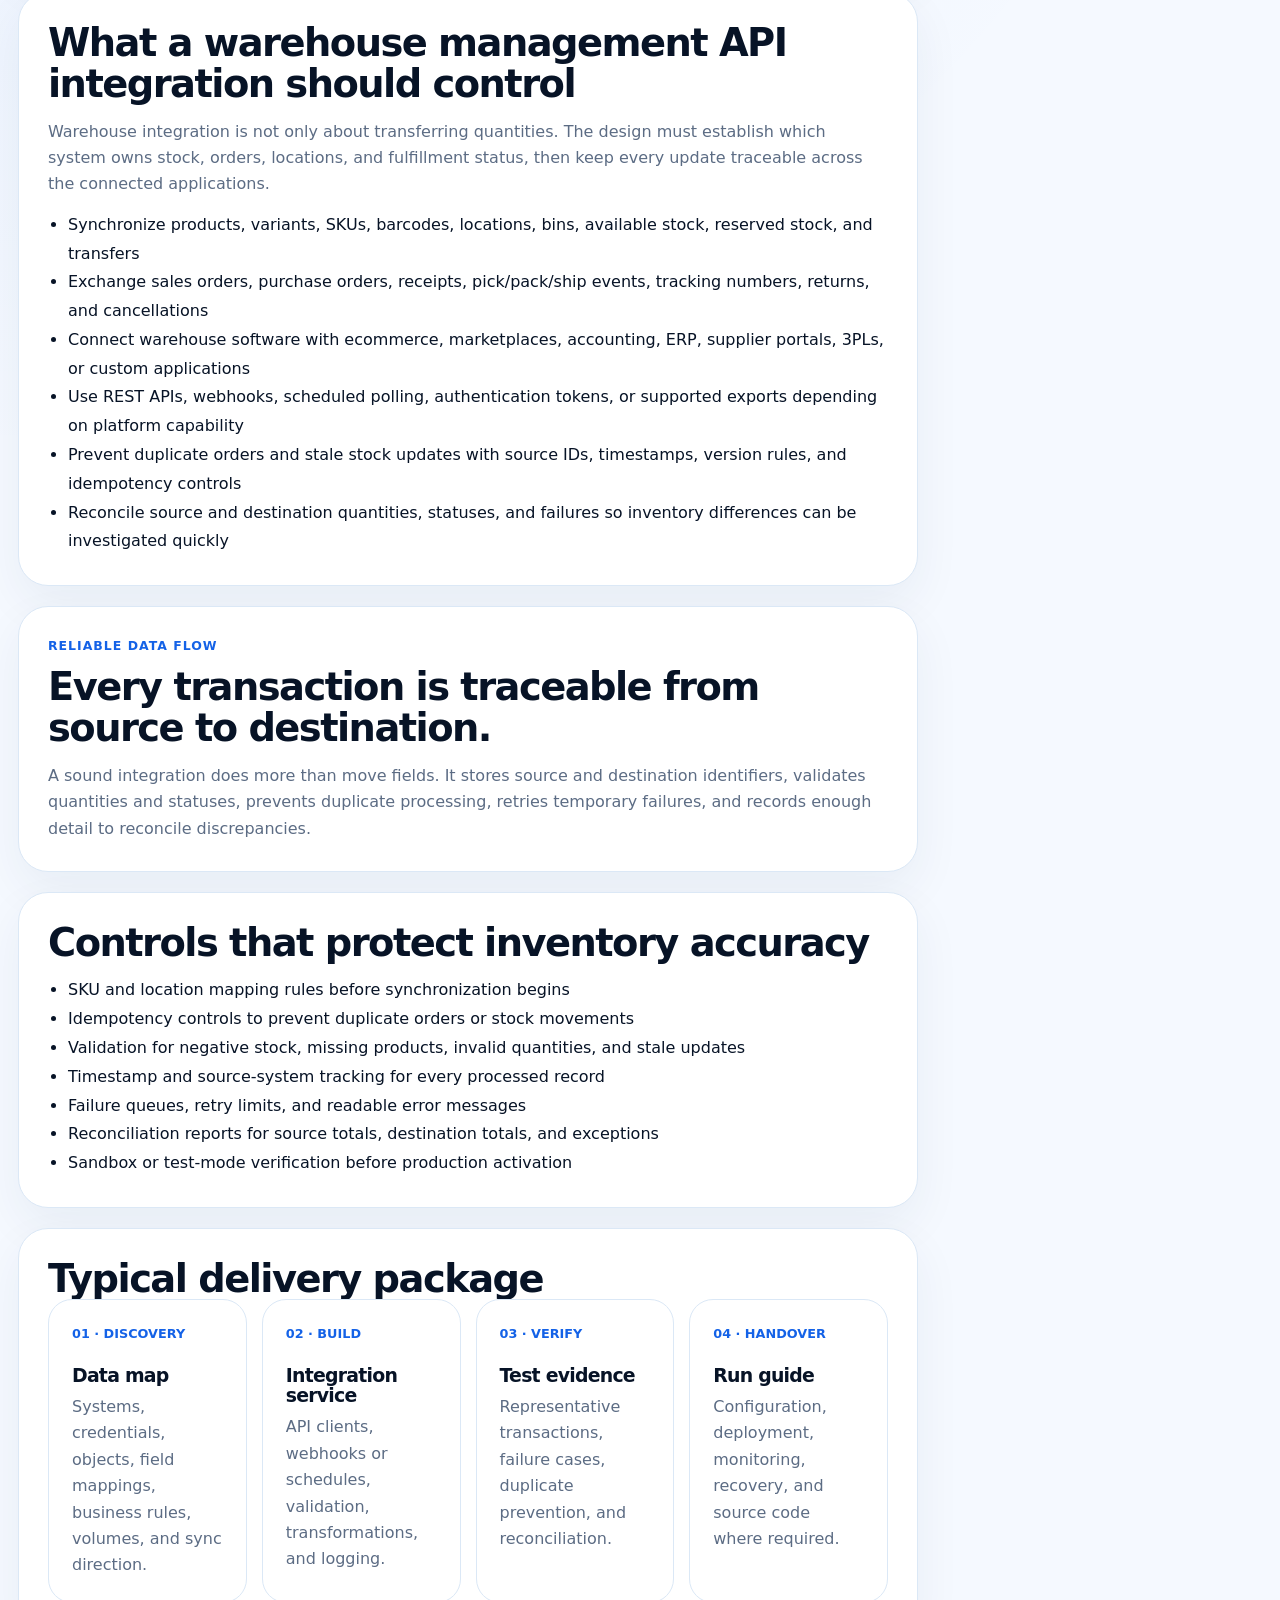
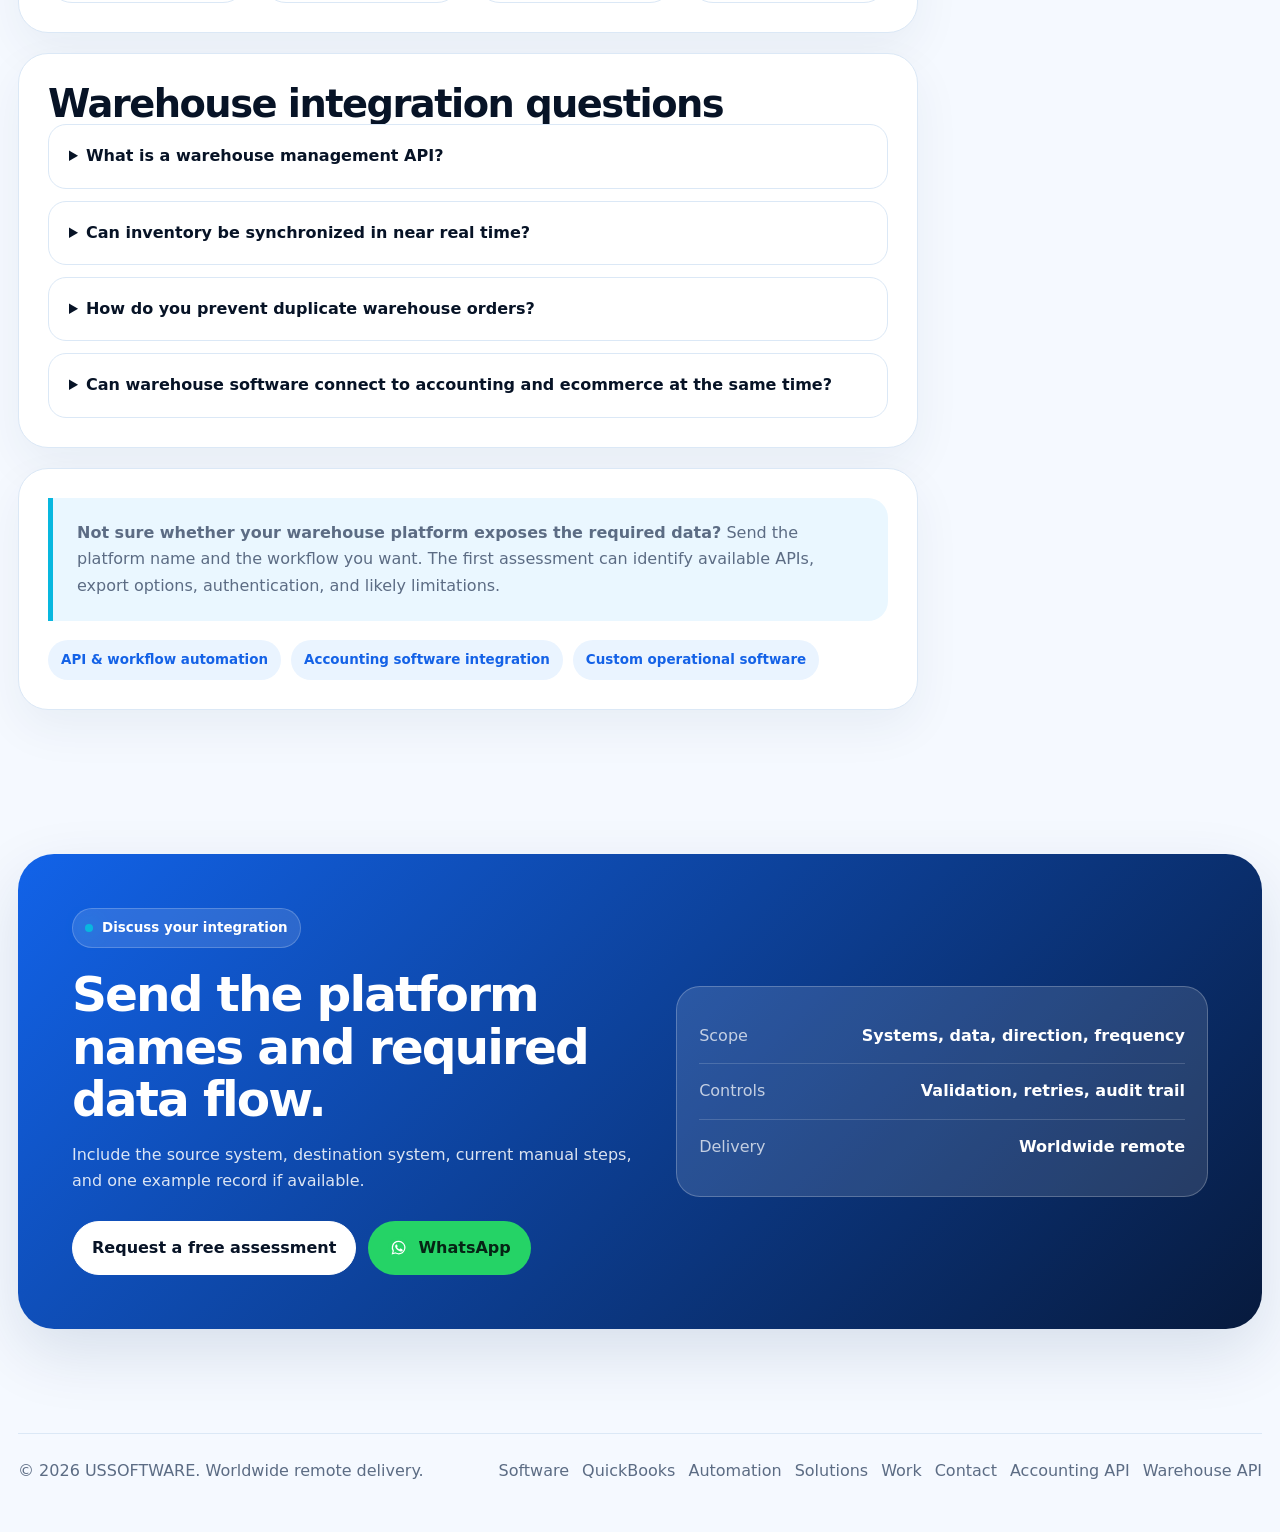
<file: warehouse-inventory-api-integration/index.html>
<!DOCTYPE html>

<html lang="en">
<head>
<meta charset="utf-8"/>
<meta content="width=device-width,initial-scale=1,viewport-fit=cover" name="viewport"/>
<title>Warehouse Software API &amp; Inventory Integration | USSOFTWARE</title>
<meta content="Warehouse software API and inventory integration for stock, orders, SKUs, locations, suppliers, ecommerce, accounting and fulfillment systems." name="description"/>
<meta content="index,follow,max-image-preview:large" name="robots"/>
<link href="https://ussoftware.online/warehouse-inventory-api-integration/" rel="canonical"/>
<meta content="#071326" name="theme-color"/>
<meta content="website" property="og:type"/>
<meta content="USSOFTWARE" property="og:site_name"/>
<meta content="Warehouse Software API &amp; Inventory Integration | USSOFTWARE" property="og:title"/>
<meta content="Connect warehouse and inventory software to ecommerce, accounting, ERP, suppliers, marketplaces, and fulfillment systems with controlled synchronization." property="og:description"/>
<meta content="https://ussoftware.online/warehouse-inventory-api-integration/" property="og:url"/>
<meta content="https://ussoftware.online/assets/software-hero.webp" property="og:image"/>
<meta content="summary_large_image" name="twitter:card"/>
<link href="/assets/favicon.svg" rel="icon" type="image/svg+xml"/>
<link href="/assets/styles.css?v=4.2" rel="stylesheet"/>
<script type="application/ld+json">
    {
      "@context": "https://schema.org",
      "@graph": [
        {
          "@type": "Service",
          "name": "Warehouse Software API & Inventory Integration",
          "url": "https://ussoftware.online/warehouse-inventory-api-integration/",
          "provider": {
            "@type": "ProfessionalService",
            "name": "USSOFTWARE",
            "url": "https://ussoftware.online/"
          },
          "areaServed": "Worldwide",
          "description": "Warehouse software API and inventory integration for stock, orders, locations, suppliers, ecommerce, accounting, ERP, marketplaces, and fulfillment."
        },
        {
          "@type": "BreadcrumbList",
          "itemListElement": [
            {"@type": "ListItem", "position": 1, "name": "Home", "item": "https://ussoftware.online/"},
            {"@type": "ListItem", "position": 2, "name": "API Automation", "item": "https://ussoftware.online/api-automation/"},
            {"@type": "ListItem", "position": 3, "name": "Warehouse & Inventory API Integration"}
          ]
        }
      ]
    }
  </script>
</head>
<body>
<a class="skip-link" href="#main">Skip to content</a>
<header class="topbar">
<a aria-label="USSOFTWARE home" class="brand" href="/">
<span aria-hidden="true" class="brand-mark"><span>U<b>S</b></span></span>
<span><strong>USSOFTWARE</strong><em>Smart Software. Real Results.</em></span>
</a>
<button aria-expanded="false" aria-label="Open navigation" class="menu-btn" type="button">☰</button>
<nav aria-label="Main navigation">
<a href="/">Home</a>
<a href="/custom-software/">Software</a>
<a href="/excel-automation/">Excel</a>
<a href="/quickbooks-online/">QuickBooks</a>
<a href="/financial-modeling/">Finance</a>
<a aria-current="page" href="/api-automation/">Automation</a>
<a href="/solutions/">Solutions</a><a href="/work/">Work</a>
<a href="/#project-assessment">Contact</a>
<span class="flag-pill"><span aria-hidden="true" class="mini-flag"></span>Worldwide</span>
</nav>
</header>
<main id="main">
<section class="page-hero">
<div class="shell page-hero-grid">
<div class="hero-surface reveal">
<div class="breadcrumbs"><a href="/">Home</a> / <a href="/api-automation/">API Automation</a> / Warehouse &amp; Inventory</div>
<div class="eyebrow"><span class="dot"></span>Warehouse software API integration</div>
<h1 class="compact-title">Warehouse software API and inventory integration for synchronized stock.</h1>
<p class="lead">Connect warehouse and inventory software with ecommerce, accounting, ERP, supplier, marketplace, and 3PL systems. Synchronize stock, orders, locations, purchasing, and fulfillment data without duplicate entry or unexplained inventory differences.</p>
<div class="cta-row">
<a class="btn primary" href="/#project-assessment">Request a free assessment →</a>
<a class="btn green" href="https://wa.me/9613613731?text=Hello%2C%20I%20need%20help%20with%20a%20warehouse%20or%20inventory%20API%20integration." rel="noopener" target="_blank"><img alt="" class="whatsapp-mini" src="/assets/whatsapp.svg"/>WhatsApp</a>
</div>
</div>
<div class="page-visual reveal">
<img alt="Warehouse inventory integration dashboard" height="1000" src="/assets/software-hero.webp" width="1600"/>
</div>
</div>
</section>
<section>
<div class="shell content-grid">
<div class="content-main">
<div class="content-block reveal">
<h2>What the integration can connect</h2>
<div class="use-case-grid">
<div class="use-case"><h3>Inventory &amp; warehouse</h3><p>Products, variants, SKUs, barcodes, locations, bins, available stock, reserved stock, adjustments, and transfers.</p></div>
<div class="use-case"><h3>Sales &amp; fulfillment</h3><p>Sales orders, pick lists, shipments, tracking numbers, returns, cancellations, and fulfillment status.</p></div>
<div class="use-case"><h3>Purchasing &amp; suppliers</h3><p>Suppliers, purchase orders, expected receipts, goods received, costs, lead times, and exceptions.</p></div>
<div class="use-case"><h3>Finance &amp; ecommerce</h3><p>Invoices, credits, customers, tax values, cost of goods, marketplace orders, and accounting records.</p></div>
</div>
</div><div class="content-block reveal"><h2>What a warehouse management API integration should control</h2><p>Warehouse integration is not only about transferring quantities. The design must establish which system owns stock, orders, locations, and fulfillment status, then keep every update traceable across the connected applications.</p><ul><li>Synchronize products, variants, SKUs, barcodes, locations, bins, available stock, reserved stock, and transfers</li><li>Exchange sales orders, purchase orders, receipts, pick/pack/ship events, tracking numbers, returns, and cancellations</li><li>Connect warehouse software with ecommerce, marketplaces, accounting, ERP, supplier portals, 3PLs, or custom applications</li><li>Use REST APIs, webhooks, scheduled polling, authentication tokens, or supported exports depending on platform capability</li><li>Prevent duplicate orders and stale stock updates with source IDs, timestamps, version rules, and idempotency controls</li><li>Reconcile source and destination quantities, statuses, and failures so inventory differences can be investigated quickly</li></ul></div>
<div class="content-block reveal">
<span class="kicker">Reliable data flow</span>
<h2>Every transaction is traceable from source to destination.</h2>
<p>A sound integration does more than move fields. It stores source and destination identifiers, validates quantities and statuses, prevents duplicate processing, retries temporary failures, and records enough detail to reconcile discrepancies.</p>
</div>
<div class="content-block reveal">
<h2>Controls that protect inventory accuracy</h2>
<ul>
<li>SKU and location mapping rules before synchronization begins</li>
<li>Idempotency controls to prevent duplicate orders or stock movements</li>
<li>Validation for negative stock, missing products, invalid quantities, and stale updates</li>
<li>Timestamp and source-system tracking for every processed record</li>
<li>Failure queues, retry limits, and readable error messages</li>
<li>Reconciliation reports for source totals, destination totals, and exceptions</li>
<li>Sandbox or test-mode verification before production activation</li>
</ul>
</div>
<div class="content-block reveal">
<h2>Typical delivery package</h2>
<div class="process-grid">
<div class="process"><span class="num">01 · DISCOVERY</span><h3>Data map</h3><p>Systems, credentials, objects, field mappings, business rules, volumes, and sync direction.</p></div>
<div class="process"><span class="num">02 · BUILD</span><h3>Integration service</h3><p>API clients, webhooks or schedules, validation, transformations, and logging.</p></div>
<div class="process"><span class="num">03 · VERIFY</span><h3>Test evidence</h3><p>Representative transactions, failure cases, duplicate prevention, and reconciliation.</p></div>
<div class="process"><span class="num">04 · HANDOVER</span><h3>Run guide</h3><p>Configuration, deployment, monitoring, recovery, and source code where required.</p></div>
</div>
</div>
<div class="content-block reveal"><h2>Warehouse integration questions</h2><div class="faq"><details><summary>What is a warehouse management API?</summary><p>A warehouse management API exposes supported data and actions—such as products, stock, orders, locations, receipts, shipments, or returns—so another system can exchange information programmatically.</p></details><details><summary>Can inventory be synchronized in near real time?</summary><p>Often yes. Webhooks can react to events immediately when a platform supports them; otherwise scheduled API polling can synchronize changes at an agreed frequency.</p></details><details><summary>How do you prevent duplicate warehouse orders?</summary><p>The integration records source identifiers, uses idempotency or duplicate checks, validates current status, and logs each request and destination result before retrying a failed transaction.</p></details><details><summary>Can warehouse software connect to accounting and ecommerce at the same time?</summary><p>Yes. A controlled integration can route operational data between ecommerce, warehouse, accounting, ERP, marketplace, and fulfillment systems while preserving clear ownership and reconciliation rules.</p></details></div></div><div class="content-block reveal">
<div class="callout"><p><strong>Not sure whether your warehouse platform exposes the required data?</strong> Send the platform name and the workflow you want. The first assessment can identify available APIs, export options, authentication, and likely limitations.</p></div>
<div class="inline-links">
<a href="/api-automation/">API &amp; workflow automation</a>
<a href="/accounting-software-api-integration/">Accounting software integration</a>
<a href="/custom-software/">Custom operational software</a>
</div>
</div>
</div>
<aside class="side-card reveal">
<h2>Reduce manual stock work.</h2>
<p>Send the warehouse platform, the systems it must connect to, and one example transaction. Receive a practical assessment of the integration route and risks.</p>
<a class="btn light" href="/#project-assessment">Request free assessment</a>
<a class="btn green" data-email="" data-subject="Warehouse and inventory API integration inquiry" href="#">Email us</a>
</aside>
</div>
</section>
<section id="contact">
<div class="shell">
<div class="contact-box reveal">
<div>
<div class="eyebrow" style="background:rgba(255,255,255,.12);border-color:rgba(255,255,255,.2);color:#fff"><span class="dot"></span>Discuss your integration</div>
<h2>Send the platform names and required data flow.</h2>
<p>Include the source system, destination system, current manual steps, and one example record if available.</p>
<div class="cta-row">
<a class="btn light" href="/#project-assessment">Request a free assessment</a>
<a class="btn green" href="https://wa.me/9613613731?text=Hello%2C%20I%20need%20help%20with%20a%20warehouse%20or%20inventory%20API%20integration." rel="noopener" target="_blank"><img alt="" class="whatsapp-mini" src="/assets/whatsapp.svg"/>WhatsApp</a>
</div>
</div>
<div class="contact-card">
<div class="contact-row"><span>Scope</span><strong>Systems, data, direction, frequency</strong></div>
<div class="contact-row"><span>Controls</span><strong>Validation, retries, audit trail</strong></div>
<div class="contact-row"><span>Delivery</span><strong>Worldwide remote</strong></div>
</div>
</div>
</div>
</section>
</main>
<footer>
<div class="shell footer-inner">
<span>© <span data-year=""></span> USSOFTWARE. Worldwide remote delivery.</span>
<div class="footer-links">
<a href="/custom-software/">Software</a>
<a href="/quickbooks-online/">QuickBooks</a>
<a href="/api-automation/">Automation</a>
<a href="/solutions/">Solutions</a><a href="/work/">Work</a>
<a href="/#project-assessment">Contact</a>
<a href="/accounting-software-api-integration/">Accounting API</a><a href="/warehouse-inventory-api-integration/">Warehouse API</a></div>
</div>
</footer>
<a aria-label="Contact USSOFTWARE on WhatsApp" class="whatsapp-float" href="https://wa.me/9613613731?text=Hello%2C%20I%20need%20help%20with%20a%20warehouse%20or%20inventory%20API%20integration." rel="noopener" target="_blank"><img alt="" src="/assets/whatsapp.svg"/></a>
<script defer="" src="/assets/main.js"></script>
<script data-cf-beacon='{"token":"175af1d7c566448f83ae9717b216f542"}' defer="" src="https://static.cloudflareinsights.com/beacon.min.js"></script>
</body>
</html>
</file>
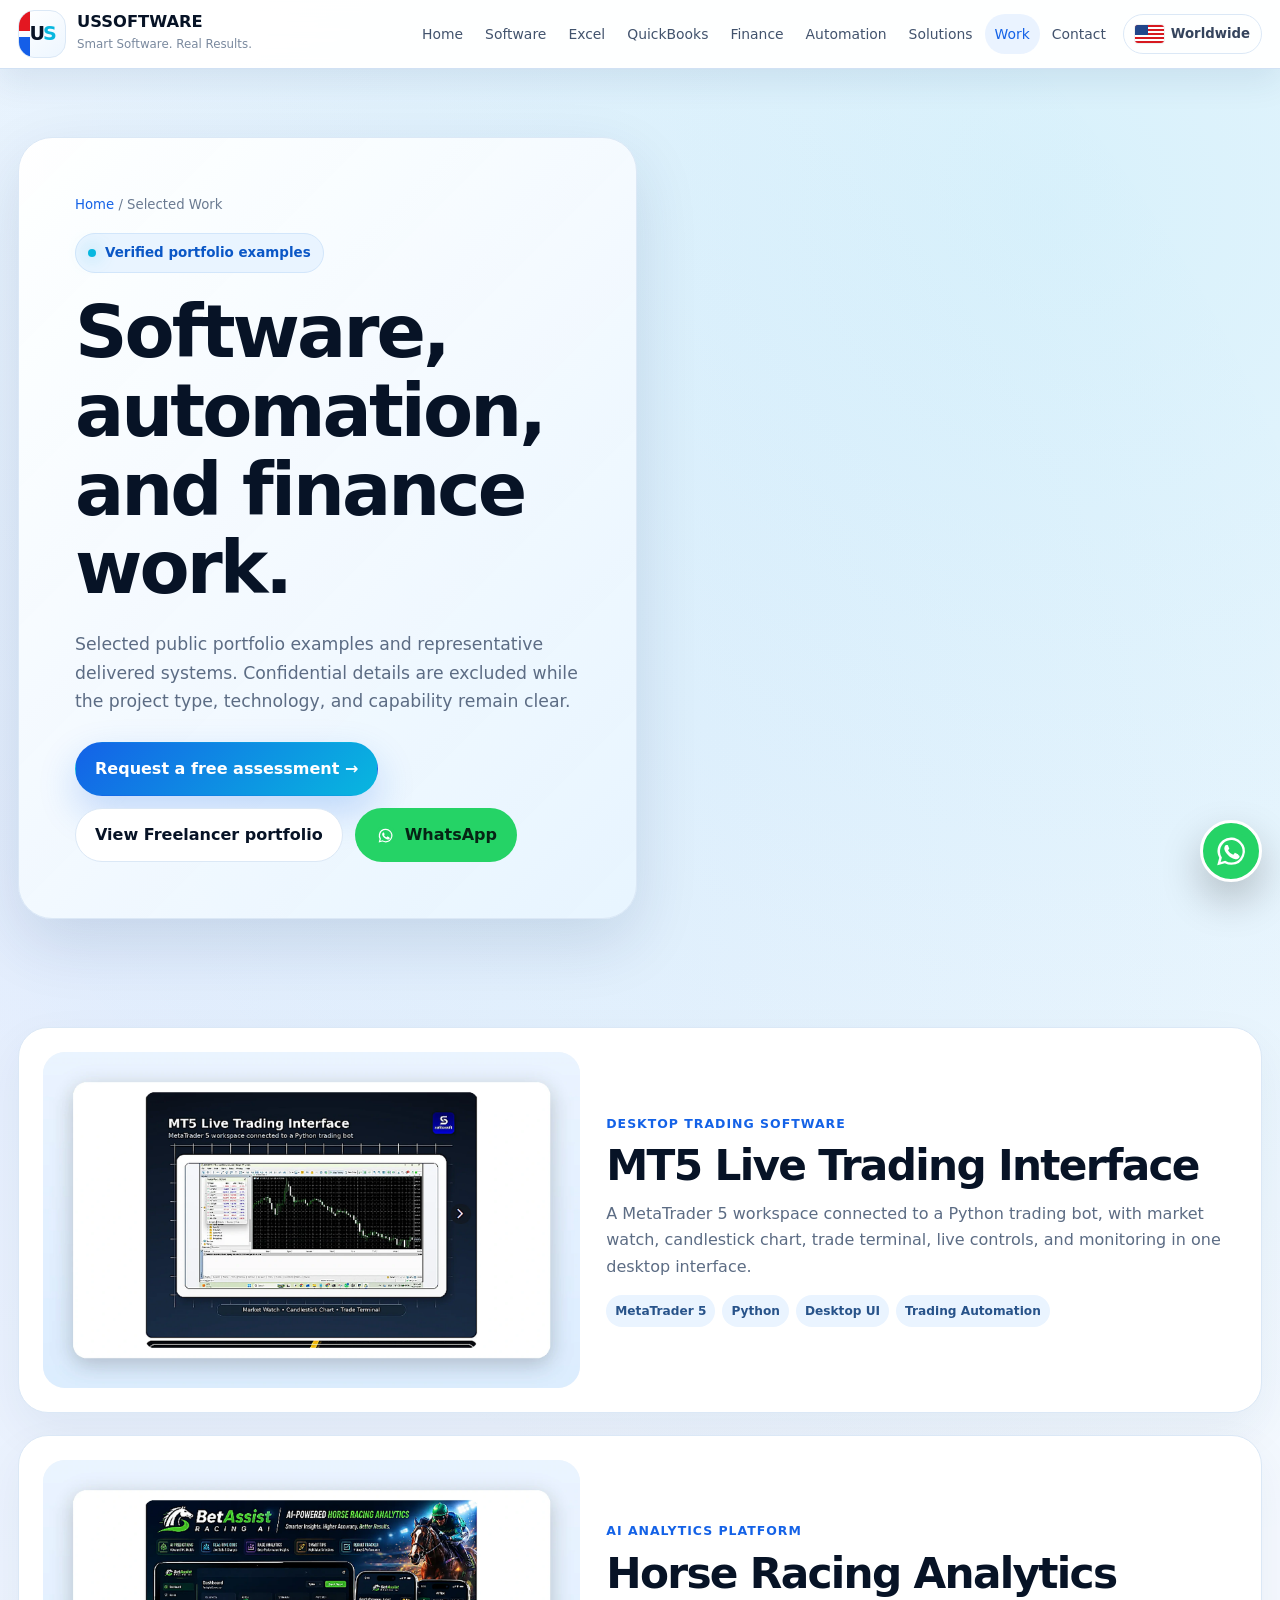
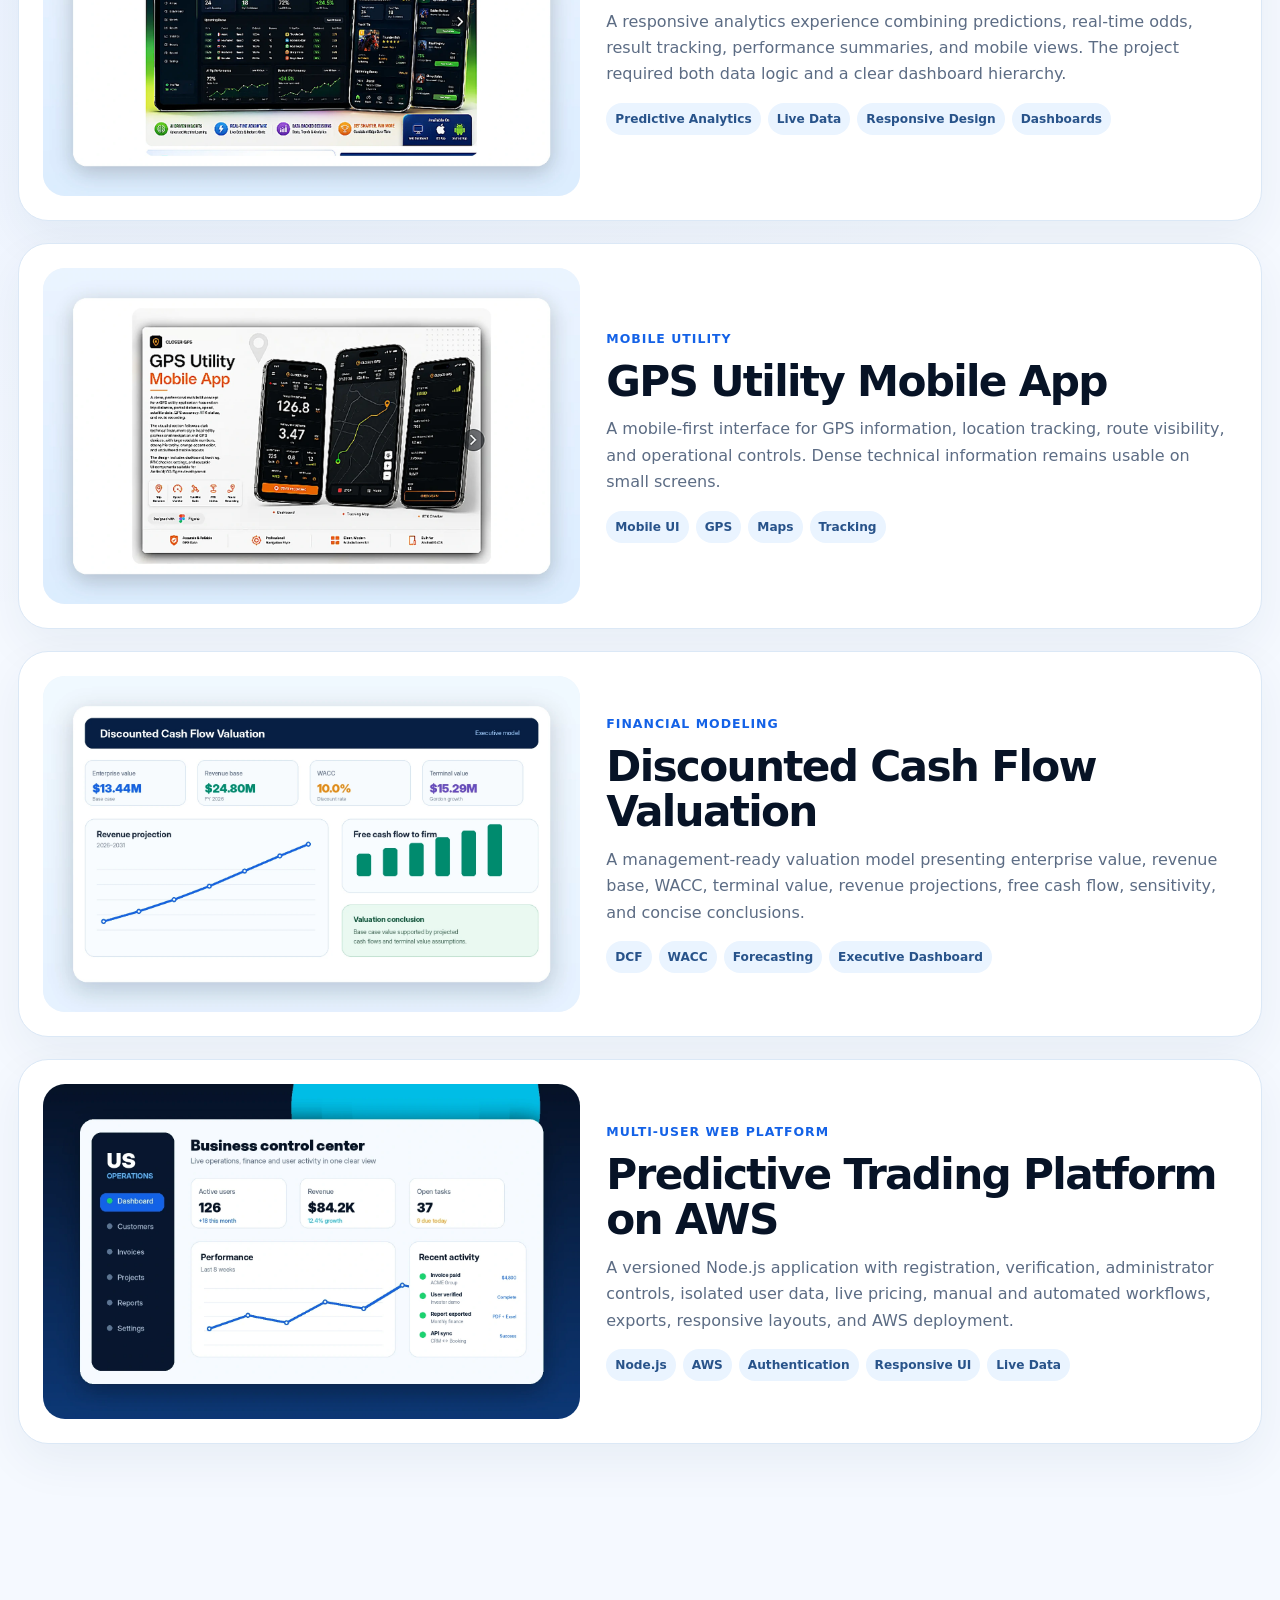
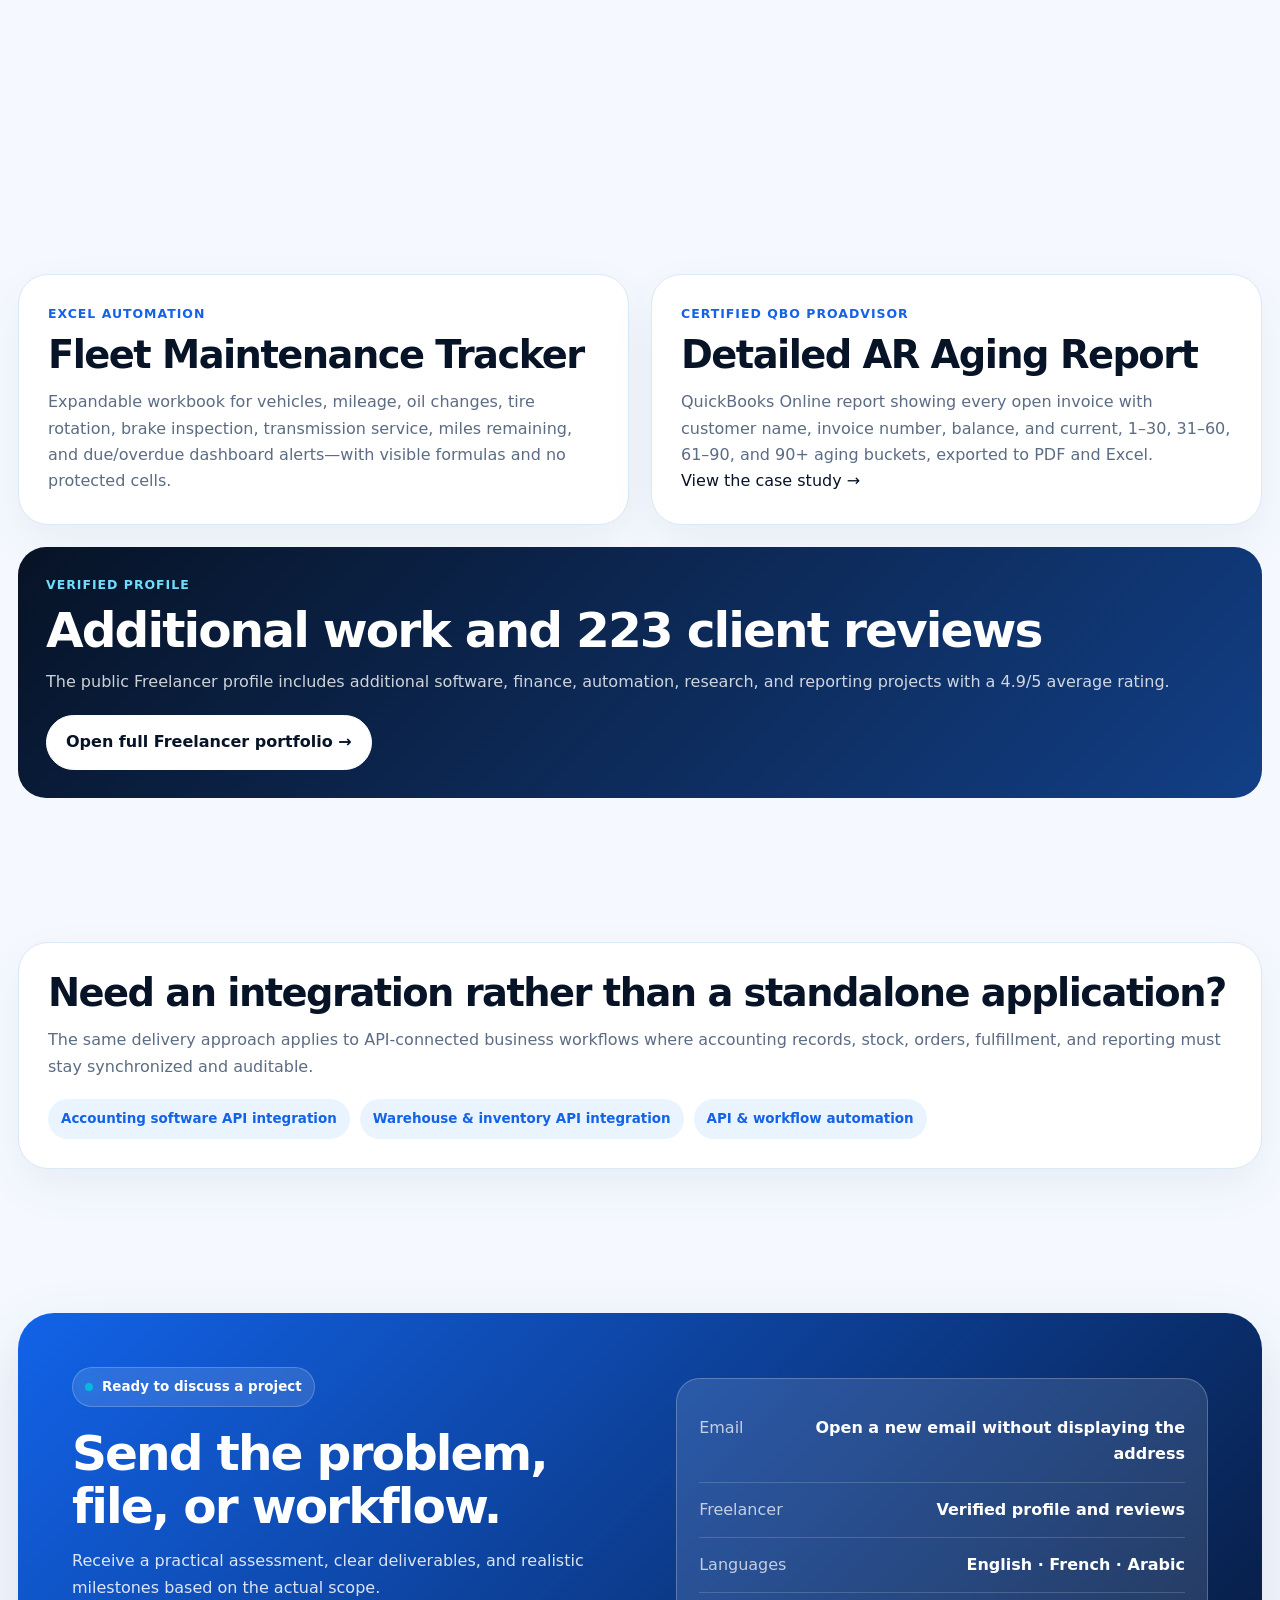
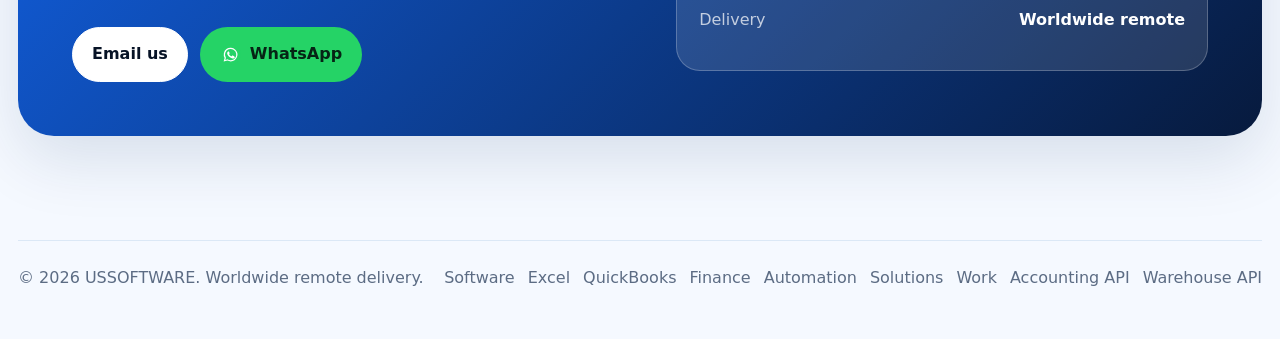
<file: work/index.html>
<!DOCTYPE html>

<html lang="en"><head><meta charset="utf-8"/><meta content="width=device-width,initial-scale=1,viewport-fit=cover" name="viewport"/><title>Selected Software, Automation &amp; Finance Work | USSOFTWARE</title><meta content="Selected project examples including MT5 trading software, horse racing analytics, GPS mobile tools, AWS platforms, DCF models, Excel automation, QuickBooks reporting, and API integrations." name="description"/><meta content="index,follow,max-image-preview:large" name="robots"/><link href="https://ussoftware.online/work/" rel="canonical"/><meta content="#071326" name="theme-color"/><meta content="website" property="og:type"/><meta content="USSOFTWARE" property="og:site_name"/><meta content="Selected Software, Automation &amp; Finance Work | USSOFTWARE" property="og:title"/><meta content="Selected project examples including MT5 trading software, horse racing analytics, GPS mobile tools, AWS platforms, DCF models, Excel automation, QuickBooks reporting, and API integrations." property="og:description"/><meta content="https://ussoftware.online/work/" property="og:url"/><meta content="https://ussoftware.online/assets/social-card.jpg" property="og:image"/><meta content="summary_large_image" name="twitter:card"/><link href="/assets/favicon.svg" rel="icon" type="image/svg+xml"/><link href="/assets/styles.css?v=4.2" rel="stylesheet"/><script type="application/ld+json">{"@context":"https://schema.org","@type":"WebPage","name":"Selected Software, Automation & Finance Work | USSOFTWARE","url":"https://ussoftware.online/work/","description":"Selected project examples including MT5 trading software, horse racing analytics, GPS mobile tools, AWS platforms, DCF models, Excel automation, QuickBooks reporting, and API integrations.","isPartOf":{"@type":"WebSite","name":"USSOFTWARE","url":"https://ussoftware.online/"}}</script></head><body><a class="skip-link" href="#main">Skip to content</a><header class="topbar"><a aria-label="USSOFTWARE home" class="brand" href="/"><span aria-hidden="true" class="brand-mark"><span>U<b>S</b></span></span><span><strong>USSOFTWARE</strong><em>Smart Software. Real Results.</em></span></a><button aria-expanded="false" aria-label="Open navigation" class="menu-btn" type="button">☰</button><nav aria-label="Main navigation"><a href="/">Home</a><a href="/custom-software/">Software</a><a href="/excel-automation/">Excel</a><a href="/quickbooks-online/">QuickBooks</a><a href="/financial-modeling/">Finance</a><a href="/api-automation/">Automation</a><a href="/solutions/">Solutions</a><a aria-current="page" href="/work/">Work</a><a href="/#project-assessment">Contact</a><span class="flag-pill"><span aria-hidden="true" class="mini-flag"></span>Worldwide</span></nav></header><main id="main"><section class="page-hero"><div class="shell page-hero-grid"><div class="hero-surface reveal"><div class="breadcrumbs"><a href="/">Home</a> / Selected Work</div><div class="eyebrow"><span class="dot"></span>Verified portfolio examples</div><h1>Software, automation, and finance work.</h1><p class="lead">Selected public portfolio examples and representative delivered systems. Confidential details are excluded while the project type, technology, and capability remain clear.</p><div class="cta-row"><a class="btn primary" href="/#project-assessment">Request a free assessment →</a><a class="btn secondary" href="https://www.freelancer.com/u/saliba04" rel="noopener" target="_blank">View Freelancer portfolio</a><a class="btn green" href="https://wa.me/9613613731?text=Hello%2C%20I%20visited%20USSOFTWARE%20and%20would%20like%20to%20discuss%20a%20project." rel="noopener" target="_blank"><img alt="" class="whatsapp-mini" src="/assets/whatsapp.svg"/>WhatsApp</a></div></div></div></section><section><div class="shell work-list"><article class="wide-project reveal" id="mt5"><div class="project-image"><img alt="MT5 live trading interface" height="1000" src="/assets/work-mt5.webp" width="1600"/></div><div><span class="kicker">Desktop trading software</span><h2>MT5 Live Trading Interface</h2><p>A MetaTrader 5 workspace connected to a Python trading bot, with market watch, candlestick chart, trade terminal, live controls, and monitoring in one desktop interface.</p><div class="tags"><span class="tag">MetaTrader 5</span><span class="tag">Python</span><span class="tag">Desktop UI</span><span class="tag">Trading Automation</span></div></div></article>
<article class="wide-project reveal" id="betassist"><div class="project-image"><img alt="Horse racing analytics platform" height="1000" loading="lazy" src="/assets/work-betassist.webp" width="1600"/></div><div><span class="kicker">AI analytics platform</span><h2>Horse Racing Analytics</h2><p>A responsive analytics experience combining predictions, real-time odds, result tracking, performance summaries, and mobile views. The project required both data logic and a clear dashboard hierarchy.</p><div class="tags"><span class="tag">Predictive Analytics</span><span class="tag">Live Data</span><span class="tag">Responsive Design</span><span class="tag">Dashboards</span></div></div></article>
<article class="wide-project reveal"><div class="project-image"><img alt="GPS utility mobile application" height="1000" loading="lazy" src="/assets/work-gps.webp" width="1600"/></div><div><span class="kicker">Mobile utility</span><h2>GPS Utility Mobile App</h2><p>A mobile-first interface for GPS information, location tracking, route visibility, and operational controls. Dense technical information remains usable on small screens.</p><div class="tags"><span class="tag">Mobile UI</span><span class="tag">GPS</span><span class="tag">Maps</span><span class="tag">Tracking</span></div></div></article>
<article class="wide-project reveal" id="dcf"><div class="project-image"><img alt="DCF valuation dashboard" height="1000" loading="lazy" src="/assets/work-dcf.webp" width="1600"/></div><div><span class="kicker">Financial modeling</span><h2>Discounted Cash Flow Valuation</h2><p>A management-ready valuation model presenting enterprise value, revenue base, WACC, terminal value, revenue projections, free cash flow, sensitivity, and concise conclusions.</p><div class="tags"><span class="tag">DCF</span><span class="tag">WACC</span><span class="tag">Forecasting</span><span class="tag">Executive Dashboard</span></div></div></article>
<article class="wide-project reveal"><div class="project-image"><img alt="Multi-user predictive trading platform" height="1000" loading="lazy" src="/assets/work-platform.webp" width="1600"/></div><div><span class="kicker">Multi-user web platform</span><h2>Predictive Trading Platform on AWS</h2><p>A versioned Node.js application with registration, verification, administrator controls, isolated user data, live pricing, manual and automated workflows, exports, responsive layouts, and AWS deployment.</p><div class="tags"><span class="tag">Node.js</span><span class="tag">AWS</span><span class="tag">Authentication</span><span class="tag">Responsive UI</span><span class="tag">Live Data</span></div></div></article>
<article class="wide-project reveal"><div class="project-image"><img alt="API workflow automation" height="1000" loading="lazy" src="/assets/work-automation.webp" width="1600"/></div><div><span class="kicker">API integration</span><h2>GoHighLevel ↔ Square Appointments Bridge</h2><p>A booking integration covering creation, rescheduling, cancellation, customer data, identifiers, endpoint testing, and reliable synchronization between CRM and appointment systems.</p><div class="tags"><span class="tag">GoHighLevel</span><span class="tag">Square</span><span class="tag">REST API</span><span class="tag">Webhooks</span><span class="tag">Booking Automation</span></div></div></article>
<div class="split"><div class="content-block reveal"><span class="kicker">Excel automation</span><h2>Fleet Maintenance Tracker</h2><p>Expandable workbook for vehicles, mileage, oil changes, tire rotation, brake inspection, transmission service, miles remaining, and due/overdue dashboard alerts—with visible formulas and no protected cells.</p></div><a class="content-block reveal" href="/quickbooks-ar-aging-excel-dashboard/"><span class="kicker">Certified QBO ProAdvisor</span><h2>Detailed AR Aging Report</h2><p>QuickBooks Online report showing every open invoice with customer name, invoice number, balance, and current, 1–30, 31–60, 61–90, and 90+ aging buckets, exported to PDF and Excel.</p><span class="more">View the case study →</span></a></div>
<div class="work-text-card reveal"><span class="kicker" style="color:#70ddff">Verified profile</span><h2>Additional work and 223 client reviews</h2><p>The public Freelancer profile includes additional software, finance, automation, research, and reporting projects with a 4.9/5 average rating.</p><a class="btn light" href="https://www.freelancer.com/u/saliba04" rel="noopener" style="margin-top:20px" target="_blank">Open full Freelancer portfolio →</a></div></div></section><section><div class="shell"><div class="content-block reveal"><h2>Need an integration rather than a standalone application?</h2><p>The same delivery approach applies to API-connected business workflows where accounting records, stock, orders, fulfillment, and reporting must stay synchronized and auditable.</p><div class="inline-links"><a href="/accounting-software-api-integration/">Accounting software API integration</a><a href="/warehouse-inventory-api-integration/">Warehouse &amp; inventory API integration</a><a href="/api-automation/">API &amp; workflow automation</a></div></div></div></section><section id="contact"><div class="shell"><div class="contact-box reveal"><div><div class="eyebrow" style="background:rgba(255,255,255,.12);border-color:rgba(255,255,255,.2);color:#fff"><span class="dot"></span>Ready to discuss a project</div><h2>Send the problem, file, or workflow.</h2><p>Receive a practical assessment, clear deliverables, and realistic milestones based on the actual scope.</p><div class="cta-row"><a class="btn light" data-email="" data-subject="Project inquiry after viewing selected work" href="#">Email us</a><a class="btn green" href="https://wa.me/9613613731?text=Hello%2C%20I%20visited%20USSOFTWARE%20and%20would%20like%20to%20discuss%20a%20project." rel="noopener" target="_blank"><img alt="" class="whatsapp-mini" src="/assets/whatsapp.svg"/>WhatsApp</a></div></div><div class="contact-card"><div class="contact-row"><span>Email</span><strong>Open a new email without displaying the address</strong></div><div class="contact-row"><span>Freelancer</span><strong><a href="https://www.freelancer.com/u/saliba04" rel="noopener" target="_blank">Verified profile and reviews</a></strong></div><div class="contact-row"><span>Languages</span><strong>English · French · Arabic</strong></div><div class="contact-row"><span>Delivery</span><strong>Worldwide remote</strong></div></div></div></div></section></main><footer><div class="shell footer-inner"><span>© <span data-year=""></span> USSOFTWARE. Worldwide remote delivery.</span><div class="footer-links"><a href="/custom-software/">Software</a><a href="/excel-automation/">Excel</a><a href="/quickbooks-online/">QuickBooks</a><a href="/financial-modeling/">Finance</a><a href="/api-automation/">Automation</a><a href="/solutions/">Solutions</a><a href="/work/">Work</a><a href="/accounting-software-api-integration/">Accounting API</a><a href="/warehouse-inventory-api-integration/">Warehouse API</a></div></div></footer><a aria-label="Contact USSOFTWARE on WhatsApp" class="whatsapp-float" href="https://wa.me/9613613731?text=Hello%2C%20I%20visited%20USSOFTWARE%20and%20would%20like%20to%20discuss%20a%20project." rel="noopener" target="_blank"><img alt="" src="/assets/whatsapp.svg"/></a><script defer="" src="/assets/main.js"></script><script data-cf-beacon='{"token":"175af1d7c566448f83ae9717b216f542"}' defer="" src="https://static.cloudflareinsights.com/beacon.min.js"></script></body></html>
</file>
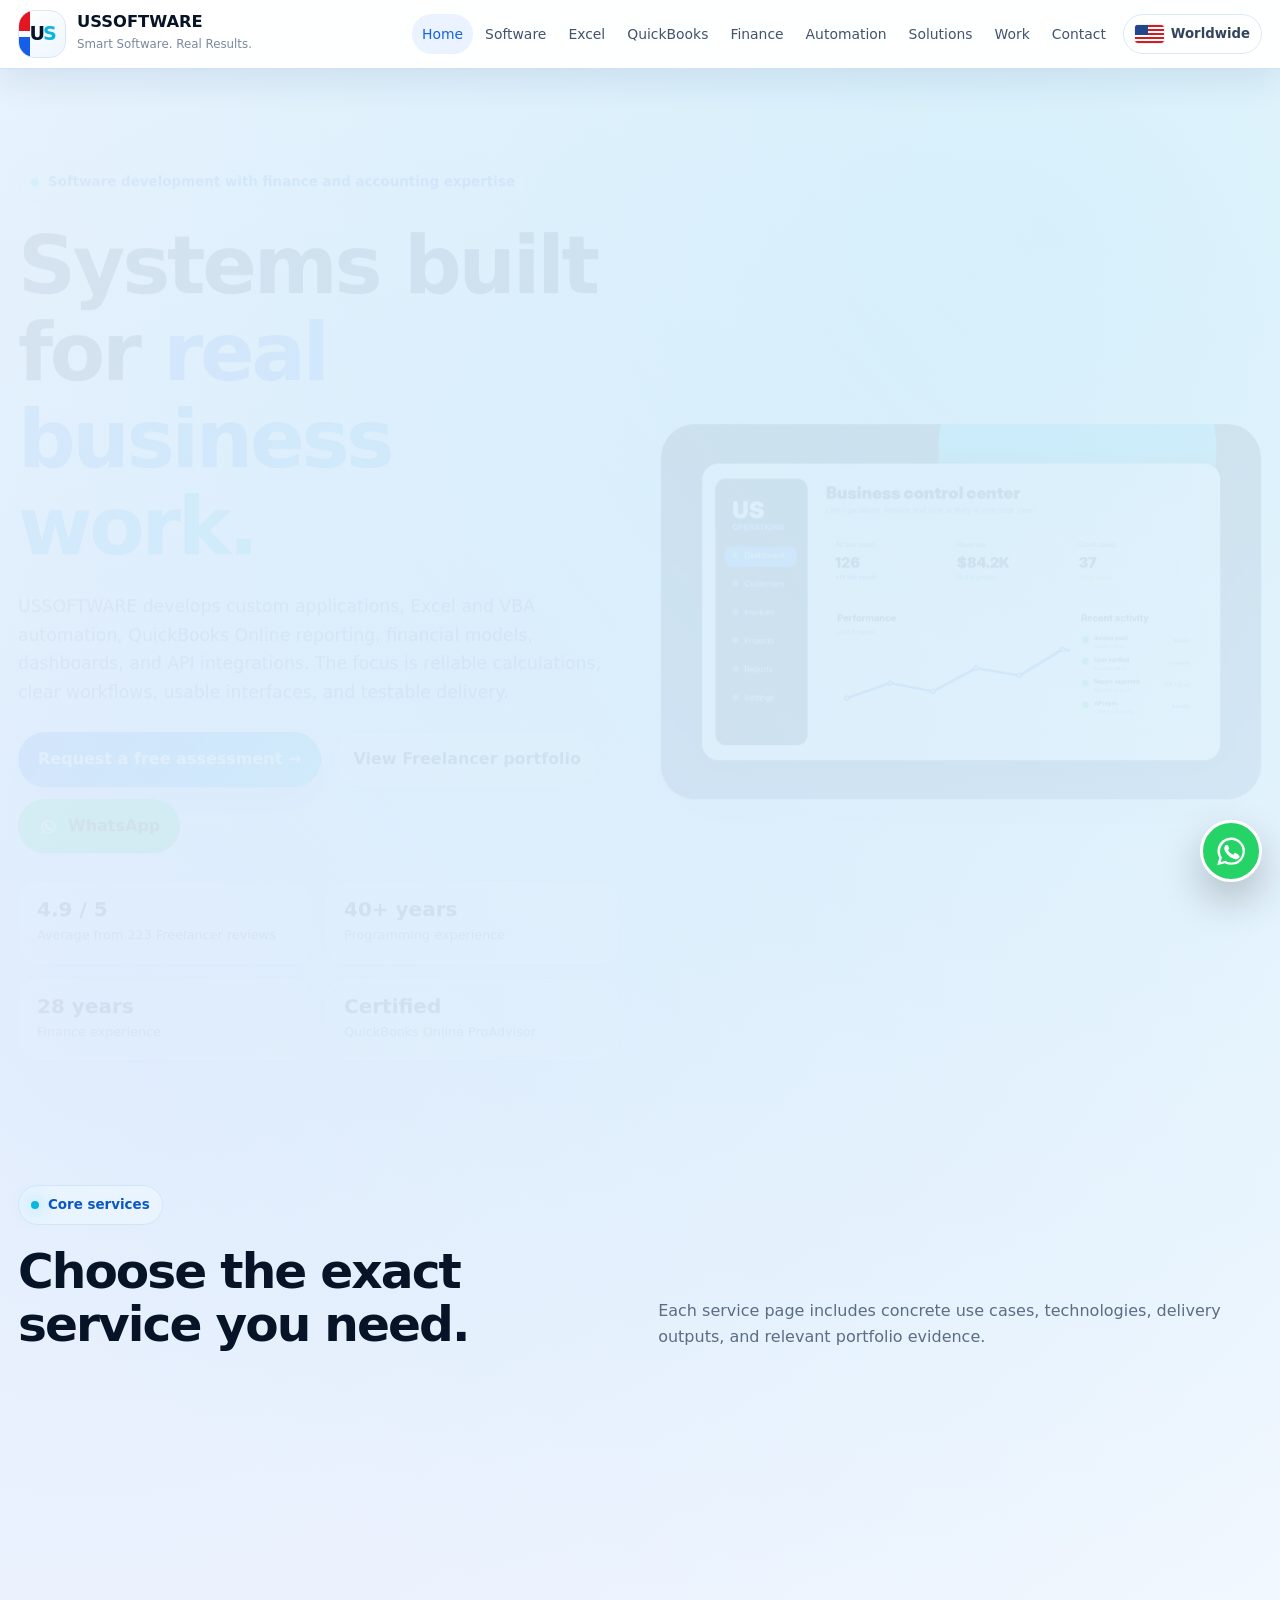
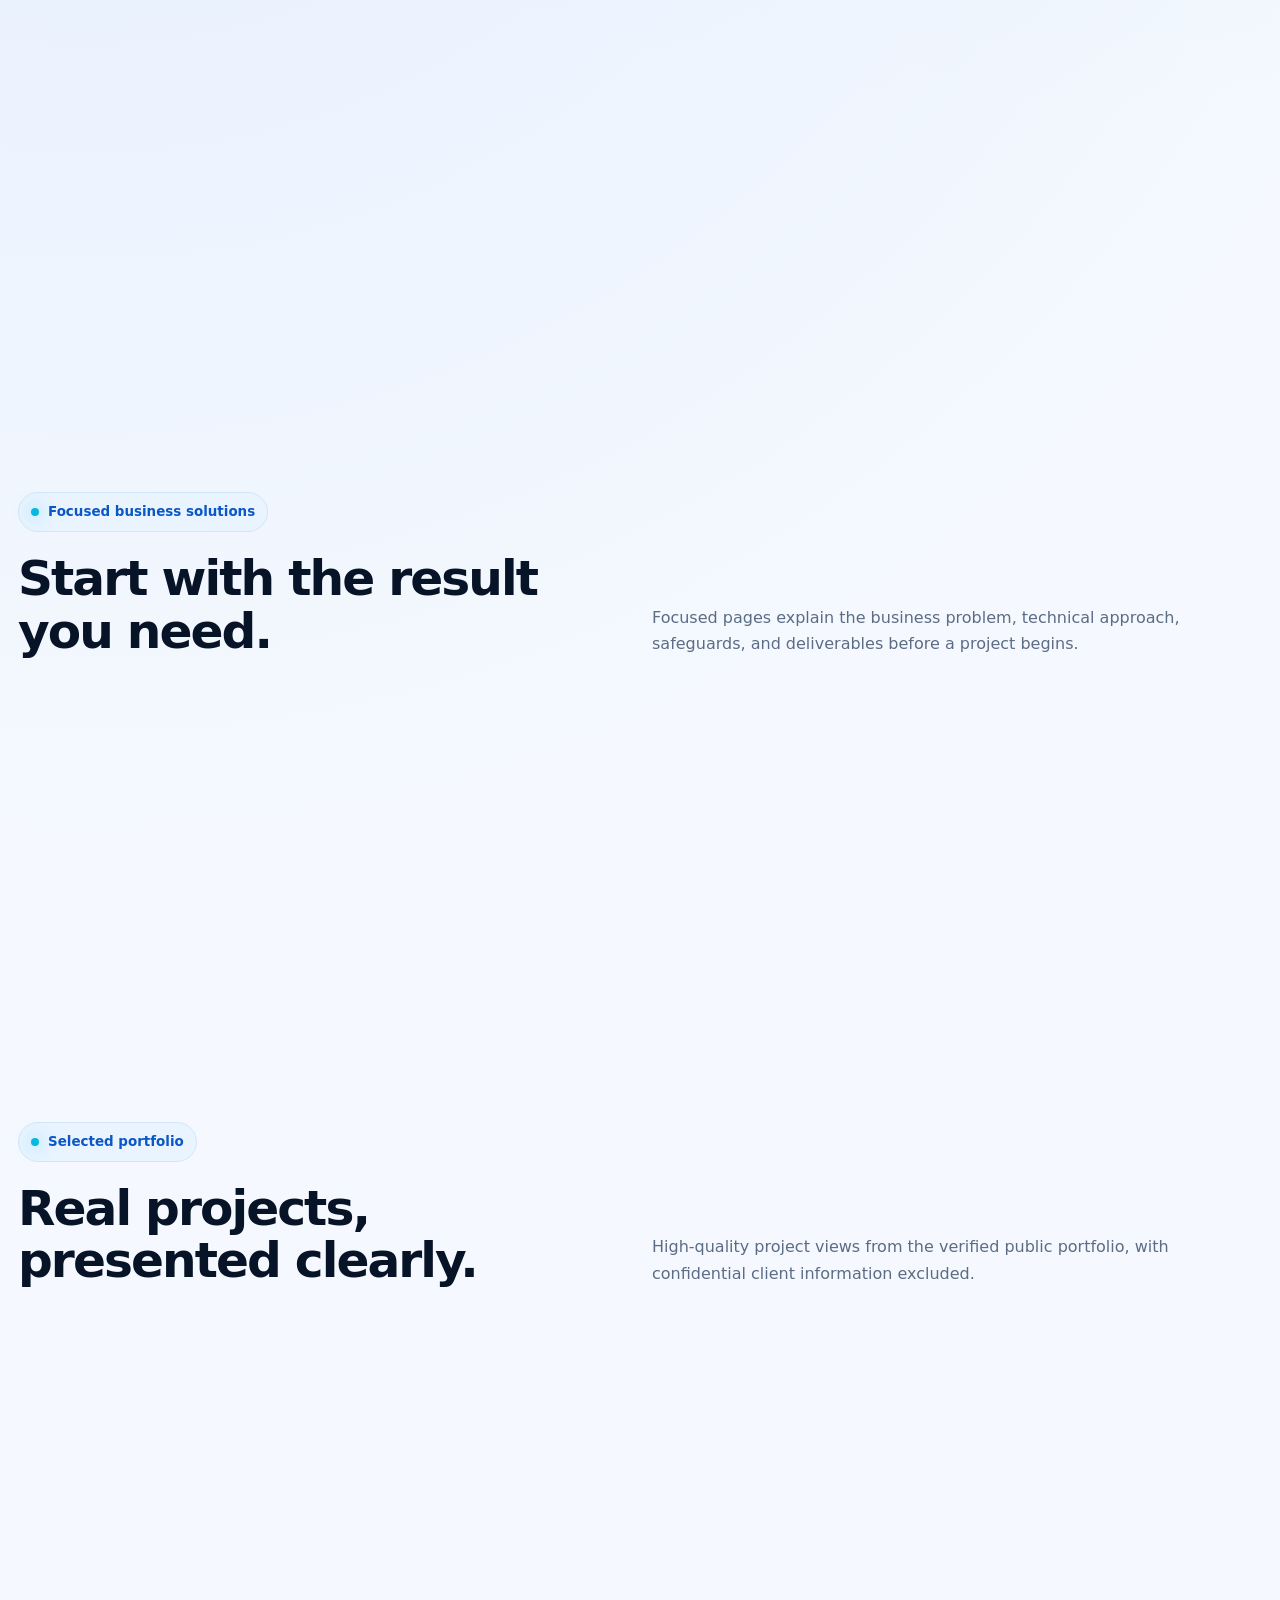
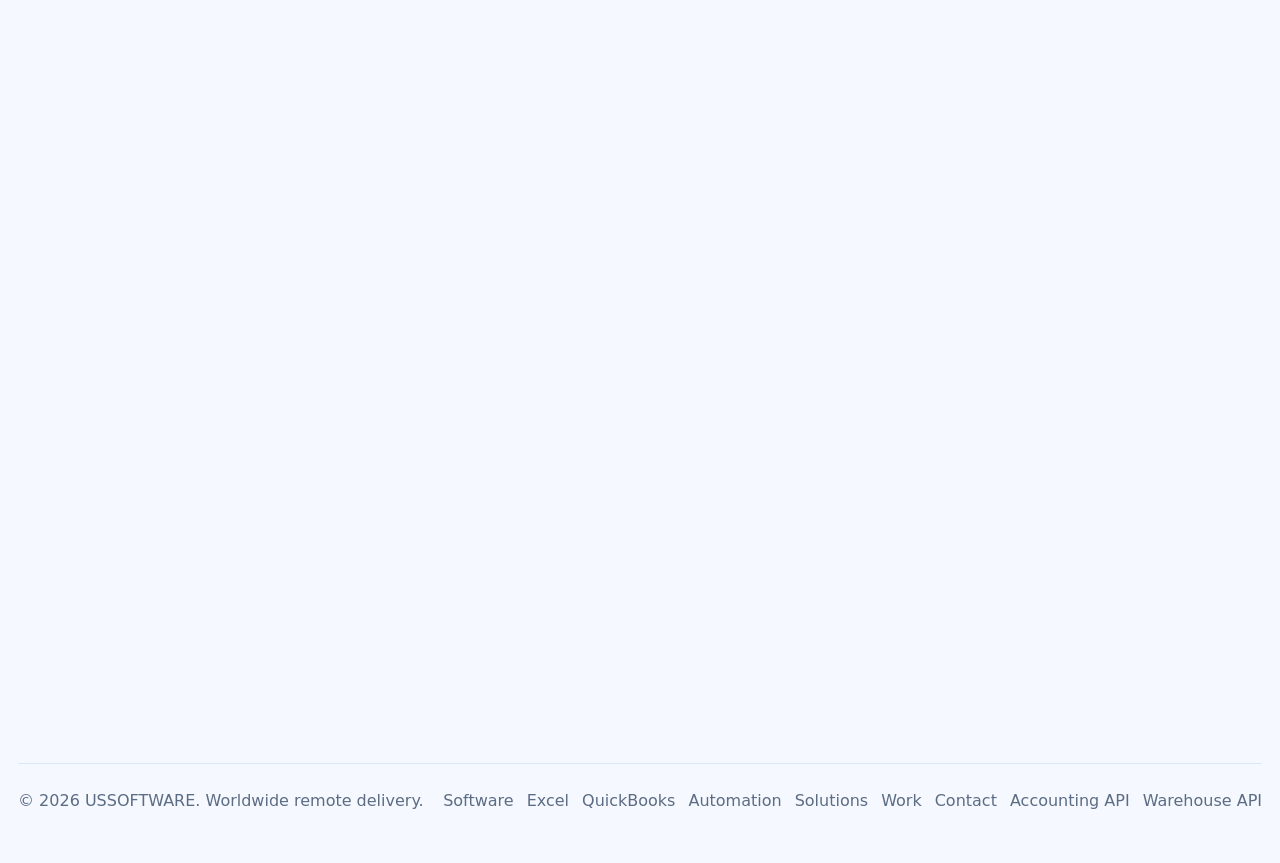
<file: ussoftware.html>
<!doctype html><html lang="en"><head><meta charset="utf-8"><meta name="description" content="USSOFTWARE custom software, automation, QuickBooks, and finance services."><meta http-equiv="refresh" content="0;url=/"><link rel="canonical" href="https://ussoftware.online/"><title>USSOFTWARE</title></head><body></body></html>
</file>
<file: assets/styles.css>
:root{--ink:#071326;--muted:#5c6c84;--blue:#1462e7;--blue2:#0b4ebd;--cyan:#08b7df;--green:#25d366;--paper:#fff;--bg:#f5f9ff;--line:#dbe8f6;--soft:#eaf4ff;--shadow:0 24px 65px rgba(11,44,88,.12);--max:1280px}
*{box-sizing:border-box}html{scroll-behavior:smooth;scroll-padding-top:100px}body{margin:0;font-family:Inter,system-ui,-apple-system,"Segoe UI",sans-serif;color:var(--ink);background:radial-gradient(circle at 82% 4%,rgba(8,183,223,.12),transparent 27%),radial-gradient(circle at 7% 18%,rgba(20,98,231,.08),transparent 30%),var(--bg);line-height:1.65}a{color:inherit;text-decoration:none}img{max-width:100%;display:block}button{font:inherit}.shell{width:min(calc(100% - 36px),var(--max));margin-inline:auto}.skip-link{position:absolute;left:-9999px;top:8px;z-index:1000;background:#fff;padding:10px 14px;border-radius:10px}.skip-link:focus{left:10px}.topbar{position:sticky;z-index:100;top:0;width:100%;margin:0;display:flex;align-items:center;gap:18px;padding:10px max(18px,calc((100vw - var(--max))/2));border-bottom:1px solid rgba(207,224,244,.95);background:rgba(255,255,255,.97);backdrop-filter:blur(18px);box-shadow:0 12px 34px rgba(16,53,103,.09)}.brand{display:flex;align-items:center;gap:11px;min-width:max-content}.brand-mark{width:48px;height:48px;display:grid;place-items:center;border-radius:16px;background:linear-gradient(145deg,#fff,#edf6ff);border:1px solid var(--line);position:relative;overflow:hidden}.brand-mark:before,.brand-mark:after{content:"";position:absolute;left:0;width:11px;height:20px}.brand-mark:before{top:0;background:#e31721}.brand-mark:after{bottom:0;background:#145ee8}.brand-mark span{font-weight:900;font-size:1.2rem;letter-spacing:-.12em}.brand-mark b{color:var(--cyan)}.brand strong{display:block;line-height:1;font-size:1.02rem}.brand em{display:block;font-style:normal;color:#7a899e;font-size:.74rem;margin-top:5px}.topbar nav{margin-left:auto;display:flex;align-items:center;gap:2px}.topbar nav a{padding:9px 10px;border-radius:999px;color:#42536d;font-size:.87rem;white-space:nowrap}.topbar nav a:hover,.topbar nav a[aria-current="page"]{background:#eaf3ff;color:var(--blue)}.flag-pill{display:flex;align-items:center;gap:7px;margin-left:5px;padding:8px 11px;border-radius:999px;border:1px solid var(--line);font-weight:700;color:#35445d;font-size:.83rem}.mini-flag{width:29px;height:18px;border-radius:3px;position:relative;overflow:hidden;background:repeating-linear-gradient(180deg,#d71920 0 2px,#fff 2px 4px);box-shadow:0 0 0 1px rgba(0,0,0,.06)}.mini-flag:before{content:"";position:absolute;left:0;top:0;width:13px;height:10px;background:#21468b}.menu-btn{display:none;margin-left:auto;border:0;background:#eaf3ff;color:var(--ink);width:44px;height:44px;border-radius:14px;font-size:1.25rem;cursor:pointer}h1,h2,h3{margin:0;line-height:1.08;letter-spacing:-.04em}h1{font-size:clamp(3rem,6.3vw,6rem);font-weight:900}h2{font-size:clamp(2rem,3.8vw,3.55rem);font-weight:850}h3{font-size:1.18rem}p{margin:0;color:var(--muted)}section{padding:72px 0}.eyebrow{display:inline-flex;align-items:center;gap:9px;padding:8px 12px;border-radius:999px;background:#e9f4ff;border:1px solid #d2e6fb;color:#0b57c6;font-weight:750;font-size:.84rem;margin-bottom:20px}.dot{width:8px;height:8px;border-radius:50%;background:var(--cyan);box-shadow:0 0 18px rgba(8,183,223,.7)}.gradient{color:transparent;background:linear-gradient(90deg,var(--blue),var(--cyan));-webkit-background-clip:text;background-clip:text}.lead{max-width:800px;margin-top:22px;font-size:1.08rem}.cta-row{display:flex;flex-wrap:wrap;gap:12px;margin-top:26px}.btn{display:inline-flex;align-items:center;justify-content:center;gap:9px;min-height:50px;padding:13px 19px;border-radius:999px;border:1px solid transparent;font-weight:800;cursor:pointer;transition:.2s ease}.btn:hover{transform:translateY(-2px)}.btn.primary{color:#fff;background:linear-gradient(135deg,var(--blue),var(--cyan));box-shadow:0 16px 38px rgba(20,98,231,.22)}.btn.secondary{background:#fff;border-color:var(--line);color:var(--ink)}.btn.green{background:var(--green);color:#062415}.btn.light{background:#fff;color:#071326;border-color:#fff}.btn.dark{background:#071326;color:#fff}.whatsapp-mini{width:21px;height:21px}.hero{padding:80px 0 65px}.hero-grid{display:grid;grid-template-columns:1fr 1fr;gap:40px;align-items:center}.hero-visual,.page-visual{border-radius:34px;overflow:hidden;background:#dcecff;box-shadow:var(--shadow);border:1px solid rgba(205,223,243,.9)}.hero-visual img,.page-visual img{width:100%;height:100%;object-fit:cover}.proof-grid{display:grid;grid-template-columns:repeat(2,1fr);gap:12px;margin-top:27px}.proof{padding:16px 18px;background:rgba(255,255,255,.95);border:1px solid var(--line);border-radius:20px;box-shadow:0 14px 36px rgba(11,49,99,.06)}.proof strong{display:block;font-size:1.25rem;line-height:1.2}.proof span{font-size:.8rem;color:var(--muted)}.section-head{display:flex;justify-content:space-between;align-items:end;gap:28px;margin-bottom:30px}.section-head p{max-width:610px}.cards{display:grid;grid-template-columns:repeat(3,1fr);gap:18px}.card{display:flex;flex-direction:column;min-height:250px;padding:25px;border-radius:27px;background:#fff;border:1px solid var(--line);box-shadow:0 18px 48px rgba(11,45,90,.06);transition:.2s ease}.card:hover{transform:translateY(-4px);box-shadow:0 25px 65px rgba(11,45,90,.11)}.card p{margin-top:11px}.card .more{margin-top:auto;padding-top:18px;color:var(--blue);font-weight:800}.icon{width:50px;height:50px;display:grid;place-items:center;border-radius:16px;background:#eaf4ff;color:var(--blue);font-weight:900;font-size:1.2rem;margin-bottom:18px}.portfolio-grid{display:grid;grid-template-columns:repeat(3,1fr);gap:18px}.portfolio-card{overflow:hidden;border-radius:28px;background:#fff;border:1px solid var(--line);box-shadow:0 18px 48px rgba(11,45,90,.07)}.image-frame{aspect-ratio:16/10;overflow:hidden;background:#eaf4ff}.image-frame img{width:100%;height:100%;object-fit:cover;transition:.3s ease}.portfolio-card:hover img{transform:scale(1.018)}.portfolio-body{padding:22px}.portfolio-body small,.kicker{display:block;color:var(--blue);font-weight:800;text-transform:uppercase;letter-spacing:.08em;margin-bottom:9px;font-size:.78rem}.portfolio-body p{margin-top:10px}.tags{display:flex;flex-wrap:wrap;gap:7px;margin-top:15px}.tag,.chip{padding:6px 9px;border-radius:999px;background:#eaf4ff;color:#28538a;font-size:.76rem;font-weight:750}.split{display:grid;grid-template-columns:1fr 1fr;gap:22px;align-items:stretch}.panel,.content-block{padding:29px;border-radius:30px;background:#fff;border:1px solid var(--line);box-shadow:0 18px 48px rgba(11,45,90,.06)}.panel p,.content-block p{margin-top:14px}.feature-grid,.use-case-grid{display:grid;grid-template-columns:repeat(2,1fr);gap:14px;margin-top:20px}.feature,.use-case{padding:19px;border-radius:20px;background:#f7fbff;border:1px solid var(--line)}.feature p,.use-case p{margin-top:8px}.process-grid{display:grid;grid-template-columns:repeat(4,1fr);gap:15px}.process{padding:23px;border-radius:24px;background:#fff;border:1px solid var(--line)}.process .num{font-size:.8rem;font-weight:900;color:var(--blue);display:block;margin-bottom:13px}.process p{margin-top:9px}.faq{display:grid;gap:12px;max-width:960px}.faq details{background:#fff;border:1px solid var(--line);border-radius:18px;padding:18px 20px}.faq summary{font-weight:800;cursor:pointer}.faq details p{margin-top:12px}.page-hero{padding:68px 0 36px}.page-hero-grid{display:grid;grid-template-columns:1.02fr .98fr;gap:30px;align-items:center}.hero-surface{padding:clamp(30px,5vw,56px);border-radius:34px;background:linear-gradient(135deg,rgba(255,255,255,.98),rgba(232,245,255,.94));border:1px solid var(--line);box-shadow:var(--shadow)}.page-hero h1{font-size:clamp(2.8rem,5.7vw,5.2rem)}.breadcrumbs{font-size:.83rem;color:#6a7a91;margin-bottom:17px}.breadcrumbs a{color:var(--blue)}.content-grid{display:grid;grid-template-columns:minmax(0,1fr) 320px;gap:24px;align-items:start}.content-main{display:grid;gap:20px}.content-block h2{font-size:clamp(1.75rem,3vw,2.6rem)}.content-block h3{margin-top:20px}.content-block ul{margin:13px 0 0;padding-left:20px;line-height:1.8}.side-card{position:sticky;top:90px;padding:24px;border-radius:28px;background:#071326;color:#fff;box-shadow:var(--shadow)}.side-card h2{font-size:2.05rem;color:#fff}.side-card p{color:rgba(255,255,255,.75);margin-top:12px}.side-card .btn{width:100%;margin-top:13px}.service-image{overflow:hidden;border-radius:26px;border:1px solid var(--line);background:#eaf4ff;margin-bottom:20px}.service-image img{width:100%;aspect-ratio:16/10;object-fit:cover}.qbo-brand{display:flex;align-items:center;gap:18px;flex-wrap:wrap;padding:22px;border-radius:24px;background:#f2fbf5;border:1px solid #cfead8;margin:18px 0}.qbo-brand img{width:min(280px,70%);height:auto}.qbo-brand strong{display:block;font-size:1.2rem}.qbo-brand span{color:#4c715c}.work-list{display:grid;gap:22px}.wide-project{display:grid;grid-template-columns:minmax(0,.92fr) minmax(0,1.08fr);gap:26px;align-items:center;padding:24px;border-radius:30px;background:#fff;border:1px solid var(--line);box-shadow:0 18px 48px rgba(11,45,90,.06);overflow:hidden}.wide-project .project-image{border-radius:22px;overflow:hidden;background:#eef5fd;align-self:stretch;min-height:320px}.wide-project img{width:100%;height:100%;object-fit:cover}.wide-project h2{font-size:clamp(2rem,3.3vw,3.25rem)}.wide-project p{margin-top:12px}.work-text-card{padding:28px;border-radius:28px;background:linear-gradient(135deg,#071326,#123f86);color:#fff}.work-text-card h2,.work-text-card p{color:#fff}.work-text-card p{opacity:.8;margin-top:12px}.work-text-card .tag{background:rgba(255,255,255,.13);color:#fff}.contact-box{display:grid;grid-template-columns:1.04fr .96fr;gap:28px;align-items:center;padding:clamp(30px,5vw,54px);border-radius:36px;background:linear-gradient(135deg,#1263e9,#071a3d);color:#fff;box-shadow:var(--shadow)}.contact-box h2,.contact-box p{color:#fff}.contact-box p{opacity:.85;margin-top:16px}.contact-card{padding:22px;border-radius:24px;background:rgba(255,255,255,.12);border:1px solid rgba(255,255,255,.23)}.contact-row{display:flex;justify-content:space-between;gap:18px;padding:14px 0;border-bottom:1px solid rgba(255,255,255,.16)}.contact-row:last-child{border-bottom:0}.contact-row span{color:rgba(255,255,255,.72)}.contact-row strong{color:#fff;text-align:right}.whatsapp-float{position:fixed;right:18px;bottom:18px;width:62px;height:62px;border-radius:50%;display:grid;place-items:center;background:#25d366;box-shadow:0 18px 42px rgba(0,0,0,.23);z-index:90;border:3px solid #fff}.whatsapp-float img{width:42px;height:42px}footer{padding:32px 0 48px}.footer-inner{display:flex;justify-content:space-between;gap:18px;flex-wrap:wrap;border-top:1px solid var(--line);padding-top:24px;color:var(--muted)}.footer-links{display:flex;gap:13px;flex-wrap:wrap}.footer-links a:hover{color:var(--blue)}.reveal{opacity:0;transform:translateY(14px);transition:.45s ease}.reveal.visible{opacity:1;transform:none}.sr-only{position:absolute;width:1px;height:1px;padding:0;margin:-1px;overflow:hidden;clip:rect(0,0,0,0);white-space:nowrap;border:0}
.solution-links{display:grid;grid-template-columns:repeat(3,1fr);gap:18px}.solution-link{display:flex;flex-direction:column;padding:26px;border-radius:28px;background:linear-gradient(145deg,#fff,#f0f7ff);border:1px solid var(--line);box-shadow:0 18px 48px rgba(11,45,90,.07);transition:.2s ease}.solution-link:hover{transform:translateY(-4px);box-shadow:0 25px 65px rgba(11,45,90,.12)}.solution-link .kicker{margin-bottom:12px}.solution-link p{margin-top:11px}.solution-link .more{margin-top:auto;padding-top:20px;color:var(--blue);font-weight:850}.assessment-wrap{display:grid;grid-template-columns:.82fr 1.18fr;gap:28px;align-items:start;padding:clamp(28px,5vw,52px);border-radius:36px;background:linear-gradient(135deg,#071326,#123f86);box-shadow:var(--shadow);color:#fff}.assessment-copy{position:sticky;top:96px}.assessment-wrap h2,.assessment-wrap p{color:#fff}.assessment-wrap p{opacity:.82;margin-top:16px}.assessment-points{display:grid;gap:12px;margin:25px 0 0;padding:0;list-style:none}.assessment-points li{display:flex;gap:11px;align-items:flex-start;color:rgba(255,255,255,.9)}.assessment-points li:before{content:"✓";display:grid;place-items:center;flex:0 0 24px;height:24px;border-radius:50%;background:rgba(112,221,255,.16);color:#70ddff;font-weight:900}.assessment-form{padding:25px;border-radius:28px;background:#fff;color:var(--ink);box-shadow:0 22px 60px rgba(0,0,0,.2)}.form-grid{display:grid;grid-template-columns:1fr 1fr;gap:15px}.field{display:grid;gap:7px}.field.full{grid-column:1/-1}.field label{font-size:.85rem;font-weight:800;color:#293b55}.field input,.field select,.field textarea{width:100%;border:1px solid #cdddf0;border-radius:14px;background:#f8fbff;color:var(--ink);font:inherit;padding:12px 13px;outline:none}.field input:focus,.field select:focus,.field textarea:focus{border-color:var(--blue);box-shadow:0 0 0 3px rgba(20,98,231,.12)}.field textarea{min-height:142px;resize:vertical}.assessment-form .btn{width:100%;margin-top:17px}.form-note{margin-top:12px!important;color:var(--muted)!important;font-size:.8rem;opacity:1!important}.form-status{min-height:1.4em;margin-top:10px!important;color:#0b5f36!important;font-weight:750;opacity:1!important}.callout{padding:22px 24px;border-left:5px solid var(--cyan);border-radius:0 20px 20px 0;background:#eaf7ff}.callout p{margin-top:0}.inline-links{display:flex;flex-wrap:wrap;gap:10px;margin-top:19px}.inline-links a{display:inline-flex;padding:9px 13px;border-radius:999px;background:#eaf4ff;color:var(--blue);font-weight:800;font-size:.84rem}
.page-hero h1.compact-title{font-size:clamp(2.6rem,4.8vw,4.45rem)}
@media(max-width:1100px){.topbar nav a{padding:8px 7px;font-size:.8rem}.flag-pill{display:none}.hero-grid,.page-hero-grid,.contact-box,.content-grid,.assessment-wrap{grid-template-columns:1fr}.assessment-copy{position:static}.side-card{position:static}.cards,.portfolio-grid{grid-template-columns:repeat(2,1fr)}.solution-links{grid-template-columns:1fr}.process-grid{grid-template-columns:repeat(2,1fr)}.wide-project{grid-template-columns:1fr}.wide-project .project-image{min-height:0;aspect-ratio:16/10}}
@media(max-width:760px){html{scroll-padding-top:78px}.shell{width:min(calc(100% - 24px),var(--max))}.topbar{padding:8px 12px}.brand-mark{width:44px;height:44px}.brand em{font-size:.68rem}.menu-btn{display:block}.topbar nav{display:none;position:absolute;top:65px;left:10px;right:10px;padding:12px;background:#fff;border:1px solid var(--line);border-radius:20px;box-shadow:var(--shadow);flex-direction:column;align-items:stretch}.topbar nav.open{display:flex}.topbar nav a{text-align:center;padding:11px}.hero{padding-top:54px}.hero-grid{gap:24px}.proof-grid,.cards,.portfolio-grid,.feature-grid,.process-grid,.use-case-grid,.split,.form-grid{grid-template-columns:1fr}.field.full{grid-column:auto}.section-head{display:block}.section-head p{margin-top:13px}section{padding:54px 0}.page-hero{padding-top:48px}.hero-surface,.content-block,.panel{padding:23px}.assessment-wrap{padding:23px}.assessment-form{padding:19px}.btn{width:100%}.cta-row{display:grid}.contact-row{flex-direction:column}.contact-row strong{text-align:left}.footer-inner{display:block}.footer-links{margin-top:14px}.whatsapp-float{width:56px;height:56px;right:12px;bottom:12px}.whatsapp-float img{width:38px;height:38px}.wide-project{padding:17px}.wide-project .project-image{aspect-ratio:16/11}}

/* V4.2 image integrity: one complete visual per service page, never cropped. */
.hero-visual,
.page-visual {
  align-self: center;
  display: flex;
  align-items: center;
  justify-content: center;
  overflow: visible;
  background: transparent;
}
.hero-visual img,
.page-visual img,
.image-frame img,
.wide-project img {
  display: block;
  width: 100%;
  height: auto;
  max-height: none;
  aspect-ratio: auto;
  object-fit: contain;
}
.hero-visual img,
.page-visual img {
  border-radius: 34px;
}
/* The horse-racing image already appears in the Work project list. */
.page-hero-grid:has(.page-visual img[src="/assets/work-betassist.webp"]) {
  grid-template-columns: 1fr;
}
.page-visual:has(img[src="/assets/work-betassist.webp"]) {
  display: none;
}
</file>
